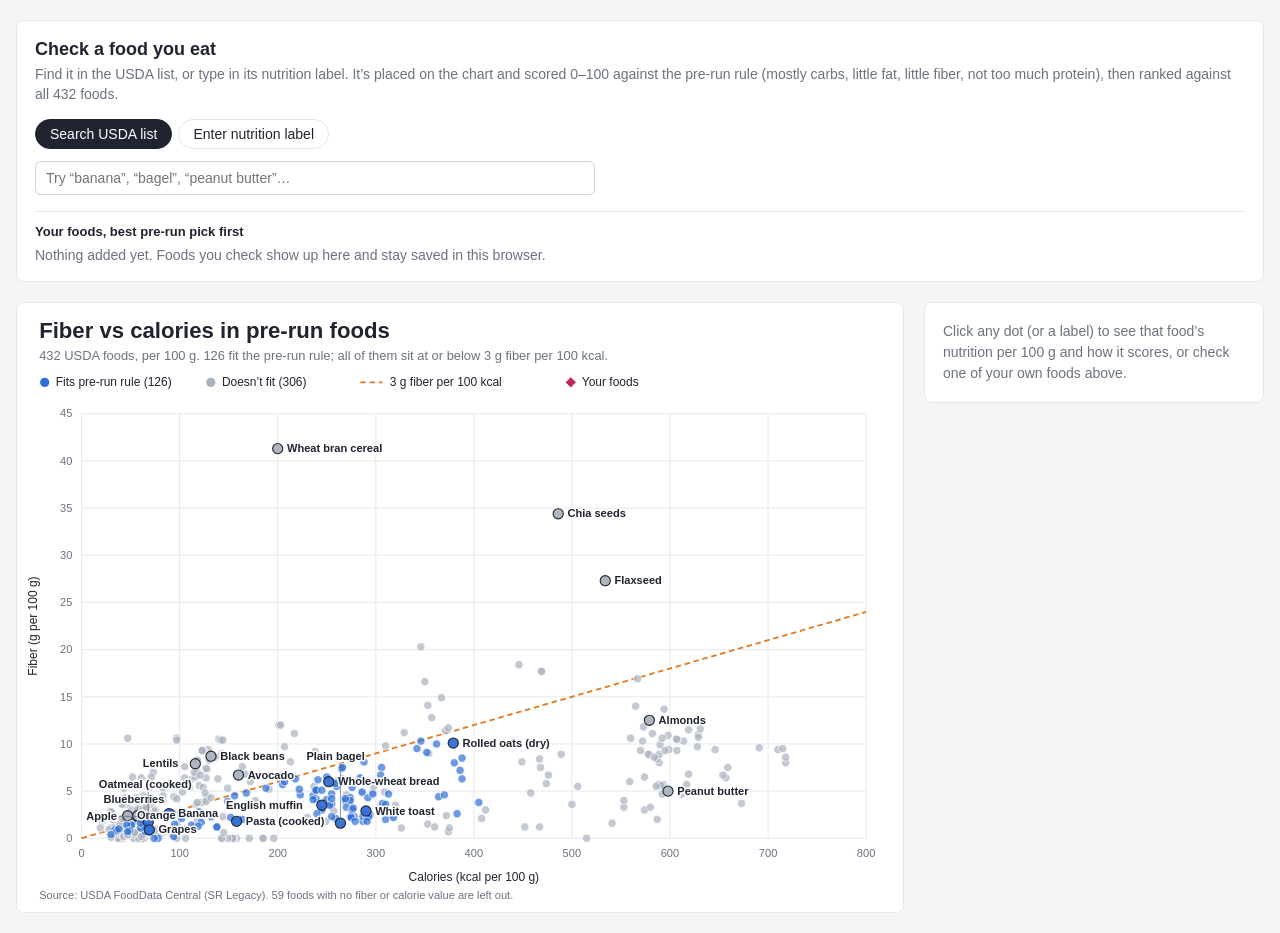
<file: prerun-foods-analysis/fiber_vs_calories.html>
<!doctype html>
<html lang="en">
<head>
<meta charset="utf-8">
<meta name="viewport" content="width=device-width, initial-scale=1">
<title>Pre-Run Food Checker</title>
<style>
  :root { --ink:#1f2430; --muted:#6b7280; --line:#e5e7eb; --fits:#2f6fd6; --no:#aab2bf; --accent:#e07b24;
          --mine:#c2255c; --good:#1f7a4d; --goodbg:#e2f3ea; --mid:#8a5a00; --midbg:#fbf0d9; --bad:#a1262e; --badbg:#fbe4e5;
          color-scheme: light; }
  * { box-sizing: border-box; }
  body { margin:0; background:#f4f5f7; color:var(--ink); font-family:-apple-system, 'Segoe UI', Helvetica, Arial, sans-serif; font-size:14px; }
  .wrap { display:flex; flex-wrap:wrap; gap:20px; padding:20px max(16px, env(safe-area-inset-left)); align-items:flex-start; }
  .card { background:#fff; border:1px solid var(--line); border-radius:8px; }
  .checker { flex:1 1 100%; padding:18px; }
  .checker h1 { font-size:18px; margin:0 0 4px; }
  .checker .sub { color:var(--muted); margin:0 0 14px; line-height:1.45; }
  .tabs { display:flex; gap:6px; margin-bottom:12px; }
  .tabs button { font:inherit; padding:6px 14px; border-radius:999px; border:1px solid var(--line); background:#fff; color:var(--ink); cursor:pointer; }
  .tabs button[aria-selected="true"] { background:var(--ink); color:#fff; border-color:var(--ink); }
  .searchbox { position:relative; max-width:560px; }
  input[type=text], input[type=number] { font:inherit; padding:8px 10px; border:1px solid #cfd4dc; border-radius:6px; width:100%; background:#fff; color:var(--ink); }
  input:focus { outline:2px solid #9ec0f5; outline-offset:0; border-color:#2f6fd6; }
  .results { list-style:none; margin:4px 0 0; padding:4px 0; position:absolute; z-index:5; left:0; right:0; background:#fff;
             border:1px solid var(--line); border-radius:6px; box-shadow:0 6px 18px rgba(0,0,0,.08); max-height:300px; overflow:auto; }
  .results li { padding:7px 10px; cursor:pointer; display:flex; justify-content:space-between; gap:10px; }
  .results li[aria-selected="true"], .results li:hover { background:#eef3fc; }
  .results small { color:var(--muted); white-space:nowrap; }
  .results .none { color:var(--muted); cursor:default; }
  form.label { display:grid; grid-template-columns:repeat(auto-fill, minmax(130px, 1fr)); gap:10px 12px; align-items:end; }
  form.label label { display:flex; flex-direction:column; gap:4px; font-size:12px; color:var(--muted); }
  form.label .wide { grid-column:1 / -1; max-width:560px; }
  .btn { font:inherit; font-weight:600; padding:8px 16px; border-radius:6px; border:0; background:var(--mine); color:#fff; cursor:pointer; }
  .btn.ghost { background:#fff; color:var(--ink); border:1px solid var(--line); font-weight:500; }
  .err { color:var(--bad); margin:8px 0 0; min-height:1em; }
  .mine-list { margin-top:16px; border-top:1px solid var(--line); padding-top:12px; }
  .mine-list h3 { font-size:13px; margin:0 0 8px; display:flex; justify-content:space-between; align-items:center; }
  .mine-list ol { margin:0; padding:0; list-style:none; display:flex; flex-wrap:wrap; gap:8px; }
  .chip { display:inline-flex; align-items:center; gap:6px; border:1px solid var(--line); border-radius:999px; padding:3px 4px 3px 10px; cursor:pointer; background:#fff; }
  .chip:hover { border-color:#b9c0cb; }
  .chip b { font-variant-numeric:tabular-nums; }
  .chip .x { border:0; background:none; color:var(--muted); cursor:pointer; font-size:15px; line-height:1; padding:2px 6px; border-radius:999px; }
  .chip .x:hover { background:#eceef1; color:var(--ink); }
  .empty { color:var(--muted); margin:0; }
  .chart { flex:1 1 640px; min-width:0; overflow:hidden; }
  .chart svg { width:100%; height:auto; display:block; }
  .dot, .lbl, .mine { cursor:pointer; }
  .dot:hover { stroke:var(--ink); stroke-width:2; }
  aside { flex:0 1 340px; min-width:260px; padding:18px; position:sticky; top:20px; }
  aside h2 { margin:0 0 4px; font-size:17px; line-height:1.3; }
  .group { color:var(--muted); margin:0 0 12px; }
  .pill { display:inline-block; padding:2px 10px; border-radius:999px; font-size:12px; font-weight:600; margin-bottom:12px; }
  .pill.yes { background:#e3ecfb; color:#1d4fa3; }
  .pill.no { background:#eceef1; color:#4b5563; }
  .pill.you { background:#fbe3ec; color:var(--mine); margin-left:4px; }
  .score { display:flex; gap:14px; align-items:center; padding:12px; border-radius:8px; margin:0 0 12px; }
  .score.good { background:var(--goodbg); color:var(--good); } .score.mid { background:var(--midbg); color:var(--mid); } .score.bad { background:var(--badbg); color:var(--bad); }
  .score .big { font-size:30px; font-weight:700; font-variant-numeric:tabular-nums; line-height:1; }
  .score .big small { font-size:13px; font-weight:600; }
  .score .verdict { font-weight:700; }
  .score .rank { font-size:12px; color:var(--ink); margin-top:2px; }
  .checks { list-style:none; padding:0; margin:0 0 12px; }
  .checks li { display:flex; gap:8px; padding:3px 0; }
  .checks .ok { color:var(--good); font-weight:700; } .checks .miss { color:var(--bad); font-weight:700; }
  .checks span:last-child { color:var(--muted); margin-left:auto; font-variant-numeric:tabular-nums; }
  table { width:100%; border-collapse:collapse; font-variant-numeric:tabular-nums; }
  td { padding:5px 0; border-bottom:1px solid var(--line); }
  td:last-child { text-align:right; font-weight:600; }
  .bar { display:flex; height:10px; border-radius:5px; overflow:hidden; margin:14px 0 4px; background:var(--line); }
  .bar span:nth-child(1) { background:#3b82f6; } .bar span:nth-child(2) { background:#10b981; } .bar span:nth-child(3) { background:#f59e0b; }
  .legend { font-size:12px; color:var(--muted); }
  .hint { color:var(--muted); line-height:1.5; margin:0; }
  .note { font-size:12px; color:var(--muted); line-height:1.45; margin:10px 0 0; }
  .near { font-size:12px; color:var(--muted); margin:12px 0 0; line-height:1.5; }
  .near button { font:inherit; border:0; background:none; color:#1d4fa3; padding:0; cursor:pointer; text-decoration:underline; }
  a { color:#1d4fa3; }
  .src { font-size:12px; margin-top:12px; }
  details.how { margin-top:12px; font-size:12px; color:var(--muted); line-height:1.5; }
  details.how summary { cursor:pointer; color:var(--ink); }
  [hidden] { display:none !important; }
</style>
</head>
<body>
<div class="wrap">
  <section class="card checker" aria-labelledby="chk-h">
    <h1 id="chk-h">Check a food you eat</h1>
    <p class="sub">Find it in the USDA list, or type in its nutrition label. It’s placed on the chart and scored 0–100 against the
      pre-run rule (mostly carbs, little fat, little fiber, not too much protein), then ranked against all 432 foods.</p>
    <div class="tabs" role="tablist">
      <button type="button" role="tab" id="tab-search" aria-selected="true" aria-controls="pane-search">Search USDA list</button>
      <button type="button" role="tab" id="tab-label" aria-selected="false" aria-controls="pane-label">Enter nutrition label</button>
    </div>
    <div id="pane-search" role="tabpanel" aria-labelledby="tab-search">
      <div class="searchbox">
        <input id="q" type="text" placeholder="Try “banana”, “bagel”, “peanut butter”…" autocomplete="off"
               role="combobox" aria-expanded="false" aria-controls="results" aria-autocomplete="list">
        <ul id="results" class="results" role="listbox" hidden></ul>
      </div>
    </div>
    <div id="pane-label" role="tabpanel" aria-labelledby="tab-label" hidden>
      <form class="label" id="label-form" novalidate>
        <label class="wide">Food name<input type="text" name="name" placeholder="e.g. Honey Stinger waffle" required></label>
        <label>Serving size (g)<input type="number" name="grams" min="1" step="any" value="100" required></label>
        <label>Calories<input type="number" name="kcal" min="1" step="any" required></label>
        <label>Total carbs (g)<input type="number" name="carbs" min="0" step="any" required></label>
        <label>Fiber (g)<input type="number" name="fiber" min="0" step="any" required></label>
        <label>Protein (g)<input type="number" name="protein" min="0" step="any" required></label>
        <label>Fat (g)<input type="number" name="fat" min="0" step="any" required></label>
        <label>Sugar (g, optional)<input type="number" name="sugar" min="0" step="any"></label>
        <div><button class="btn" type="submit">Add to chart</button></div>
      </form>
      <p class="err" id="form-err" role="alert"></p>
    </div>
    <div class="mine-list">
      <h3><span>Your foods, best pre-run pick first</span>
        <button type="button" class="btn ghost" id="clear-mine" hidden>Clear all</button></h3>
      <ol id="mine"></ol>
      <p class="empty" id="mine-empty">Nothing added yet. Foods you check show up here and stay saved in this browser.</p>
    </div>
  </section>
  <div class="card chart"><svg xmlns="http://www.w3.org/2000/svg" width="960" height="660" viewBox="0 0 960 660" font-family="-apple-system, 'Segoe UI', Helvetica, Arial, sans-serif" role="img" aria-label="Scatter chart of fiber versus calories per 100 grams for 432 foods">
<rect width="960" height="660" fill="#ffffff"/>
<text x="24" y="38" font-size="24" font-weight="600" fill="#1f2430">Fiber vs calories in pre-run foods</text>
<text x="24" y="62" font-size="14" fill="#6b7280">432 USDA foods, per 100 g. 126 fit the pre-run rule; all of them sit at or below 3 g fiber per 100 kcal.</text>
<circle cx="30" cy="86" r="5" fill="#2f6fd6"/>
<text x="42" y="90" font-size="13" fill="#1f2430">Fits pre-run rule (126)</text>
<circle cx="210" cy="86" r="5" fill="#aab2bf"/>
<text x="222" y="90" font-size="13" fill="#1f2430">Doesn’t fit (306)</text>
<line x1="372" y1="86" x2="396" y2="86" stroke="#e07b24" stroke-width="2" stroke-dasharray="6 4"/>
<text x="404" y="90" font-size="13" fill="#1f2430">3 g fiber per 100 kcal</text>
<line x1="70.0" y1="120" x2="70.0" y2="580" stroke="#e5e7eb"/>
<text x="70.0" y="600" font-size="12" fill="#6b7280" text-anchor="middle">0</text>
<line x1="176.2" y1="120" x2="176.2" y2="580" stroke="#e5e7eb"/>
<text x="176.2" y="600" font-size="12" fill="#6b7280" text-anchor="middle">100</text>
<line x1="282.5" y1="120" x2="282.5" y2="580" stroke="#e5e7eb"/>
<text x="282.5" y="600" font-size="12" fill="#6b7280" text-anchor="middle">200</text>
<line x1="388.8" y1="120" x2="388.8" y2="580" stroke="#e5e7eb"/>
<text x="388.8" y="600" font-size="12" fill="#6b7280" text-anchor="middle">300</text>
<line x1="495.0" y1="120" x2="495.0" y2="580" stroke="#e5e7eb"/>
<text x="495.0" y="600" font-size="12" fill="#6b7280" text-anchor="middle">400</text>
<line x1="601.2" y1="120" x2="601.2" y2="580" stroke="#e5e7eb"/>
<text x="601.2" y="600" font-size="12" fill="#6b7280" text-anchor="middle">500</text>
<line x1="707.5" y1="120" x2="707.5" y2="580" stroke="#e5e7eb"/>
<text x="707.5" y="600" font-size="12" fill="#6b7280" text-anchor="middle">600</text>
<line x1="813.8" y1="120" x2="813.8" y2="580" stroke="#e5e7eb"/>
<text x="813.8" y="600" font-size="12" fill="#6b7280" text-anchor="middle">700</text>
<line x1="920.0" y1="120" x2="920.0" y2="580" stroke="#e5e7eb"/>
<text x="920.0" y="600" font-size="12" fill="#6b7280" text-anchor="middle">800</text>
<line x1="70" y1="580.0" x2="920" y2="580.0" stroke="#e5e7eb"/>
<text x="60" y="584.0" font-size="12" fill="#6b7280" text-anchor="end">0</text>
<line x1="70" y1="528.9" x2="920" y2="528.9" stroke="#e5e7eb"/>
<text x="60" y="532.9" font-size="12" fill="#6b7280" text-anchor="end">5</text>
<line x1="70" y1="477.8" x2="920" y2="477.8" stroke="#e5e7eb"/>
<text x="60" y="481.8" font-size="12" fill="#6b7280" text-anchor="end">10</text>
<line x1="70" y1="426.7" x2="920" y2="426.7" stroke="#e5e7eb"/>
<text x="60" y="430.7" font-size="12" fill="#6b7280" text-anchor="end">15</text>
<line x1="70" y1="375.6" x2="920" y2="375.6" stroke="#e5e7eb"/>
<text x="60" y="379.6" font-size="12" fill="#6b7280" text-anchor="end">20</text>
<line x1="70" y1="324.4" x2="920" y2="324.4" stroke="#e5e7eb"/>
<text x="60" y="328.4" font-size="12" fill="#6b7280" text-anchor="end">25</text>
<line x1="70" y1="273.3" x2="920" y2="273.3" stroke="#e5e7eb"/>
<text x="60" y="277.3" font-size="12" fill="#6b7280" text-anchor="end">30</text>
<line x1="70" y1="222.2" x2="920" y2="222.2" stroke="#e5e7eb"/>
<text x="60" y="226.2" font-size="12" fill="#6b7280" text-anchor="end">35</text>
<line x1="70" y1="171.1" x2="920" y2="171.1" stroke="#e5e7eb"/>
<text x="60" y="175.1" font-size="12" fill="#6b7280" text-anchor="end">40</text>
<line x1="70" y1="120.0" x2="920" y2="120.0" stroke="#e5e7eb"/>
<text x="60" y="124.0" font-size="12" fill="#6b7280" text-anchor="end">45</text>
<text x="495.0" y="626" font-size="13" fill="#1f2430" text-anchor="middle">Calories (kcal per 100 g)</text>
<text transform="translate(22 350.0) rotate(-90)" font-size="13" fill="#1f2430" text-anchor="middle">Fiber (g per 100 g)</text>
<line x1="70.0" y1="580.0" x2="920.0" y2="334.7" stroke="#e07b24" stroke-width="2" stroke-dasharray="6 4"/>
<g id="dots">
<circle class="dot" data-i="0" cx="343.1" cy="550.4" r="4.5" fill="#aab2bf" fill-opacity="0.7" stroke="#ffffff" stroke-width="0.8"><title>Andrea&#x27;s, Gluten Free Soft Dinner Roll (Breads &amp; baked): 257 kcal, 2.9 g fiber</title></circle>
<circle class="dot" data-i="11" cx="445.1" cy="564.7" r="4.5" fill="#aab2bf" fill-opacity="0.7" stroke="#ffffff" stroke-width="0.8"><title>Biscuits, plain or buttermilk, prepared from recipe (Breads &amp; baked): 353 kcal, 1.5 g fiber</title></circle>
<circle class="dot" data-i="13" cx="416.4" cy="568.8" r="4.5" fill="#aab2bf" fill-opacity="0.7" stroke="#ffffff" stroke-width="0.8"><title>Bread, banana, prepared from recipe, made with margarine (Breads &amp; baked): 326 kcal, 1.1 g fiber</title></circle>
<circle class="dot" data-i="14" cx="385.6" cy="529.9" r="4.5" fill="#aab2bf" fill-opacity="0.7" stroke="#ffffff" stroke-width="0.8"><title>Bread, chapati or roti, plain, commercially prepared (Breads &amp; baked): 297 kcal, 4.9 g fiber</title></circle>
<circle class="dot" data-i="15" cx="503.5" cy="558.5" r="4.5" fill="#aab2bf" fill-opacity="0.7" stroke="#ffffff" stroke-width="0.8"><title>Bread, cheese (Breads &amp; baked): 408 kcal, 2.1 g fiber</title></circle>
<circle class="dot" data-i="25" cx="373.9" cy="530.9" r="4.5" fill="#aab2bf" fill-opacity="0.7" stroke="#ffffff" stroke-width="0.8"><title>Bread, naan, whole wheat, commercially prepared, refrigerated (Breads &amp; baked): 286 kcal, 4.8 g fiber</title></circle>
<circle class="dot" data-i="37" cx="283.6" cy="457.3" r="4.5" fill="#aab2bf" fill-opacity="0.7" stroke="#ffffff" stroke-width="0.8"><title>Bread, reduced-calorie, oat bran (Breads &amp; baked): 201 kcal, 12 g fiber</title></circle>
<circle class="dot" data-i="38" cx="285.7" cy="457.3" r="4.5" fill="#aab2bf" fill-opacity="0.7" stroke="#ffffff" stroke-width="0.8"><title>Bread, reduced-calorie, rye (Breads &amp; baked): 203 kcal, 12 g fiber</title></circle>
<circle class="dot" data-i="39" cx="300.6" cy="466.5" r="4.5" fill="#aab2bf" fill-opacity="0.7" stroke="#ffffff" stroke-width="0.8"><title>Bread, reduced-calorie, wheat (Breads &amp; baked): 217 kcal, 11.1 g fiber</title></circle>
<circle class="dot" data-i="40" cx="289.9" cy="480.8" r="4.5" fill="#aab2bf" fill-opacity="0.7" stroke="#ffffff" stroke-width="0.8"><title>Bread, reduced-calorie, white (Breads &amp; baked): 207 kcal, 9.7 g fiber</title></circle>
<circle class="dot" data-i="44" cx="467.4" cy="572.8" r="4.5" fill="#aab2bf" fill-opacity="0.7" stroke="#ffffff" stroke-width="0.8"><title>Bread, salvadoran sweet cheese (quesadilla salvadorena) (Breads &amp; baked): 374 kcal, 0.7 g fiber</title></circle>
<circle class="dot" data-i="45" cx="507.8" cy="549.3" r="4.5" fill="#aab2bf" fill-opacity="0.7" stroke="#ffffff" stroke-width="0.8"><title>Bread, sticks, plain (Breads &amp; baked): 412 kcal, 3 g fiber</title></circle>
<circle class="dot" data-i="50" cx="322.9" cy="486.0" r="4.5" fill="#aab2bf" fill-opacity="0.7" stroke="#ffffff" stroke-width="0.8"><title>Bread, white wheat (Breads &amp; baked): 238 kcal, 9.2 g fiber</title></circle>
<circle class="dot" data-i="56" cx="550.2" cy="567.7" r="4.5" fill="#aab2bf" fill-opacity="0.7" stroke="#ffffff" stroke-width="0.8"><title>Cinnamon buns, frosted (includes honey buns) (Breads &amp; baked): 452 kcal, 1.2 g fiber</title></circle>
<circle class="dot" data-i="59" cx="334.6" cy="561.6" r="4.5" fill="#aab2bf" fill-opacity="0.7" stroke="#ffffff" stroke-width="0.8"><title>Focaccia, Italian flatbread, plain (Breads &amp; baked): 249 kcal, 1.8 g fiber</title></circle>
<circle class="dot" data-i="60" cx="617.2" cy="580.0" r="4.5" fill="#aab2bf" fill-opacity="0.7" stroke="#ffffff" stroke-width="0.8"><title>Glutino, Gluten Free Wafers, Lemon Flavored (Breads &amp; baked): 515 kcal, 0 g fiber</title></circle>
<circle class="dot" data-i="61" cx="644.8" cy="563.6" r="4.5" fill="#aab2bf" fill-opacity="0.7" stroke="#ffffff" stroke-width="0.8"><title>Glutino, Gluten Free Wafers, Milk Chocolate (Breads &amp; baked): 541 kcal, 1.6 g fiber</title></circle>
<circle class="dot" data-i="62" cx="566.2" cy="567.7" r="4.5" fill="#aab2bf" fill-opacity="0.7" stroke="#ffffff" stroke-width="0.8"><title>Keikitos (muffins), Latino bakery item (Breads &amp; baked): 467 kcal, 1.2 g fiber</title></circle>
<circle class="dot" data-i="67" cx="285.7" cy="511.5" r="4.5" fill="#aab2bf" fill-opacity="0.7" stroke="#ffffff" stroke-width="0.8"><title>Muffins, English, whole-wheat (Breads &amp; baked): 203 kcal, 6.7 g fiber</title></circle>
<circle class="dot" data-i="68" cx="468.4" cy="568.8" r="4.5" fill="#aab2bf" fill-opacity="0.7" stroke="#ffffff" stroke-width="0.8"><title>Muffins, blueberry, commercially prepared (Includes mini-muffins) (Breads &amp; baked): 375 kcal, 1.1 g fiber</title></circle>
<circle class="dot" data-i="69" cx="394.1" cy="545.2" r="4.5" fill="#aab2bf" fill-opacity="0.7" stroke="#ffffff" stroke-width="0.8"><title>Muffins, corn, commercially prepared (Breads &amp; baked): 305 kcal, 3.4 g fiber</title></circle>
<circle class="dot" data-i="70" cx="356.9" cy="533.0" r="4.5" fill="#aab2bf" fill-opacity="0.7" stroke="#ffffff" stroke-width="0.8"><title>Muffins, oat bran (Breads &amp; baked): 270 kcal, 4.6 g fiber</title></circle>
<circle class="dot" data-i="75" cx="411.1" cy="548.3" r="4.5" fill="#aab2bf" fill-opacity="0.7" stroke="#ffffff" stroke-width="0.8"><title>Rolls, dinner, sweet (Breads &amp; baked): 321 kcal, 3.1 g fiber</title></circle>
<circle class="dot" data-i="76" cx="360.1" cy="541.2" r="4.5" fill="#aab2bf" fill-opacity="0.7" stroke="#ffffff" stroke-width="0.8"><title>Rolls, dinner, wheat (Breads &amp; baked): 273 kcal, 3.8 g fiber</title></circle>
<circle class="dot" data-i="85" cx="410.0" cy="544.2" r="4.5" fill="#aab2bf" fill-opacity="0.7" stroke="#ffffff" stroke-width="0.8"><title>Rudi&#x27;s, Gluten-Free Bakery, Original Sandwich Bread (Breads &amp; baked): 320 kcal, 3.5 g fiber</title></circle>
<circle class="dot" data-i="88" cx="361.1" cy="557.5" r="4.5" fill="#aab2bf" fill-opacity="0.7" stroke="#ffffff" stroke-width="0.8"><title>Strudel, apple (Breads &amp; baked): 274 kcal, 2.2 g fiber</title></circle>
<circle class="dot" data-i="89" cx="452.5" cy="567.7" r="4.5" fill="#aab2bf" fill-opacity="0.7" stroke="#ffffff" stroke-width="0.8"><title>Sweet rolls, cheese (Breads &amp; baked): 360 kcal, 1.2 g fiber</title></circle>
<circle class="dot" data-i="90" cx="465.2" cy="555.5" r="4.5" fill="#aab2bf" fill-opacity="0.7" stroke="#ffffff" stroke-width="0.8"><title>Sweet rolls, cinnamon, commercially prepared with raisins (Breads &amp; baked): 372 kcal, 2.4 g fiber</title></circle>
<circle class="dot" data-i="91" cx="575.8" cy="511.5" r="4.5" fill="#aab2bf" fill-opacity="0.7" stroke="#ffffff" stroke-width="0.8"><title>Taco shells, baked (Breads &amp; baked): 476 kcal, 6.7 g fiber</title></circle>
<circle class="dot" data-i="92" cx="567.2" cy="503.3" r="4.5" fill="#aab2bf" fill-opacity="0.7" stroke="#ffffff" stroke-width="0.8"><title>Taco shells, baked, without added salt (Breads &amp; baked): 468 kcal, 7.5 g fiber</title></circle>
<circle class="dot" data-i="95" cx="399.4" cy="479.8" r="4.5" fill="#aab2bf" fill-opacity="0.7" stroke="#ffffff" stroke-width="0.8"><title>Tortillas, ready-to-bake or -fry, whole wheat (Breads &amp; baked): 310 kcal, 9.8 g fiber</title></circle>
<circle class="dot" data-i="96" cx="573.6" cy="520.7" r="4.5" fill="#aab2bf" fill-opacity="0.7" stroke="#ffffff" stroke-width="0.8"><title>Tostada shells, corn (Breads &amp; baked): 474 kcal, 5.8 g fiber</title></circle>
<circle class="dot" data-i="98" cx="386.6" cy="523.8" r="4.5" fill="#aab2bf" fill-opacity="0.7" stroke="#ffffff" stroke-width="0.8"><title>Udi&#x27;s, Gluten Free, Soft &amp; Delicious White Sandwich Bread (Breads &amp; baked): 298 kcal, 5.5 g fiber</title></circle>
<circle class="dot" data-i="99" cx="398.3" cy="529.9" r="4.5" fill="#aab2bf" fill-opacity="0.7" stroke="#ffffff" stroke-width="0.8"><title>Udi&#x27;s, Gluten Free, Soft &amp; Hearty Whole Grain Bread (Breads &amp; baked): 309 kcal, 4.9 g fiber</title></circle>
<circle class="dot" data-i="100" cx="419.6" cy="465.5" r="4.5" fill="#aab2bf" fill-opacity="0.7" stroke="#ffffff" stroke-width="0.8"><title>Udi&#x27;s, Gluten Free, Whole Grain Dinner Rolls (Breads &amp; baked): 329 kcal, 11.2 g fiber</title></circle>
<circle class="dot" data-i="104" cx="445.1" cy="435.9" r="4.5" fill="#aab2bf" fill-opacity="0.7" stroke="#ffffff" stroke-width="0.8"><title>Cereals ready-to-eat, HEALTH VALLEY, FIBER 7 Flakes (Breakfast cereals): 353 kcal, 14.1 g fiber</title></circle>
<circle class="dot" data-i="106" cx="441.9" cy="410.3" r="4.5" fill="#aab2bf" fill-opacity="0.7" stroke="#ffffff" stroke-width="0.8"><title>Cereals ready-to-eat, NATURE&#x27;S PATH, Organic FLAX PLUS flakes (Breakfast cereals): 350 kcal, 16.6 g fiber</title></circle>
<circle class="dot" data-i="107" cx="566.2" cy="494.1" r="4.5" fill="#aab2bf" fill-opacity="0.7" stroke="#ffffff" stroke-width="0.8"><title>Cereals ready-to-eat, NATURE&#x27;S PATH, Organic FLAX PLUS, Pumpkin Granola (Breakfast cereals): 467 kcal, 8.4 g fiber</title></circle>
<circle class="dot" data-i="110" cx="437.6" cy="372.5" r="4.5" fill="#aab2bf" fill-opacity="0.7" stroke="#ffffff" stroke-width="0.8"><title>Cereals ready-to-eat, UNCLE SAM CEREAL (Breakfast cereals): 346 kcal, 20.3 g fiber</title></circle>
<circle class="dot" data-i="111" cx="464.2" cy="463.5" r="4.5" fill="#aab2bf" fill-opacity="0.7" stroke="#ffffff" stroke-width="0.8"><title>Cereals ready-to-eat, WEETABIX whole grain cereal (Breakfast cereals): 371 kcal, 11.4 g fiber</title></circle>
<circle class="dot" data-i="113" cx="589.6" cy="489.0" r="4.5" fill="#aab2bf" fill-opacity="0.7" stroke="#ffffff" stroke-width="0.8"><title>Cereals ready-to-eat, granola, homemade (Breakfast cereals): 489 kcal, 8.9 g fiber</title></circle>
<circle class="dot" data-i="115" cx="129.5" cy="552.4" r="4.5" fill="#aab2bf" fill-opacity="0.7" stroke="#ffffff" stroke-width="0.8"><title>Cereals, WHEATENA, cooked with water (Breakfast cereals): 56 kcal, 2.7 g fiber</title></circle>
<circle class="dot" data-i="116" cx="449.3" cy="449.2" r="4.5" fill="#aab2bf" fill-opacity="0.7" stroke="#ffffff" stroke-width="0.8"><title>Cereals, WHEATENA, dry (Breakfast cereals): 357 kcal, 12.8 g fiber</title></circle>
<circle class="dot" data-i="127" cx="170.9" cy="579.0" r="4.5" fill="#aab2bf" fill-opacity="0.7" stroke="#ffffff" stroke-width="0.8"><title>Cheese, cottage, with vegetables (Dairy &amp; eggs): 95 kcal, 0.1 g fiber</title></circle>
<circle class="dot" data-i="128" cx="266.6" cy="580.0" r="4.5" fill="#aab2bf" fill-opacity="0.7" stroke="#ffffff" stroke-width="0.8"><title>Egg, duck, whole, fresh, raw (Dairy &amp; eggs): 185 kcal, 0 g fiber</title></circle>
<circle class="dot" data-i="129" cx="266.6" cy="580.0" r="4.5" fill="#aab2bf" fill-opacity="0.7" stroke="#ffffff" stroke-width="0.8"><title>Egg, goose, whole, fresh, raw (Dairy &amp; eggs): 185 kcal, 0 g fiber</title></circle>
<circle class="dot" data-i="130" cx="237.9" cy="580.0" r="4.5" fill="#aab2bf" fill-opacity="0.7" stroke="#ffffff" stroke-width="0.8"><title>Egg, quail, whole, fresh, raw (Dairy &amp; eggs): 158 kcal, 0 g fiber</title></circle>
<circle class="dot" data-i="131" cx="251.7" cy="580.0" r="4.5" fill="#aab2bf" fill-opacity="0.7" stroke="#ffffff" stroke-width="0.8"><title>Egg, turkey, whole, fresh, raw (Dairy &amp; eggs): 171 kcal, 0 g fiber</title></circle>
<circle class="dot" data-i="132" cx="278.2" cy="580.0" r="4.5" fill="#aab2bf" fill-opacity="0.7" stroke="#ffffff" stroke-width="0.8"><title>Egg, whole, cooked, fried (Dairy &amp; eggs): 196 kcal, 0 g fiber</title></circle>
<circle class="dot" data-i="133" cx="234.7" cy="580.0" r="4.5" fill="#aab2bf" fill-opacity="0.7" stroke="#ffffff" stroke-width="0.8"><title>Egg, whole, cooked, hard-boiled (Dairy &amp; eggs): 155 kcal, 0 g fiber</title></circle>
<circle class="dot" data-i="134" cx="233.6" cy="580.0" r="4.5" fill="#aab2bf" fill-opacity="0.7" stroke="#ffffff" stroke-width="0.8"><title>Egg, whole, cooked, omelet (Dairy &amp; eggs): 154 kcal, 0 g fiber</title></circle>
<circle class="dot" data-i="135" cx="221.9" cy="580.0" r="4.5" fill="#aab2bf" fill-opacity="0.7" stroke="#ffffff" stroke-width="0.8"><title>Egg, whole, cooked, poached (Dairy &amp; eggs): 143 kcal, 0 g fiber</title></circle>
<circle class="dot" data-i="136" cx="228.3" cy="580.0" r="4.5" fill="#aab2bf" fill-opacity="0.7" stroke="#ffffff" stroke-width="0.8"><title>Egg, whole, cooked, scrambled (Dairy &amp; eggs): 149 kcal, 0 g fiber</title></circle>
<circle class="dot" data-i="137" cx="221.9" cy="580.0" r="4.5" fill="#aab2bf" fill-opacity="0.7" stroke="#ffffff" stroke-width="0.8"><title>Egg, whole, raw, fresh (Dairy &amp; eggs): 143 kcal, 0 g fiber</title></circle>
<circle class="dot" data-i="138" cx="151.8" cy="569.8" r="4.5" fill="#aab2bf" fill-opacity="0.7" stroke="#ffffff" stroke-width="0.8"><title>Milk, chocolate beverage, hot cocoa, homemade (Dairy &amp; eggs): 77 kcal, 1 g fiber</title></circle>
<circle class="dot" data-i="139" cx="158.2" cy="571.8" r="4.5" fill="#aab2bf" fill-opacity="0.7" stroke="#ffffff" stroke-width="0.8"><title>Milk, chocolate, fluid, commercial, whole, with added vitamin A and vitamin D (Dairy &amp; eggs): 83 kcal, 0.8 g fiber</title></circle>
<circle class="dot" data-i="140" cx="136.9" cy="580.0" r="4.5" fill="#aab2bf" fill-opacity="0.7" stroke="#ffffff" stroke-width="0.8"><title>Milk, filled, fluid, with blend of hydrogenated vegetable oils (Dairy &amp; eggs): 63 kcal, 0 g fiber</title></circle>
<circle class="dot" data-i="141" cx="136.9" cy="580.0" r="4.5" fill="#aab2bf" fill-opacity="0.7" stroke="#ffffff" stroke-width="0.8"><title>Milk, filled, fluid, with lauric acid oil (Dairy &amp; eggs): 63 kcal, 0 g fiber</title></circle>
<circle class="dot" data-i="142" cx="114.6" cy="580.0" r="4.5" fill="#aab2bf" fill-opacity="0.7" stroke="#ffffff" stroke-width="0.8"><title>Milk, fluid, 1% fat, without added vitamin A and vitamin D (Dairy &amp; eggs): 42 kcal, 0 g fiber</title></circle>
<circle class="dot" data-i="143" cx="138.0" cy="580.0" r="4.5" fill="#aab2bf" fill-opacity="0.7" stroke="#ffffff" stroke-width="0.8"><title>Milk, producer, fluid, 3.7% milkfat (Dairy &amp; eggs): 64 kcal, 0 g fiber</title></circle>
<circle class="dot" data-i="144" cx="134.8" cy="580.0" r="4.5" fill="#aab2bf" fill-opacity="0.7" stroke="#ffffff" stroke-width="0.8"><title>Milk, whole, 3.25% milkfat, with added vitamin D (Dairy &amp; eggs): 61 kcal, 0 g fiber</title></circle>
<circle class="dot" data-i="145" cx="134.8" cy="580.0" r="4.5" fill="#aab2bf" fill-opacity="0.7" stroke="#ffffff" stroke-width="0.8"><title>Milk, whole, 3.25% milkfat, without added vitamin A and vitamin D (Dairy &amp; eggs): 61 kcal, 0 g fiber</title></circle>
<circle class="dot" data-i="146" cx="163.5" cy="557.5" r="4.5" fill="#aab2bf" fill-opacity="0.7" stroke="#ffffff" stroke-width="0.8"><title>Nutritional supplement for people with diabetes, liquid (Dairy &amp; eggs): 88 kcal, 2.2 g fiber</title></circle>
<circle class="dot" data-i="147" cx="168.8" cy="573.9" r="4.5" fill="#aab2bf" fill-opacity="0.7" stroke="#ffffff" stroke-width="0.8"><title>Yogurt, Greek, 2% fat, apricot, CHOBANI (Dairy &amp; eggs): 93 kcal, 0.6 g fiber</title></circle>
<circle class="dot" data-i="148" cx="167.8" cy="574.9" r="4.5" fill="#aab2bf" fill-opacity="0.7" stroke="#ffffff" stroke-width="0.8"><title>Yogurt, Greek, 2% fat, key lime blend, CHOBANI (Dairy &amp; eggs): 92 kcal, 0.5 g fiber</title></circle>
<circle class="dot" data-i="149" cx="168.8" cy="574.9" r="4.5" fill="#aab2bf" fill-opacity="0.7" stroke="#ffffff" stroke-width="0.8"><title>Yogurt, Greek, 2% fat, mango, CHOBANI (Dairy &amp; eggs): 93 kcal, 0.5 g fiber</title></circle>
<circle class="dot" data-i="150" cx="169.9" cy="572.8" r="4.5" fill="#aab2bf" fill-opacity="0.7" stroke="#ffffff" stroke-width="0.8"><title>Yogurt, Greek, 2% fat, pineapple, CHOBANI (Dairy &amp; eggs): 94 kcal, 0.7 g fiber</title></circle>
<circle class="dot" data-i="151" cx="163.5" cy="572.8" r="4.5" fill="#aab2bf" fill-opacity="0.7" stroke="#ffffff" stroke-width="0.8"><title>Yogurt, Greek, 2% fat, strawberry banana, CHOBANI (Dairy &amp; eggs): 88 kcal, 0.7 g fiber</title></circle>
<circle class="dot" data-i="152" cx="167.8" cy="574.9" r="4.5" fill="#aab2bf" fill-opacity="0.7" stroke="#ffffff" stroke-width="0.8"><title>Yogurt, Greek, 2%fat, coconut blend, CHOBANI (Dairy &amp; eggs): 92 kcal, 0.5 g fiber</title></circle>
<circle class="dot" data-i="153" cx="157.1" cy="574.9" r="4.5" fill="#aab2bf" fill-opacity="0.7" stroke="#ffffff" stroke-width="0.8"><title>Yogurt, Greek, Blueberry, CHOBANI (Dairy &amp; eggs): 82 kcal, 0.5 g fiber</title></circle>
<circle class="dot" data-i="154" cx="182.6" cy="580.0" r="4.5" fill="#aab2bf" fill-opacity="0.7" stroke="#ffffff" stroke-width="0.8"><title>Yogurt, Greek, fruit, whole milk (Dairy &amp; eggs): 106 kcal, 0 g fiber</title></circle>
<circle class="dot" data-i="155" cx="173.1" cy="580.0" r="4.5" fill="#aab2bf" fill-opacity="0.7" stroke="#ffffff" stroke-width="0.8"><title>Yogurt, Greek, plain, whole milk (Dairy &amp; eggs): 97 kcal, 0 g fiber</title></circle>
<circle class="dot" data-i="156" cx="182.6" cy="569.8" r="4.5" fill="#aab2bf" fill-opacity="0.7" stroke="#ffffff" stroke-width="0.8"><title>Yogurt, Greek, strawberry, DANNON OIKOS (Dairy &amp; eggs): 106 kcal, 1 g fiber</title></circle>
<circle class="dot" data-i="157" cx="157.1" cy="571.8" r="4.5" fill="#aab2bf" fill-opacity="0.7" stroke="#ffffff" stroke-width="0.8"><title>Yogurt, Greek, whole, plain, CHOBANI (Dairy &amp; eggs): 82 kcal, 0.8 g fiber</title></circle>
<circle class="dot" data-i="158" cx="129.5" cy="580.0" r="4.5" fill="#aab2bf" fill-opacity="0.7" stroke="#ffffff" stroke-width="0.8"><title>Yogurt, plain, skim milk (Dairy &amp; eggs): 56 kcal, 0 g fiber</title></circle>
<circle class="dot" data-i="159" cx="134.8" cy="580.0" r="4.5" fill="#aab2bf" fill-opacity="0.7" stroke="#ffffff" stroke-width="0.8"><title>Yogurt, plain, whole milk (Dairy &amp; eggs): 61 kcal, 0 g fiber</title></circle>
<circle class="dot" data-i="161" cx="143.3" cy="525.8" r="4.5" fill="#aab2bf" fill-opacity="0.7" stroke="#ffffff" stroke-width="0.8"><title>Abiyuch, raw (Fruits): 69 kcal, 5.3 g fiber</title></circle>
<circle class="dot" data-i="162" cx="104.0" cy="568.8" r="4.5" fill="#aab2bf" fill-opacity="0.7" stroke="#ffffff" stroke-width="0.8"><title>Acerola, (west indian cherry), raw (Fruits): 32 kcal, 1.1 g fiber</title></circle>
<circle class="dot" data-i="163" cx="136.9" cy="558.5" r="4.5" fill="#aab2bf" fill-opacity="0.7" stroke="#ffffff" stroke-width="0.8"><title>Apples, raw, fuji, with skin (Includes foods for USDA&#x27;s Food Distribution Program) (Fruits): 63 kcal, 2.1 g fiber</title></circle>
<circle class="dot" data-i="165" cx="130.6" cy="555.5" r="4.5" fill="#aab2bf" fill-opacity="0.7" stroke="#ffffff" stroke-width="0.8"><title>Apples, raw, golden delicious, with skin (Fruits): 57 kcal, 2.4 g fiber</title></circle>
<circle class="dot" data-i="166" cx="131.6" cy="551.4" r="4.5" fill="#aab2bf" fill-opacity="0.7" stroke="#ffffff" stroke-width="0.8"><title>Apples, raw, granny smith, with skin (Includes foods for USDA&#x27;s Food Distribution Program) (Fruits): 58 kcal, 2.8 g fiber</title></circle>
<circle class="dot" data-i="167" cx="132.7" cy="556.5" r="4.5" fill="#aab2bf" fill-opacity="0.7" stroke="#ffffff" stroke-width="0.8"><title>Apples, raw, red delicious, with skin (Includes foods for USDA&#x27;s Food Distribution Program) (Fruits): 59 kcal, 2.3 g fiber</title></circle>
<circle class="dot" data-i="168" cx="125.2" cy="555.5" r="4.5" fill="#aab2bf" fill-opacity="0.7" stroke="#ffffff" stroke-width="0.8"><title>Apples, raw, with skin (Includes foods for USDA&#x27;s Food Distribution Program) (Fruits): 52 kcal, 2.4 g fiber</title></circle>
<circle class="dot" data-i="170" cx="126.3" cy="555.5" r="4.5" fill="#aab2bf" fill-opacity="0.7" stroke="#ffffff" stroke-width="0.8"><title>Apples, raw, without skin, cooked, boiled (Fruits): 53 kcal, 2.4 g fiber</title></circle>
<circle class="dot" data-i="171" cx="129.5" cy="551.4" r="4.5" fill="#aab2bf" fill-opacity="0.7" stroke="#ffffff" stroke-width="0.8"><title>Apples, raw, without skin, cooked, microwave (Fruits): 56 kcal, 2.8 g fiber</title></circle>
<circle class="dot" data-i="172" cx="121.0" cy="559.6" r="4.5" fill="#aab2bf" fill-opacity="0.7" stroke="#ffffff" stroke-width="0.8"><title>Apricots, raw (Fruits): 48 kcal, 2 g fiber</title></circle>
<circle class="dot" data-i="173" cx="247.4" cy="510.5" r="4.5" fill="#aab2bf" fill-opacity="0.7" stroke="#ffffff" stroke-width="0.8"><title>Avocados, raw, California (Fruits): 167 kcal, 6.8 g fiber</title></circle>
<circle class="dot" data-i="174" cx="197.5" cy="522.8" r="4.5" fill="#aab2bf" fill-opacity="0.7" stroke="#ffffff" stroke-width="0.8"><title>Avocados, raw, Florida (Fruits): 120 kcal, 5.6 g fiber</title></circle>
<circle class="dot" data-i="177" cx="115.7" cy="525.8" r="4.5" fill="#aab2bf" fill-opacity="0.7" stroke="#ffffff" stroke-width="0.8"><title>Blackberries, raw (Fruits): 43 kcal, 5.3 g fiber</title></circle>
<circle class="dot" data-i="179" cx="179.4" cy="529.9" r="4.5" fill="#aab2bf" fill-opacity="0.7" stroke="#ffffff" stroke-width="0.8"><title>Breadfruit, raw (Fruits): 103 kcal, 4.9 g fiber</title></circle>
<circle class="dot" data-i="180" cx="102.9" cy="551.4" r="4.5" fill="#aab2bf" fill-opacity="0.7" stroke="#ffffff" stroke-width="0.8"><title>Carambola, (starfruit), raw (Fruits): 31 kcal, 2.8 g fiber</title></circle>
<circle class="dot" data-i="181" cx="149.7" cy="549.3" r="4.5" fill="#aab2bf" fill-opacity="0.7" stroke="#ffffff" stroke-width="0.8"><title>Cherimoya, raw (Fruits): 75 kcal, 3 g fiber</title></circle>
<circle class="dot" data-i="182" cx="123.1" cy="563.6" r="4.5" fill="#aab2bf" fill-opacity="0.7" stroke="#ffffff" stroke-width="0.8"><title>Cherries, sour, red, raw (Fruits): 50 kcal, 1.6 g fiber</title></circle>
<circle class="dot" data-i="183" cx="136.9" cy="558.5" r="4.5" fill="#aab2bf" fill-opacity="0.7" stroke="#ffffff" stroke-width="0.8"><title>Cherries, sweet, raw (Fruits): 63 kcal, 2.1 g fiber</title></circle>
<circle class="dot" data-i="184" cx="119.9" cy="562.6" r="4.5" fill="#aab2bf" fill-opacity="0.7" stroke="#ffffff" stroke-width="0.8"><title>Clementines, raw (Fruits): 47 kcal, 1.7 g fiber</title></circle>
<circle class="dot" data-i="185" cx="118.9" cy="543.2" r="4.5" fill="#aab2bf" fill-opacity="0.7" stroke="#ffffff" stroke-width="0.8"><title>Cranberries, raw (Fruits): 46 kcal, 3.6 g fiber</title></circle>
<circle class="dot" data-i="186" cx="129.5" cy="536.0" r="4.5" fill="#aab2bf" fill-opacity="0.7" stroke="#ffffff" stroke-width="0.8"><title>Currants, red and white, raw (Fruits): 56 kcal, 4.3 g fiber</title></circle>
<circle class="dot" data-i="188" cx="147.6" cy="508.4" r="4.5" fill="#aab2bf" fill-opacity="0.7" stroke="#ffffff" stroke-width="0.8"><title>Elderberries, raw (Fruits): 73 kcal, 7 g fiber</title></circle>
<circle class="dot" data-i="189" cx="134.8" cy="514.6" r="4.5" fill="#aab2bf" fill-opacity="0.7" stroke="#ffffff" stroke-width="0.8"><title>Feijoa, raw (Fruits): 61 kcal, 6.4 g fiber</title></circle>
<circle class="dot" data-i="190" cx="148.6" cy="550.4" r="4.5" fill="#aab2bf" fill-opacity="0.7" stroke="#ffffff" stroke-width="0.8"><title>Figs, raw (Fruits): 74 kcal, 2.9 g fiber</title></circle>
<circle class="dot" data-i="191" cx="116.8" cy="536.0" r="4.5" fill="#aab2bf" fill-opacity="0.7" stroke="#ffffff" stroke-width="0.8"><title>Gooseberries, raw (Fruits): 44 kcal, 4.3 g fiber</title></circle>
<circle class="dot" data-i="192" cx="104.0" cy="568.8" r="4.5" fill="#aab2bf" fill-opacity="0.7" stroke="#ffffff" stroke-width="0.8"><title>Grapefruit, raw, pink and red and white, all areas (Fruits): 32 kcal, 1.1 g fiber</title></circle>
<circle class="dot" data-i="193" cx="101.9" cy="568.8" r="4.5" fill="#aab2bf" fill-opacity="0.7" stroke="#ffffff" stroke-width="0.8"><title>Grapefruit, raw, pink and red, Florida (Fruits): 30 kcal, 1.1 g fiber</title></circle>
<circle class="dot" data-i="194" cx="114.6" cy="563.6" r="4.5" fill="#aab2bf" fill-opacity="0.7" stroke="#ffffff" stroke-width="0.8"><title>Grapefruit, raw, pink and red, all areas (Fruits): 42 kcal, 1.6 g fiber</title></circle>
<circle class="dot" data-i="195" cx="105.1" cy="568.8" r="4.5" fill="#aab2bf" fill-opacity="0.7" stroke="#ffffff" stroke-width="0.8"><title>Grapefruit, raw, white, all areas (Fruits): 33 kcal, 1.1 g fiber</title></circle>
<circle class="dot" data-i="197" cx="130.6" cy="540.1" r="4.5" fill="#aab2bf" fill-opacity="0.7" stroke="#ffffff" stroke-width="0.8"><title>Grapes, muscadine, raw (Fruits): 57 kcal, 3.9 g fiber</title></circle>
<circle class="dot" data-i="199" cx="142.2" cy="524.8" r="4.5" fill="#aab2bf" fill-opacity="0.7" stroke="#ffffff" stroke-width="0.8"><title>Guavas, common, raw (Fruits): 68 kcal, 5.4 g fiber</title></circle>
<circle class="dot" data-i="200" cx="143.3" cy="524.8" r="4.5" fill="#aab2bf" fill-opacity="0.7" stroke="#ffffff" stroke-width="0.8"><title>Guavas, strawberry, raw (Fruits): 69 kcal, 5.4 g fiber</title></circle>
<circle class="dot" data-i="203" cx="134.8" cy="549.3" r="4.5" fill="#aab2bf" fill-opacity="0.7" stroke="#ffffff" stroke-width="0.8"><title>Kiwifruit, green, raw (Fruits): 61 kcal, 3 g fiber</title></circle>
<circle class="dot" data-i="204" cx="145.4" cy="513.6" r="4.5" fill="#aab2bf" fill-opacity="0.7" stroke="#ffffff" stroke-width="0.8"><title>Kumquats, raw (Fruits): 71 kcal, 6.5 g fiber</title></circle>
<circle class="dot" data-i="205" cx="119.9" cy="471.6" r="4.5" fill="#aab2bf" fill-opacity="0.7" stroke="#ffffff" stroke-width="0.8"><title>Lemon peel, raw (Fruits): 47 kcal, 10.6 g fiber</title></circle>
<circle class="dot" data-i="206" cx="100.8" cy="551.4" r="4.5" fill="#aab2bf" fill-opacity="0.7" stroke="#ffffff" stroke-width="0.8"><title>Lemons, raw, without peel (Fruits): 29 kcal, 2.8 g fiber</title></circle>
<circle class="dot" data-i="207" cx="101.9" cy="551.4" r="4.5" fill="#aab2bf" fill-opacity="0.7" stroke="#ffffff" stroke-width="0.8"><title>Limes, raw (Fruits): 30 kcal, 2.8 g fiber</title></circle>
<circle class="dot" data-i="210" cx="119.9" cy="562.6" r="4.5" fill="#aab2bf" fill-opacity="0.7" stroke="#ffffff" stroke-width="0.8"><title>Loquats, raw (Fruits): 47 kcal, 1.7 g fiber</title></circle>
<circle class="dot" data-i="211" cx="124.2" cy="549.3" r="4.5" fill="#aab2bf" fill-opacity="0.7" stroke="#ffffff" stroke-width="0.8"><title>Mammy-apple, (mamey), raw (Fruits): 51 kcal, 3 g fiber</title></circle>
<circle class="dot" data-i="214" cx="99.8" cy="570.8" r="4.5" fill="#aab2bf" fill-opacity="0.7" stroke="#ffffff" stroke-width="0.8"><title>Melons, casaba, raw (Fruits): 28 kcal, 0.9 g fiber</title></circle>
<circle class="dot" data-i="216" cx="115.7" cy="562.6" r="4.5" fill="#aab2bf" fill-opacity="0.7" stroke="#ffffff" stroke-width="0.8"><title>Mulberries, raw (Fruits): 43 kcal, 1.7 g fiber</title></circle>
<circle class="dot" data-i="217" cx="173.1" cy="471.6" r="4.5" fill="#aab2bf" fill-opacity="0.7" stroke="#ffffff" stroke-width="0.8"><title>Orange peel, raw (Fruits): 97 kcal, 10.6 g fiber</title></circle>
<circle class="dot" data-i="218" cx="122.1" cy="554.4" r="4.5" fill="#aab2bf" fill-opacity="0.7" stroke="#ffffff" stroke-width="0.8"><title>Oranges, raw, California, valencias (Fruits): 49 kcal, 2.5 g fiber</title></circle>
<circle class="dot" data-i="219" cx="118.9" cy="555.5" r="4.5" fill="#aab2bf" fill-opacity="0.7" stroke="#ffffff" stroke-width="0.8"><title>Oranges, raw, Florida (Fruits): 46 kcal, 2.4 g fiber</title></circle>
<circle class="dot" data-i="221" cx="122.1" cy="557.5" r="4.5" fill="#aab2bf" fill-opacity="0.7" stroke="#ffffff" stroke-width="0.8"><title>Oranges, raw, navels (Includes foods for USDA&#x27;s Food Distribution Program) (Fruits): 49 kcal, 2.2 g fiber</title></circle>
<circle class="dot" data-i="222" cx="136.9" cy="534.0" r="4.5" fill="#aab2bf" fill-opacity="0.7" stroke="#ffffff" stroke-width="0.8"><title>Oranges, raw, with peel (Fruits): 63 kcal, 4.5 g fiber</title></circle>
<circle class="dot" data-i="223" cx="115.7" cy="562.6" r="4.5" fill="#aab2bf" fill-opacity="0.7" stroke="#ffffff" stroke-width="0.8"><title>Papayas, raw (Fruits): 43 kcal, 1.7 g fiber</title></circle>
<circle class="dot" data-i="224" cx="173.1" cy="473.7" r="4.5" fill="#aab2bf" fill-opacity="0.7" stroke="#ffffff" stroke-width="0.8"><title>Passion-fruit, (granadilla), purple, raw (Fruits): 97 kcal, 10.4 g fiber</title></circle>
<circle class="dot" data-i="225" cx="111.4" cy="564.7" r="4.5" fill="#aab2bf" fill-opacity="0.7" stroke="#ffffff" stroke-width="0.8"><title>Peaches, yellow, raw (Fruits): 39 kcal, 1.5 g fiber</title></circle>
<circle class="dot" data-i="226" cx="114.6" cy="543.2" r="4.5" fill="#aab2bf" fill-opacity="0.7" stroke="#ffffff" stroke-width="0.8"><title>Pears, asian, raw (Fruits): 42 kcal, 3.6 g fiber</title></circle>
<circle class="dot" data-i="227" cx="130.6" cy="548.3" r="4.5" fill="#aab2bf" fill-opacity="0.7" stroke="#ffffff" stroke-width="0.8"><title>Pears, raw (Fruits): 57 kcal, 3.1 g fiber</title></circle>
<circle class="dot" data-i="228" cx="136.9" cy="548.3" r="4.5" fill="#aab2bf" fill-opacity="0.7" stroke="#ffffff" stroke-width="0.8"><title>Pears, raw, bartlett (Includes foods for USDA&#x27;s Food Distribution Program) (Fruits): 63 kcal, 3.1 g fiber</title></circle>
<circle class="dot" data-i="229" cx="141.2" cy="548.3" r="4.5" fill="#aab2bf" fill-opacity="0.7" stroke="#ffffff" stroke-width="0.8"><title>Pears, raw, bosc (Includes foods for USDA&#x27;s Food Distribution Program) (Fruits): 67 kcal, 3.1 g fiber</title></circle>
<circle class="dot" data-i="230" cx="140.1" cy="548.3" r="4.5" fill="#aab2bf" fill-opacity="0.7" stroke="#ffffff" stroke-width="0.8"><title>Pears, raw, green anjou (Includes foods for USDA&#x27;s Food Distribution Program) (Fruits): 66 kcal, 3.1 g fiber</title></circle>
<circle class="dot" data-i="231" cx="135.9" cy="549.3" r="4.5" fill="#aab2bf" fill-opacity="0.7" stroke="#ffffff" stroke-width="0.8"><title>Pears, raw, red anjou (Fruits): 62 kcal, 3 g fiber</title></circle>
<circle class="dot" data-i="232" cx="144.4" cy="543.2" r="4.5" fill="#aab2bf" fill-opacity="0.7" stroke="#ffffff" stroke-width="0.8"><title>Persimmons, japanese, raw (Fruits): 70 kcal, 3.6 g fiber</title></circle>
<circle class="dot" data-i="238" cx="158.2" cy="539.1" r="4.5" fill="#aab2bf" fill-opacity="0.7" stroke="#ffffff" stroke-width="0.8"><title>Pomegranates, raw (Fruits): 83 kcal, 4 g fiber</title></circle>
<circle class="dot" data-i="239" cx="113.6" cy="543.2" r="4.5" fill="#aab2bf" fill-opacity="0.7" stroke="#ffffff" stroke-width="0.8"><title>Prickly pears, raw (Fruits): 41 kcal, 3.6 g fiber</title></circle>
<circle class="dot" data-i="241" cx="130.6" cy="560.6" r="4.5" fill="#aab2bf" fill-opacity="0.7" stroke="#ffffff" stroke-width="0.8"><title>Quinces, raw (Fruits): 57 kcal, 1.9 g fiber</title></circle>
<circle class="dot" data-i="242" cx="125.2" cy="513.6" r="4.5" fill="#aab2bf" fill-opacity="0.7" stroke="#ffffff" stroke-width="0.8"><title>Raspberries, raw (Fruits): 52 kcal, 6.5 g fiber</title></circle>
<circle class="dot" data-i="243" cx="92.3" cy="561.6" r="4.5" fill="#aab2bf" fill-opacity="0.7" stroke="#ffffff" stroke-width="0.8"><title>Rhubarb, raw (Fruits): 21 kcal, 1.8 g fiber</title></circle>
<circle class="dot" data-i="244" cx="187.9" cy="516.6" r="4.5" fill="#aab2bf" fill-opacity="0.7" stroke="#ffffff" stroke-width="0.8"><title>Rowal, raw (Fruits): 111 kcal, 6.2 g fiber</title></circle>
<circle class="dot" data-i="245" cx="158.2" cy="525.8" r="4.5" fill="#aab2bf" fill-opacity="0.7" stroke="#ffffff" stroke-width="0.8"><title>Sapodilla, raw (Fruits): 83 kcal, 5.3 g fiber</title></circle>
<circle class="dot" data-i="246" cx="201.8" cy="524.8" r="4.5" fill="#aab2bf" fill-opacity="0.7" stroke="#ffffff" stroke-width="0.8"><title>Sapote, mamey, raw (Fruits): 124 kcal, 5.4 g fiber</title></circle>
<circle class="dot" data-i="247" cx="140.1" cy="546.3" r="4.5" fill="#aab2bf" fill-opacity="0.7" stroke="#ffffff" stroke-width="0.8"><title>Soursop, raw (Fruits): 66 kcal, 3.3 g fiber</title></circle>
<circle class="dot" data-i="248" cx="104.0" cy="559.6" r="4.5" fill="#aab2bf" fill-opacity="0.7" stroke="#ffffff" stroke-width="0.8"><title>Strawberries, raw (Fruits): 32 kcal, 2 g fiber</title></circle>
<circle class="dot" data-i="249" cx="169.9" cy="535.0" r="4.5" fill="#aab2bf" fill-opacity="0.7" stroke="#ffffff" stroke-width="0.8"><title>Sugar-apples, (sweetsop), raw (Fruits): 94 kcal, 4.4 g fiber</title></circle>
<circle class="dot" data-i="251" cx="126.3" cy="561.6" r="4.5" fill="#aab2bf" fill-opacity="0.7" stroke="#ffffff" stroke-width="0.8"><title>Tangerines, (mandarin oranges), raw (Fruits): 53 kcal, 1.8 g fiber</title></circle>
<circle class="dot" data-i="254" cx="200.7" cy="541.2" r="4.5" fill="#aab2bf" fill-opacity="0.7" stroke="#ffffff" stroke-width="0.8"><title>Barley, pearled, cooked (Grains &amp; pasta): 123 kcal, 3.8 g fiber</title></circle>
<circle class="dot" data-i="257" cx="158.2" cy="534.0" r="4.5" fill="#aab2bf" fill-opacity="0.7" stroke="#ffffff" stroke-width="0.8"><title>Bulgur, cooked (Grains &amp; pasta): 83 kcal, 4.5 g fiber</title></circle>
<circle class="dot" data-i="259" cx="206.0" cy="536.0" r="4.5" fill="#aab2bf" fill-opacity="0.7" stroke="#ffffff" stroke-width="0.8"><title>Macaroni, vegetable, enriched, cooked (Grains &amp; pasta): 128 kcal, 4.3 g fiber</title></circle>
<circle class="dot" data-i="266" cx="203.9" cy="530.9" r="4.5" fill="#aab2bf" fill-opacity="0.7" stroke="#ffffff" stroke-width="0.8"><title>Pasta, gluten-free, corn, cooked (Grains &amp; pasta): 126 kcal, 4.8 g fiber</title></circle>
<circle class="dot" data-i="271" cx="204.9" cy="540.1" r="4.5" fill="#aab2bf" fill-opacity="0.7" stroke="#ffffff" stroke-width="0.8"><title>Spelt, cooked (Grains &amp; pasta): 127 kcal, 3.9 g fiber</title></circle>
<circle class="dot" data-i="273" cx="210.2" cy="536.0" r="4.5" fill="#aab2bf" fill-opacity="0.7" stroke="#ffffff" stroke-width="0.8"><title>Wheat, KAMUT khorasan, cooked (Grains &amp; pasta): 132 kcal, 4.3 g fiber</title></circle>
<circle class="dot" data-i="274" cx="206.0" cy="505.4" r="4.5" fill="#aab2bf" fill-opacity="0.7" stroke="#ffffff" stroke-width="0.8"><title>Beans, adzuki, mature seeds, cooked, boiled, without salt (Legumes &amp; soy): 128 kcal, 7.3 g fiber</title></circle>
<circle class="dot" data-i="275" cx="208.1" cy="495.2" r="4.5" fill="#aab2bf" fill-opacity="0.7" stroke="#ffffff" stroke-width="0.8"><title>Beans, black turtle, mature seeds, cooked, boiled, without salt (Legumes &amp; soy): 130 kcal, 8.3 g fiber</title></circle>
<circle class="dot" data-i="277" cx="173.1" cy="537.1" r="4.5" fill="#aab2bf" fill-opacity="0.7" stroke="#ffffff" stroke-width="0.8"><title>Beans, chili, barbecue, ranch style, cooked (Legumes &amp; soy): 97 kcal, 4.2 g fiber</title></circle>
<circle class="dot" data-i="278" cx="214.5" cy="492.1" r="4.5" fill="#aab2bf" fill-opacity="0.7" stroke="#ffffff" stroke-width="0.8"><title>Beans, cranberry (roman), mature seeds, cooked, boiled, without salt (Legumes &amp; soy): 136 kcal, 8.6 g fiber</title></circle>
<circle class="dot" data-i="279" cx="207.1" cy="483.9" r="4.5" fill="#aab2bf" fill-opacity="0.7" stroke="#ffffff" stroke-width="0.8"><title>Beans, french, mature seeds, cooked, boiled, without salt (Legumes &amp; soy): 129 kcal, 9.4 g fiber</title></circle>
<circle class="dot" data-i="280" cx="195.4" cy="508.4" r="4.5" fill="#aab2bf" fill-opacity="0.7" stroke="#ffffff" stroke-width="0.8"><title>Beans, great northern, mature seeds, cooked, boiled, without salt (Legumes &amp; soy): 118 kcal, 7 g fiber</title></circle>
<circle class="dot" data-i="281" cx="204.9" cy="514.6" r="4.5" fill="#aab2bf" fill-opacity="0.7" stroke="#ffffff" stroke-width="0.8"><title>Beans, kidney, all types, mature seeds, cooked, boiled, without salt (Legumes &amp; soy): 127 kcal, 6.4 g fiber</title></circle>
<circle class="dot" data-i="282" cx="201.8" cy="484.9" r="4.5" fill="#aab2bf" fill-opacity="0.7" stroke="#ffffff" stroke-width="0.8"><title>Beans, kidney, california red, mature seeds, cooked, boiled, without salt (Legumes &amp; soy): 124 kcal, 9.3 g fiber</title></circle>
<circle class="dot" data-i="283" cx="204.9" cy="504.4" r="4.5" fill="#aab2bf" fill-opacity="0.7" stroke="#ffffff" stroke-width="0.8"><title>Beans, kidney, red, mature seeds, cooked, boiled, without salt (Legumes &amp; soy): 127 kcal, 7.4 g fiber</title></circle>
<circle class="dot" data-i="284" cx="200.7" cy="484.9" r="4.5" fill="#aab2bf" fill-opacity="0.7" stroke="#ffffff" stroke-width="0.8"><title>Beans, kidney, royal red, mature seeds, cooked, boiled with salt (Legumes &amp; soy): 123 kcal, 9.3 g fiber</title></circle>
<circle class="dot" data-i="285" cx="200.7" cy="484.9" r="4.5" fill="#aab2bf" fill-opacity="0.7" stroke="#ffffff" stroke-width="0.8"><title>Beans, kidney, royal red, mature seeds, cooked, boiled, without salt (Legumes &amp; soy): 123 kcal, 9.3 g fiber</title></circle>
<circle class="dot" data-i="286" cx="218.8" cy="472.7" r="4.5" fill="#aab2bf" fill-opacity="0.7" stroke="#ffffff" stroke-width="0.8"><title>Beans, navy, mature seeds, cooked, boiled, without salt (Legumes &amp; soy): 140 kcal, 10.5 g fiber</title></circle>
<circle class="dot" data-i="287" cx="228.3" cy="525.8" r="4.5" fill="#aab2bf" fill-opacity="0.7" stroke="#ffffff" stroke-width="0.8"><title>Beans, pink, mature seeds, cooked, boiled, without salt (Legumes &amp; soy): 149 kcal, 5.3 g fiber</title></circle>
<circle class="dot" data-i="288" cx="221.9" cy="488.0" r="4.5" fill="#aab2bf" fill-opacity="0.7" stroke="#ffffff" stroke-width="0.8"><title>Beans, pinto, mature seeds, cooked, boiled, without salt (Legumes &amp; soy): 143 kcal, 9 g fiber</title></circle>
<circle class="dot" data-i="289" cx="220.9" cy="473.7" r="4.5" fill="#aab2bf" fill-opacity="0.7" stroke="#ffffff" stroke-width="0.8"><title>Beans, small white, mature seeds, cooked, boiled, without salt (Legumes &amp; soy): 142 kcal, 10.4 g fiber</title></circle>
<circle class="dot" data-i="290" cx="217.7" cy="515.6" r="4.5" fill="#aab2bf" fill-opacity="0.7" stroke="#ffffff" stroke-width="0.8"><title>Beans, white, mature seeds, cooked, boiled, without salt (Legumes &amp; soy): 139 kcal, 6.3 g fiber</title></circle>
<circle class="dot" data-i="291" cx="223.0" cy="473.7" r="4.5" fill="#aab2bf" fill-opacity="0.7" stroke="#ffffff" stroke-width="0.8"><title>Beans, yellow, mature seeds, cooked, boiled, without salt (Legumes &amp; soy): 144 kcal, 10.4 g fiber</title></circle>
<circle class="dot" data-i="292" cx="186.9" cy="524.8" r="4.5" fill="#aab2bf" fill-opacity="0.7" stroke="#ffffff" stroke-width="0.8"><title>Broadbeans (fava beans), mature seeds, cooked, boiled, without salt (Legumes &amp; soy): 110 kcal, 5.4 g fiber</title></circle>
<circle class="dot" data-i="293" cx="244.2" cy="502.3" r="4.5" fill="#aab2bf" fill-opacity="0.7" stroke="#ffffff" stroke-width="0.8"><title>Chickpeas (garbanzo beans, bengal gram), mature seeds, cooked, boiled, without salt (Legumes &amp; soy): 164 kcal, 7.6 g fiber</title></circle>
<circle class="dot" data-i="294" cx="194.3" cy="543.2" r="4.5" fill="#aab2bf" fill-opacity="0.7" stroke="#ffffff" stroke-width="0.8"><title>Cowpeas, catjang, mature seeds, cooked, boiled, without salt (Legumes &amp; soy): 117 kcal, 3.6 g fiber</title></circle>
<circle class="dot" data-i="295" cx="193.2" cy="513.6" r="4.5" fill="#aab2bf" fill-opacity="0.7" stroke="#ffffff" stroke-width="0.8"><title>Cowpeas, common (blackeyes, crowder, southern), mature seeds, cooked, boiled, without salt (Legumes &amp; soy): 116 kcal, 6.5 g fiber</title></circle>
<circle class="dot" data-i="296" cx="160.3" cy="570.8" r="4.5" fill="#aab2bf" fill-opacity="0.7" stroke="#ffffff" stroke-width="0.8"><title>HOUSE FOODS Premium Firm Tofu (Legumes &amp; soy): 85 kcal, 0.9 g fiber</title></circle>
<circle class="dot" data-i="297" cx="132.7" cy="571.8" r="4.5" fill="#aab2bf" fill-opacity="0.7" stroke="#ffffff" stroke-width="0.8"><title>HOUSE FOODS Premium Soft Tofu (Legumes &amp; soy): 59 kcal, 0.8 g fiber</title></circle>
<circle class="dot" data-i="298" cx="321.8" cy="523.8" r="4.5" fill="#aab2bf" fill-opacity="0.7" stroke="#ffffff" stroke-width="0.8"><title>Hummus, commercial (Legumes &amp; soy): 237 kcal, 5.5 g fiber</title></circle>
<circle class="dot" data-i="299" cx="258.1" cy="539.1" r="4.5" fill="#aab2bf" fill-opacity="0.7" stroke="#ffffff" stroke-width="0.8"><title>Hummus, home prepared (Legumes &amp; soy): 177 kcal, 4 g fiber</title></circle>
<circle class="dot" data-i="301" cx="192.2" cy="508.4" r="4.5" fill="#aab2bf" fill-opacity="0.7" stroke="#ffffff" stroke-width="0.8"><title>Lima beans, large, mature seeds, cooked, boiled, without salt (Legumes &amp; soy): 115 kcal, 7 g fiber</title></circle>
<circle class="dot" data-i="302" cx="196.4" cy="551.4" r="4.5" fill="#aab2bf" fill-opacity="0.7" stroke="#ffffff" stroke-width="0.8"><title>Lupins, mature seeds, cooked, boiled, without salt (Legumes &amp; soy): 119 kcal, 2.8 g fiber</title></circle>
<circle class="dot" data-i="303" cx="128.4" cy="579.0" r="4.5" fill="#aab2bf" fill-opacity="0.7" stroke="#ffffff" stroke-width="0.8"><title>MORI-NU, Tofu, silken, extra firm (Legumes &amp; soy): 55 kcal, 0.1 g fiber</title></circle>
<circle class="dot" data-i="304" cx="135.9" cy="579.0" r="4.5" fill="#aab2bf" fill-opacity="0.7" stroke="#ffffff" stroke-width="0.8"><title>MORI-NU, Tofu, silken, firm (Legumes &amp; soy): 62 kcal, 0.1 g fiber</title></circle>
<circle class="dot" data-i="305" cx="110.4" cy="580.0" r="4.5" fill="#aab2bf" fill-opacity="0.7" stroke="#ffffff" stroke-width="0.8"><title>MORI-NU, Tofu, silken, lite extra firm (Legumes &amp; soy): 38 kcal, 0 g fiber</title></circle>
<circle class="dot" data-i="306" cx="109.3" cy="580.0" r="4.5" fill="#aab2bf" fill-opacity="0.7" stroke="#ffffff" stroke-width="0.8"><title>MORI-NU, Tofu, silken, lite firm (Legumes &amp; soy): 37 kcal, 0 g fiber</title></circle>
<circle class="dot" data-i="307" cx="128.4" cy="579.0" r="4.5" fill="#aab2bf" fill-opacity="0.7" stroke="#ffffff" stroke-width="0.8"><title>MORI-NU, Tofu, silken, soft (Legumes &amp; soy): 55 kcal, 0.1 g fiber</title></circle>
<circle class="dot" data-i="308" cx="181.6" cy="502.3" r="4.5" fill="#aab2bf" fill-opacity="0.7" stroke="#ffffff" stroke-width="0.8"><title>Mung beans, mature seeds, cooked, boiled, without salt (Legumes &amp; soy): 105 kcal, 7.6 g fiber</title></circle>
<circle class="dot" data-i="309" cx="181.6" cy="514.6" r="4.5" fill="#aab2bf" fill-opacity="0.7" stroke="#ffffff" stroke-width="0.8"><title>Mungo beans, mature seeds, cooked, boiled, without salt (Legumes &amp; soy): 105 kcal, 6.4 g fiber</title></circle>
<circle class="dot" data-i="310" cx="694.8" cy="521.7" r="4.5" fill="#aab2bf" fill-opacity="0.7" stroke="#ffffff" stroke-width="0.8"><title>Peanut Butter, smooth (Includes foods for USDA&#x27;s Food Distribution Program) (Legumes &amp; soy): 588 kcal, 5.7 g fiber</title></circle>
<circle class="dot" data-i="311" cx="695.8" cy="498.2" r="4.5" fill="#aab2bf" fill-opacity="0.7" stroke="#ffffff" stroke-width="0.8"><title>Peanut butter, chunk style, without salt (Legumes &amp; soy): 589 kcal, 8 g fiber</title></circle>
<circle class="dot" data-i="312" cx="700.1" cy="521.7" r="4.5" fill="#aab2bf" fill-opacity="0.7" stroke="#ffffff" stroke-width="0.8"><title>Peanut butter, chunky, vitamin and mineral fortified (Legumes &amp; soy): 593 kcal, 5.7 g fiber</title></circle>
<circle class="dot" data-i="314" cx="697.9" cy="522.8" r="4.5" fill="#aab2bf" fill-opacity="0.7" stroke="#ffffff" stroke-width="0.8"><title>Peanut butter, smooth, vitamin and mineral fortified (Legumes &amp; soy): 591 kcal, 5.6 g fiber</title></circle>
<circle class="dot" data-i="315" cx="693.7" cy="494.1" r="4.5" fill="#aab2bf" fill-opacity="0.7" stroke="#ffffff" stroke-width="0.8"><title>Peanuts, all types, dry-roasted, without salt (Legumes &amp; soy): 587 kcal, 8.4 g fiber</title></circle>
<circle class="dot" data-i="316" cx="706.4" cy="483.9" r="4.5" fill="#aab2bf" fill-opacity="0.7" stroke="#ffffff" stroke-width="0.8"><title>Peanuts, all types, oil-roasted, without salt (Legumes &amp; soy): 599 kcal, 9.4 g fiber</title></circle>
<circle class="dot" data-i="317" cx="685.2" cy="489.0" r="4.5" fill="#aab2bf" fill-opacity="0.7" stroke="#ffffff" stroke-width="0.8"><title>Peanuts, spanish, oil-roasted, without salt (Legumes &amp; soy): 579 kcal, 8.9 g fiber</title></circle>
<circle class="dot" data-i="318" cx="695.8" cy="489.0" r="4.5" fill="#aab2bf" fill-opacity="0.7" stroke="#ffffff" stroke-width="0.8"><title>Peanuts, valencia, oil-roasted, without salt (Legumes &amp; soy): 589 kcal, 8.9 g fiber</title></circle>
<circle class="dot" data-i="319" cx="684.1" cy="489.0" r="4.5" fill="#aab2bf" fill-opacity="0.7" stroke="#ffffff" stroke-width="0.8"><title>Peanuts, virginia, oil-roasted, without salt (Legumes &amp; soy): 578 kcal, 8.9 g fiber</title></circle>
<circle class="dot" data-i="320" cx="195.4" cy="495.2" r="4.5" fill="#aab2bf" fill-opacity="0.7" stroke="#ffffff" stroke-width="0.8"><title>Peas, split, mature seeds, cooked, boiled, without salt (Legumes &amp; soy): 118 kcal, 8.3 g fiber</title></circle>
<circle class="dot" data-i="321" cx="198.6" cy="511.5" r="4.5" fill="#aab2bf" fill-opacity="0.7" stroke="#ffffff" stroke-width="0.8"><title>Pigeon peas (red gram), mature seeds, cooked, boiled, without salt (Legumes &amp; soy): 121 kcal, 6.7 g fiber</title></circle>
<circle class="dot" data-i="322" cx="126.3" cy="580.0" r="4.5" fill="#aab2bf" fill-opacity="0.7" stroke="#ffffff" stroke-width="0.8"><title>SILK Chai, soymilk (Legumes &amp; soy): 53 kcal, 0 g fiber</title></circle>
<circle class="dot" data-i="323" cx="131.6" cy="571.8" r="4.5" fill="#aab2bf" fill-opacity="0.7" stroke="#ffffff" stroke-width="0.8"><title>SILK Chocolate, soymilk (Legumes &amp; soy): 58 kcal, 0.8 g fiber</title></circle>
<circle class="dot" data-i="324" cx="135.9" cy="580.0" r="4.5" fill="#aab2bf" fill-opacity="0.7" stroke="#ffffff" stroke-width="0.8"><title>SILK Coffee, soymilk (Legumes &amp; soy): 62 kcal, 0 g fiber</title></circle>
<circle class="dot" data-i="326" cx="100.8" cy="575.9" r="4.5" fill="#aab2bf" fill-opacity="0.7" stroke="#ffffff" stroke-width="0.8"><title>SILK Light Plain, soymilk (Legumes &amp; soy): 29 kcal, 0.4 g fiber</title></circle>
<circle class="dot" data-i="327" cx="105.1" cy="575.9" r="4.5" fill="#aab2bf" fill-opacity="0.7" stroke="#ffffff" stroke-width="0.8"><title>SILK Light Vanilla, soymilk (Legumes &amp; soy): 33 kcal, 0.4 g fiber</title></circle>
<circle class="dot" data-i="328" cx="131.6" cy="580.0" r="4.5" fill="#aab2bf" fill-opacity="0.7" stroke="#ffffff" stroke-width="0.8"><title>SILK Mocha, soymilk (Legumes &amp; soy): 58 kcal, 0 g fiber</title></circle>
<circle class="dot" data-i="330" cx="113.6" cy="575.9" r="4.5" fill="#aab2bf" fill-opacity="0.7" stroke="#ffffff" stroke-width="0.8"><title>SILK Plain, soymilk (Legumes &amp; soy): 41 kcal, 0.4 g fiber</title></circle>
<circle class="dot" data-i="331" cx="113.6" cy="558.5" r="4.5" fill="#aab2bf" fill-opacity="0.7" stroke="#ffffff" stroke-width="0.8"><title>SILK Plus Fiber, soymilk (Legumes &amp; soy): 41 kcal, 2.1 g fiber</title></circle>
<circle class="dot" data-i="332" cx="117.8" cy="575.9" r="4.5" fill="#aab2bf" fill-opacity="0.7" stroke="#ffffff" stroke-width="0.8"><title>SILK Plus Omega-3 DHA, soymilk (Legumes &amp; soy): 45 kcal, 0.4 g fiber</title></circle>
<circle class="dot" data-i="333" cx="113.6" cy="571.8" r="4.5" fill="#aab2bf" fill-opacity="0.7" stroke="#ffffff" stroke-width="0.8"><title>SILK Plus for Bone Health, soymilk (Legumes &amp; soy): 41 kcal, 0.8 g fiber</title></circle>
<circle class="dot" data-i="334" cx="113.6" cy="575.9" r="4.5" fill="#aab2bf" fill-opacity="0.7" stroke="#ffffff" stroke-width="0.8"><title>SILK Vanilla, soymilk (Legumes &amp; soy): 41 kcal, 0.4 g fiber</title></circle>
<circle class="dot" data-i="335" cx="126.3" cy="575.9" r="4.5" fill="#aab2bf" fill-opacity="0.7" stroke="#ffffff" stroke-width="0.8"><title>SILK Very Vanilla, soymilk (Legumes &amp; soy): 53 kcal, 0.4 g fiber</title></circle>
<circle class="dot" data-i="336" cx="252.8" cy="518.7" r="4.5" fill="#aab2bf" fill-opacity="0.7" stroke="#ffffff" stroke-width="0.8"><title>Soybeans, mature cooked, boiled, without salt (Legumes &amp; soy): 172 kcal, 6 g fiber</title></circle>
<circle class="dot" data-i="337" cx="547.1" cy="497.2" r="4.5" fill="#aab2bf" fill-opacity="0.7" stroke="#ffffff" stroke-width="0.8"><title>Soybeans, mature seeds, dry roasted (Legumes &amp; soy): 449 kcal, 8.1 g fiber</title></circle>
<circle class="dot" data-i="338" cx="568.3" cy="399.1" r="4.5" fill="#aab2bf" fill-opacity="0.7" stroke="#ffffff" stroke-width="0.8"><title>Soybeans, mature seeds, roasted, no salt added (Legumes &amp; soy): 469 kcal, 17.7 g fiber</title></circle>
<circle class="dot" data-i="339" cx="568.3" cy="399.1" r="4.5" fill="#aab2bf" fill-opacity="0.7" stroke="#ffffff" stroke-width="0.8"><title>Soybeans, mature seeds, roasted, salted (Legumes &amp; soy): 469 kcal, 17.7 g fiber</title></circle>
<circle class="dot" data-i="340" cx="117.8" cy="575.9" r="4.5" fill="#aab2bf" fill-opacity="0.7" stroke="#ffffff" stroke-width="0.8"><title>Soymilk (All flavors), enhanced (Legumes &amp; soy): 45 kcal, 0.4 g fiber</title></circle>
<circle class="dot" data-i="342" cx="136.9" cy="575.9" r="4.5" fill="#aab2bf" fill-opacity="0.7" stroke="#ffffff" stroke-width="0.8"><title>Soymilk, chocolate, unfortified (Legumes &amp; soy): 63 kcal, 0.4 g fiber</title></circle>
<circle class="dot" data-i="343" cx="136.9" cy="575.9" r="4.5" fill="#aab2bf" fill-opacity="0.7" stroke="#ffffff" stroke-width="0.8"><title>Soymilk, chocolate, with added calcium, vitamins A and D (Legumes &amp; soy): 63 kcal, 0.4 g fiber</title></circle>
<circle class="dot" data-i="344" cx="101.9" cy="576.9" r="4.5" fill="#aab2bf" fill-opacity="0.7" stroke="#ffffff" stroke-width="0.8"><title>Soymilk, original and vanilla, light, with added calcium, vitamins A and D (Legumes &amp; soy): 30 kcal, 0.3 g fiber</title></circle>
<circle class="dot" data-i="345" cx="127.4" cy="573.9" r="4.5" fill="#aab2bf" fill-opacity="0.7" stroke="#ffffff" stroke-width="0.8"><title>Soymilk, original and vanilla, unfortified (Legumes &amp; soy): 54 kcal, 0.6 g fiber</title></circle>
<circle class="dot" data-i="346" cx="115.7" cy="578.0" r="4.5" fill="#aab2bf" fill-opacity="0.7" stroke="#ffffff" stroke-width="0.8"><title>Soymilk, original and vanilla, with added calcium, vitamins A and D (Legumes &amp; soy): 43 kcal, 0.2 g fiber</title></circle>
<circle class="dot" data-i="348" cx="158.2" cy="569.8" r="4.5" fill="#aab2bf" fill-opacity="0.7" stroke="#ffffff" stroke-width="0.8"><title>Tofu, extra firm, prepared with nigari (Legumes &amp; soy): 83 kcal, 1 g fiber</title></circle>
<circle class="dot" data-i="349" cx="152.9" cy="570.8" r="4.5" fill="#aab2bf" fill-opacity="0.7" stroke="#ffffff" stroke-width="0.8"><title>Tofu, firm, prepared with calcium sulfate and magnesium chloride (nigari) (Legumes &amp; soy): 78 kcal, 0.9 g fiber</title></circle>
<circle class="dot" data-i="350" cx="356.9" cy="540.1" r="4.5" fill="#aab2bf" fill-opacity="0.7" stroke="#ffffff" stroke-width="0.8"><title>Tofu, fried (Legumes &amp; soy): 270 kcal, 3.9 g fiber</title></circle>
<circle class="dot" data-i="351" cx="356.9" cy="540.1" r="4.5" fill="#aab2bf" fill-opacity="0.7" stroke="#ffffff" stroke-width="0.8"><title>Tofu, fried, prepared with calcium sulfate (Legumes &amp; soy): 270 kcal, 3.9 g fiber</title></circle>
<circle class="dot" data-i="352" cx="224.1" cy="573.9" r="4.5" fill="#aab2bf" fill-opacity="0.7" stroke="#ffffff" stroke-width="0.8"><title>Tofu, hard, prepared with nigari (Legumes &amp; soy): 145 kcal, 0.6 g fiber</title></circle>
<circle class="dot" data-i="353" cx="223.0" cy="556.5" r="4.5" fill="#aab2bf" fill-opacity="0.7" stroke="#ffffff" stroke-width="0.8"><title>Tofu, raw, firm, prepared with calcium sulfate (Legumes &amp; soy): 144 kcal, 2.3 g fiber</title></circle>
<circle class="dot" data-i="354" cx="150.8" cy="576.9" r="4.5" fill="#aab2bf" fill-opacity="0.7" stroke="#ffffff" stroke-width="0.8"><title>Tofu, raw, regular, prepared with calcium sulfate (Legumes &amp; soy): 76 kcal, 0.3 g fiber</title></circle>
<circle class="dot" data-i="355" cx="134.8" cy="578.0" r="4.5" fill="#aab2bf" fill-opacity="0.7" stroke="#ffffff" stroke-width="0.8"><title>Tofu, soft, prepared with calcium sulfate and magnesium chloride (nigari) (Legumes &amp; soy): 61 kcal, 0.2 g fiber</title></circle>
<circle class="dot" data-i="356" cx="163.5" cy="570.8" r="4.5" fill="#aab2bf" fill-opacity="0.7" stroke="#ffffff" stroke-width="0.8"><title>Vitasoy USA Azumaya, Extra Firm Tofu (Legumes &amp; soy): 88 kcal, 0.9 g fiber</title></circle>
<circle class="dot" data-i="357" cx="155.0" cy="573.9" r="4.5" fill="#aab2bf" fill-opacity="0.7" stroke="#ffffff" stroke-width="0.8"><title>Vitasoy USA Azumaya, Firm Tofu (Legumes &amp; soy): 80 kcal, 0.6 g fiber</title></circle>
<circle class="dot" data-i="358" cx="115.7" cy="578.0" r="4.5" fill="#aab2bf" fill-opacity="0.7" stroke="#ffffff" stroke-width="0.8"><title>Vitasoy USA Azumaya, Silken Tofu (Legumes &amp; soy): 43 kcal, 0.2 g fiber</title></circle>
<circle class="dot" data-i="359" cx="192.2" cy="567.7" r="4.5" fill="#aab2bf" fill-opacity="0.7" stroke="#ffffff" stroke-width="0.8"><title>Vitasoy USA Organic Nasoya Sprouted, Tofu Plus Super Firm (Legumes &amp; soy): 115 kcal, 1.2 g fiber</title></circle>
<circle class="dot" data-i="360" cx="144.4" cy="573.9" r="4.5" fill="#aab2bf" fill-opacity="0.7" stroke="#ffffff" stroke-width="0.8"><title>Vitasoy USA Organic Nasoya, Soft Tofu (Legumes &amp; soy): 70 kcal, 0.6 g fiber</title></circle>
<circle class="dot" data-i="361" cx="167.8" cy="569.8" r="4.5" fill="#aab2bf" fill-opacity="0.7" stroke="#ffffff" stroke-width="0.8"><title>Vitasoy USA Organic Nasoya, Tofu Plus Extra Firm (Legumes &amp; soy): 92 kcal, 1 g fiber</title></circle>
<circle class="dot" data-i="362" cx="148.6" cy="571.8" r="4.5" fill="#aab2bf" fill-opacity="0.7" stroke="#ffffff" stroke-width="0.8"><title>Vitasoy USA Organic Nasoya, Tofu Plus Firm (Legumes &amp; soy): 74 kcal, 0.8 g fiber</title></circle>
<circle class="dot" data-i="363" cx="127.4" cy="573.9" r="4.5" fill="#aab2bf" fill-opacity="0.7" stroke="#ffffff" stroke-width="0.8"><title>Vitasoy USA, Nasoya Lite Firm Tofu (Legumes &amp; soy): 54 kcal, 0.6 g fiber</title></circle>
<circle class="dot" data-i="364" cx="174.1" cy="566.7" r="4.5" fill="#aab2bf" fill-opacity="0.7" stroke="#ffffff" stroke-width="0.8"><title>Vitasoy USA, Organic Nasoya Extra Firm Tofu (Legumes &amp; soy): 98 kcal, 1.3 g fiber</title></circle>
<circle class="dot" data-i="365" cx="159.2" cy="571.8" r="4.5" fill="#aab2bf" fill-opacity="0.7" stroke="#ffffff" stroke-width="0.8"><title>Vitasoy USA, Organic Nasoya Firm Tofu (Legumes &amp; soy): 84 kcal, 0.8 g fiber</title></circle>
<circle class="dot" data-i="366" cx="119.9" cy="576.9" r="4.5" fill="#aab2bf" fill-opacity="0.7" stroke="#ffffff" stroke-width="0.8"><title>Vitasoy USA, Organic Nasoya Silken Tofu (Legumes &amp; soy): 47 kcal, 0.3 g fiber</title></circle>
<circle class="dot" data-i="367" cx="195.4" cy="559.6" r="4.5" fill="#aab2bf" fill-opacity="0.7" stroke="#ffffff" stroke-width="0.8"><title>Vitasoy USA, Organic Nasoya Super Firm Cubed Tofu (Legumes &amp; soy): 118 kcal, 2 g fiber</title></circle>
<circle class="dot" data-i="368" cx="101.9" cy="579.0" r="4.5" fill="#aab2bf" fill-opacity="0.7" stroke="#ffffff" stroke-width="0.8"><title>Vitasoy USA, Vitasoy Light Vanilla Soymilk (Legumes &amp; soy): 30 kcal, 0.1 g fiber</title></circle>
<circle class="dot" data-i="369" cx="119.9" cy="575.9" r="4.5" fill="#aab2bf" fill-opacity="0.7" stroke="#ffffff" stroke-width="0.8"><title>Vitasoy USA, Vitasoy Organic Classic Original Soymilk (Legumes &amp; soy): 47 kcal, 0.4 g fiber</title></circle>
<circle class="dot" data-i="370" cx="195.4" cy="541.2" r="4.5" fill="#aab2bf" fill-opacity="0.7" stroke="#ffffff" stroke-width="0.8"><title>Yardlong beans, mature seeds, cooked, boiled, without salt (Legumes &amp; soy): 118 kcal, 3.8 g fiber</title></circle>
<circle class="dot" data-i="371" cx="722.4" cy="474.7" r="4.5" fill="#aab2bf" fill-opacity="0.7" stroke="#ffffff" stroke-width="0.8"><title>Nuts, almond butter, plain, without salt added (Nuts &amp; seeds): 614 kcal, 10.3 g fiber</title></circle>
<circle class="dot" data-i="372" cx="556.6" cy="530.9" r="4.5" fill="#aab2bf" fill-opacity="0.7" stroke="#ffffff" stroke-width="0.8"><title>Nuts, almond paste (Nuts &amp; seeds): 458 kcal, 4.8 g fiber</title></circle>
<circle class="dot" data-i="374" cx="696.9" cy="478.8" r="4.5" fill="#aab2bf" fill-opacity="0.7" stroke="#ffffff" stroke-width="0.8"><title>Nuts, almonds, blanched (Nuts &amp; seeds): 590 kcal, 9.9 g fiber</title></circle>
<circle class="dot" data-i="375" cx="705.4" cy="468.6" r="4.5" fill="#aab2bf" fill-opacity="0.7" stroke="#ffffff" stroke-width="0.8"><title>Nuts, almonds, dry roasted, without salt added (Nuts &amp; seeds): 598 kcal, 10.9 g fiber</title></circle>
<circle class="dot" data-i="376" cx="701.1" cy="440.0" r="4.5" fill="#aab2bf" fill-opacity="0.7" stroke="#ffffff" stroke-width="0.8"><title>Nuts, almonds, honey roasted, unblanched (Nuts &amp; seeds): 594 kcal, 13.7 g fiber</title></circle>
<circle class="dot" data-i="377" cx="714.9" cy="472.7" r="4.5" fill="#aab2bf" fill-opacity="0.7" stroke="#ffffff" stroke-width="0.8"><title>Nuts, almonds, oil roasted, lightly salted (Nuts &amp; seeds): 607 kcal, 10.5 g fiber</title></circle>
<circle class="dot" data-i="378" cx="714.9" cy="472.7" r="4.5" fill="#aab2bf" fill-opacity="0.7" stroke="#ffffff" stroke-width="0.8"><title>Nuts, almonds, oil roasted, without salt added (Nuts &amp; seeds): 607 kcal, 10.5 g fiber</title></circle>
<circle class="dot" data-i="379" cx="770.2" cy="503.3" r="4.5" fill="#aab2bf" fill-opacity="0.7" stroke="#ffffff" stroke-width="0.8"><title>Nuts, brazilnuts, dried, unblanched (Nuts &amp; seeds): 659 kcal, 7.5 g fiber</title></circle>
<circle class="dot" data-i="380" cx="720.2" cy="532.0" r="4.5" fill="#aab2bf" fill-opacity="0.7" stroke="#ffffff" stroke-width="0.8"><title>Nuts, butternuts, dried (Nuts &amp; seeds): 612 kcal, 4.7 g fiber</title></circle>
<circle class="dot" data-i="381" cx="693.7" cy="559.6" r="4.5" fill="#aab2bf" fill-opacity="0.7" stroke="#ffffff" stroke-width="0.8"><title>Nuts, cashew butter, plain, without salt added (Nuts &amp; seeds): 587 kcal, 2 g fiber</title></circle>
<circle class="dot" data-i="382" cx="679.9" cy="549.3" r="4.5" fill="#aab2bf" fill-opacity="0.7" stroke="#ffffff" stroke-width="0.8"><title>Nuts, cashew nuts, dry roasted, without salt added (Nuts &amp; seeds): 574 kcal, 3 g fiber</title></circle>
<circle class="dot" data-i="383" cx="686.2" cy="546.3" r="4.5" fill="#aab2bf" fill-opacity="0.7" stroke="#ffffff" stroke-width="0.8"><title>Nuts, cashew nuts, oil roasted, without salt added (Nuts &amp; seeds): 580 kcal, 3.3 g fiber</title></circle>
<circle class="dot" data-i="384" cx="657.6" cy="546.3" r="4.5" fill="#aab2bf" fill-opacity="0.7" stroke="#ffffff" stroke-width="0.8"><title>Nuts, cashew nuts, raw (Nuts &amp; seeds): 553 kcal, 3.3 g fiber</title></circle>
<circle class="dot" data-i="385" cx="467.4" cy="460.4" r="4.5" fill="#aab2bf" fill-opacity="0.7" stroke="#ffffff" stroke-width="0.8"><title>Nuts, chestnuts, european, dried, unpeeled (Nuts &amp; seeds): 374 kcal, 11.7 g fiber</title></circle>
<circle class="dot" data-i="386" cx="296.3" cy="497.2" r="4.5" fill="#aab2bf" fill-opacity="0.7" stroke="#ffffff" stroke-width="0.8"><title>Nuts, chestnuts, european, raw, unpeeled (Nuts &amp; seeds): 213 kcal, 8.1 g fiber</title></circle>
<circle class="dot" data-i="388" cx="446.1" cy="488.0" r="4.5" fill="#aab2bf" fill-opacity="0.7" stroke="#ffffff" stroke-width="0.8"><title>Nuts, coconut meat, raw (Nuts &amp; seeds): 354 kcal, 9 g fiber</title></circle>
<circle class="dot" data-i="389" cx="314.4" cy="557.5" r="4.5" fill="#aab2bf" fill-opacity="0.7" stroke="#ffffff" stroke-width="0.8"><title>Nuts, coconut milk, raw (liquid expressed from grated meat and water) (Nuts &amp; seeds): 230 kcal, 2.2 g fiber</title></circle>
<circle class="dot" data-i="390" cx="90.2" cy="568.8" r="4.5" fill="#aab2bf" fill-opacity="0.7" stroke="#ffffff" stroke-width="0.8"><title>Nuts, coconut water (liquid from coconuts) (Nuts &amp; seeds): 19 kcal, 1.1 g fiber</title></circle>
<circle class="dot" data-i="391" cx="737.2" cy="480.8" r="4.5" fill="#aab2bf" fill-opacity="0.7" stroke="#ffffff" stroke-width="0.8"><title>Nuts, hazelnuts or filberts (Nuts &amp; seeds): 628 kcal, 9.7 g fiber</title></circle>
<circle class="dot" data-i="392" cx="738.3" cy="467.6" r="4.5" fill="#aab2bf" fill-opacity="0.7" stroke="#ffffff" stroke-width="0.8"><title>Nuts, hazelnuts or filberts, blanched (Nuts &amp; seeds): 629 kcal, 11 g fiber</title></circle>
<circle class="dot" data-i="393" cx="756.4" cy="483.9" r="4.5" fill="#aab2bf" fill-opacity="0.7" stroke="#ffffff" stroke-width="0.8"><title>Nuts, hazelnuts or filberts, dry roasted, without salt added (Nuts &amp; seeds): 646 kcal, 9.4 g fiber</title></circle>
<circle class="dot" data-i="394" cx="768.1" cy="514.6" r="4.5" fill="#aab2bf" fill-opacity="0.7" stroke="#ffffff" stroke-width="0.8"><title>Nuts, hickorynuts, dried (Nuts &amp; seeds): 657 kcal, 6.4 g fiber</title></circle>
<circle class="dot" data-i="395" cx="832.9" cy="498.2" r="4.5" fill="#aab2bf" fill-opacity="0.7" stroke="#ffffff" stroke-width="0.8"><title>Nuts, macadamia nuts, dry roasted, without salt added (Nuts &amp; seeds): 718 kcal, 8 g fiber</title></circle>
<circle class="dot" data-i="396" cx="832.9" cy="492.1" r="4.5" fill="#aab2bf" fill-opacity="0.7" stroke="#ffffff" stroke-width="0.8"><title>Nuts, macadamia nuts, raw (Nuts &amp; seeds): 718 kcal, 8.6 g fiber</title></circle>
<circle class="dot" data-i="397" cx="804.2" cy="481.9" r="4.5" fill="#aab2bf" fill-opacity="0.7" stroke="#ffffff" stroke-width="0.8"><title>Nuts, pecans (Nuts &amp; seeds): 691 kcal, 9.6 g fiber</title></circle>
<circle class="dot" data-i="398" cx="824.4" cy="483.9" r="4.5" fill="#aab2bf" fill-opacity="0.7" stroke="#ffffff" stroke-width="0.8"><title>Nuts, pecans, dry roasted, without salt added (Nuts &amp; seeds): 710 kcal, 9.4 g fiber</title></circle>
<circle class="dot" data-i="399" cx="829.7" cy="482.9" r="4.5" fill="#aab2bf" fill-opacity="0.7" stroke="#ffffff" stroke-width="0.8"><title>Nuts, pecans, oil roasted, without salt added (Nuts &amp; seeds): 715 kcal, 9.5 g fiber</title></circle>
<circle class="dot" data-i="400" cx="785.1" cy="542.2" r="4.5" fill="#aab2bf" fill-opacity="0.7" stroke="#ffffff" stroke-width="0.8"><title>Nuts, pine nuts, dried (Nuts &amp; seeds): 673 kcal, 3.7 g fiber</title></circle>
<circle class="dot" data-i="401" cx="738.3" cy="470.6" r="4.5" fill="#aab2bf" fill-opacity="0.7" stroke="#ffffff" stroke-width="0.8"><title>Nuts, pine nuts, pinyon, dried (Nuts &amp; seeds): 629 kcal, 10.7 g fiber</title></circle>
<circle class="dot" data-i="402" cx="677.8" cy="474.7" r="4.5" fill="#aab2bf" fill-opacity="0.7" stroke="#ffffff" stroke-width="0.8"><title>Nuts, pistachio nuts, dry roasted, without salt added (Nuts &amp; seeds): 572 kcal, 10.3 g fiber</title></circle>
<circle class="dot" data-i="403" cx="665.0" cy="471.6" r="4.5" fill="#aab2bf" fill-opacity="0.7" stroke="#ffffff" stroke-width="0.8"><title>Nuts, pistachio nuts, raw (Nuts &amp; seeds): 560 kcal, 10.6 g fiber</title></circle>
<circle class="dot" data-i="404" cx="727.7" cy="510.5" r="4.5" fill="#aab2bf" fill-opacity="0.7" stroke="#ffffff" stroke-width="0.8"><title>Nuts, walnuts, black, dried (Nuts &amp; seeds): 619 kcal, 6.8 g fiber</title></circle>
<circle class="dot" data-i="405" cx="764.9" cy="511.5" r="4.5" fill="#aab2bf" fill-opacity="0.7" stroke="#ffffff" stroke-width="0.8"><title>Nuts, walnuts, english (Nuts &amp; seeds): 654 kcal, 6.7 g fiber</title></circle>
<circle class="dot" data-i="406" cx="601.2" cy="543.2" r="4.5" fill="#aab2bf" fill-opacity="0.7" stroke="#ffffff" stroke-width="0.8"><title>Nuts, walnuts, glazed (Nuts &amp; seeds): 500 kcal, 3.6 g fiber</title></circle>
<circle class="dot" data-i="408" cx="272.9" cy="526.8" r="4.5" fill="#aab2bf" fill-opacity="0.7" stroke="#ffffff" stroke-width="0.8"><title>Seeds, breadfruit seeds, raw (Nuts &amp; seeds): 191 kcal, 5.2 g fiber</title></circle>
<circle class="dot" data-i="410" cx="459.9" cy="427.7" r="4.5" fill="#aab2bf" fill-opacity="0.7" stroke="#ffffff" stroke-width="0.8"><title>Seeds, breadnut tree seeds, dried (Nuts &amp; seeds): 367 kcal, 14.9 g fiber</title></circle>
<circle class="dot" data-i="412" cx="607.6" cy="523.8" r="4.5" fill="#aab2bf" fill-opacity="0.7" stroke="#ffffff" stroke-width="0.8"><title>Seeds, cottonseed kernels, roasted (glandless) (Nuts &amp; seeds): 506 kcal, 5.5 g fiber</title></circle>
<circle class="dot" data-i="414" cx="657.6" cy="539.1" r="4.5" fill="#aab2bf" fill-opacity="0.7" stroke="#ffffff" stroke-width="0.8"><title>Seeds, hemp seed, hulled (Nuts &amp; seeds): 553 kcal, 4 g fiber</title></circle>
<circle class="dot" data-i="415" cx="663.9" cy="518.7" r="4.5" fill="#aab2bf" fill-opacity="0.7" stroke="#ffffff" stroke-width="0.8"><title>Seeds, pumpkin and squash seed kernels, dried (Nuts &amp; seeds): 559 kcal, 6 g fiber</title></circle>
<circle class="dot" data-i="416" cx="679.9" cy="513.6" r="4.5" fill="#aab2bf" fill-opacity="0.7" stroke="#ffffff" stroke-width="0.8"><title>Seeds, pumpkin and squash seed kernels, roasted, without salt (Nuts &amp; seeds): 574 kcal, 6.5 g fiber</title></circle>
<circle class="dot" data-i="417" cx="543.9" cy="391.9" r="4.5" fill="#aab2bf" fill-opacity="0.7" stroke="#ffffff" stroke-width="0.8"><title>Seeds, pumpkin and squash seeds, whole, roasted, without salt (Nuts &amp; seeds): 446 kcal, 18.4 g fiber</title></circle>
<circle class="dot" data-i="418" cx="692.6" cy="523.8" r="4.5" fill="#aab2bf" fill-opacity="0.7" stroke="#ffffff" stroke-width="0.8"><title>Seeds, sesame butter, paste (Nuts &amp; seeds): 586 kcal, 5.5 g fiber</title></circle>
<circle class="dot" data-i="419" cx="675.6" cy="484.9" r="4.5" fill="#aab2bf" fill-opacity="0.7" stroke="#ffffff" stroke-width="0.8"><title>Seeds, sesame butter, tahini, from raw and stone ground kernels (Nuts &amp; seeds): 570 kcal, 9.3 g fiber</title></circle>
<circle class="dot" data-i="420" cx="702.2" cy="484.9" r="4.5" fill="#aab2bf" fill-opacity="0.7" stroke="#ffffff" stroke-width="0.8"><title>Seeds, sesame butter, tahini, from roasted and toasted kernels (most common type) (Nuts &amp; seeds): 595 kcal, 9.3 g fiber</title></circle>
<circle class="dot" data-i="421" cx="714.9" cy="484.9" r="4.5" fill="#aab2bf" fill-opacity="0.7" stroke="#ffffff" stroke-width="0.8"><title>Seeds, sesame butter, tahini, from unroasted kernels (non-chemically removed seed coat) (Nuts &amp; seeds): 607 kcal, 9.3 g fiber</title></circle>
<circle class="dot" data-i="422" cx="699.0" cy="532.0" r="4.5" fill="#aab2bf" fill-opacity="0.7" stroke="#ffffff" stroke-width="0.8"><title>Seeds, sesame butter, tahini, type of kernels unspecified (Nuts &amp; seeds): 592 kcal, 4.7 g fiber</title></circle>
<circle class="dot" data-i="423" cx="740.4" cy="461.4" r="4.5" fill="#aab2bf" fill-opacity="0.7" stroke="#ffffff" stroke-width="0.8"><title>Seeds, sesame seed kernels, dried (decorticated) (Nuts &amp; seeds): 631 kcal, 11.6 g fiber</title></circle>
<circle class="dot" data-i="424" cx="672.4" cy="407.2" r="4.5" fill="#aab2bf" fill-opacity="0.7" stroke="#ffffff" stroke-width="0.8"><title>Seeds, sesame seed kernels, toasted, without salt added (decorticated) (Nuts &amp; seeds): 567 kcal, 16.9 g fiber</title></circle>
<circle class="dot" data-i="425" cx="678.8" cy="459.4" r="4.5" fill="#aab2bf" fill-opacity="0.7" stroke="#ffffff" stroke-width="0.8"><title>Seeds, sesame seeds, whole, dried (Nuts &amp; seeds): 573 kcal, 11.8 g fiber</title></circle>
<circle class="dot" data-i="426" cx="670.3" cy="436.9" r="4.5" fill="#aab2bf" fill-opacity="0.7" stroke="#ffffff" stroke-width="0.8"><title>Seeds, sesame seeds, whole, roasted and toasted (Nuts &amp; seeds): 565 kcal, 14 g fiber</title></circle>
<circle class="dot" data-i="427" cx="725.6" cy="521.7" r="4.5" fill="#aab2bf" fill-opacity="0.7" stroke="#ffffff" stroke-width="0.8"><title>Seeds, sunflower seed butter, without salt (Nuts &amp; seeds): 617 kcal, 5.7 g fiber</title></circle>
<circle class="dot" data-i="428" cx="690.5" cy="492.1" r="4.5" fill="#aab2bf" fill-opacity="0.7" stroke="#ffffff" stroke-width="0.8"><title>Seeds, sunflower seed kernels, dried (Nuts &amp; seeds): 584 kcal, 8.6 g fiber</title></circle>
<circle class="dot" data-i="429" cx="688.4" cy="466.5" r="4.5" fill="#aab2bf" fill-opacity="0.7" stroke="#ffffff" stroke-width="0.8"><title>Seeds, sunflower seed kernels, dry roasted, without salt (Nuts &amp; seeds): 582 kcal, 11.1 g fiber</title></circle>
<circle class="dot" data-i="430" cx="699.0" cy="471.6" r="4.5" fill="#aab2bf" fill-opacity="0.7" stroke="#ffffff" stroke-width="0.8"><title>Seeds, sunflower seed kernels, oil roasted, without salt (Nuts &amp; seeds): 592 kcal, 10.6 g fiber</title></circle>
<circle class="dot" data-i="431" cx="727.7" cy="462.4" r="4.5" fill="#aab2bf" fill-opacity="0.7" stroke="#ffffff" stroke-width="0.8"><title>Seeds, sunflower seed kernels, toasted, without salt (Nuts &amp; seeds): 619 kcal, 11.5 g fiber</title></circle>
<circle class="dot" data-i="109" cx="282.5" cy="157.8" r="5.5" fill="#aab2bf" fill-opacity="0.95" stroke="#1f2430" stroke-width="1.2"><title>Cereals ready-to-eat, SUN COUNTRY, KRETSCHMER Toasted Wheat Bran (Breakfast cereals): 200 kcal, 41.3 g fiber</title></circle>
<circle class="dot" data-i="164" cx="130.6" cy="556.5" r="5.5" fill="#aab2bf" fill-opacity="0.95" stroke="#1f2430" stroke-width="1.2"><title>Apples, raw, gala, with skin (Includes foods for USDA&#x27;s Food Distribution Program) (Fruits): 57 kcal, 2.3 g fiber</title></circle>
<circle class="dot" data-i="175" cx="240.0" cy="511.5" r="5.5" fill="#aab2bf" fill-opacity="0.95" stroke="#1f2430" stroke-width="1.2"><title>Avocados, raw, all commercial varieties (Fruits): 160 kcal, 6.7 g fiber</title></circle>
<circle class="dot" data-i="178" cx="130.6" cy="555.5" r="5.5" fill="#aab2bf" fill-opacity="0.95" stroke="#1f2430" stroke-width="1.2"><title>Blueberries, raw (Fruits): 57 kcal, 2.4 g fiber</title></circle>
<circle class="dot" data-i="220" cx="119.9" cy="555.5" r="5.5" fill="#aab2bf" fill-opacity="0.95" stroke="#1f2430" stroke-width="1.2"><title>Oranges, raw, all commercial varieties (Fruits): 47 kcal, 2.4 g fiber</title></circle>
<circle class="dot" data-i="276" cx="210.2" cy="491.1" r="5.5" fill="#aab2bf" fill-opacity="0.95" stroke="#1f2430" stroke-width="1.2"><title>Beans, black, mature seeds, cooked, boiled, without salt (Legumes &amp; soy): 132 kcal, 8.7 g fiber</title></circle>
<circle class="dot" data-i="300" cx="193.2" cy="499.2" r="5.5" fill="#aab2bf" fill-opacity="0.95" stroke="#1f2430" stroke-width="1.2"><title>Lentils, mature seeds, cooked, boiled, without salt (Legumes &amp; soy): 116 kcal, 7.9 g fiber</title></circle>
<circle class="dot" data-i="313" cx="705.4" cy="528.9" r="5.5" fill="#aab2bf" fill-opacity="0.95" stroke="#1f2430" stroke-width="1.2"><title>Peanut butter, smooth style, without salt (Legumes &amp; soy): 598 kcal, 5 g fiber</title></circle>
<circle class="dot" data-i="373" cx="685.2" cy="452.2" r="5.5" fill="#aab2bf" fill-opacity="0.95" stroke="#1f2430" stroke-width="1.2"><title>Nuts, almonds (Nuts &amp; seeds): 579 kcal, 12.5 g fiber</title></circle>
<circle class="dot" data-i="411" cx="586.4" cy="228.4" r="5.5" fill="#aab2bf" fill-opacity="0.95" stroke="#1f2430" stroke-width="1.2"><title>Seeds, chia seeds, dried (Nuts &amp; seeds): 486 kcal, 34.4 g fiber</title></circle>
<circle class="dot" data-i="413" cx="637.4" cy="300.9" r="5.5" fill="#aab2bf" fill-opacity="0.95" stroke="#1f2430" stroke-width="1.2"><title>Seeds, flaxseed (Nuts &amp; seeds): 534 kcal, 27.3 g fiber</title></circle>
<circle class="dot" data-i="1" cx="361.1" cy="556.5" r="4.5" fill="#2f6fd6" fill-opacity="0.7" stroke="#ffffff" stroke-width="0.8"><title>Bagels, cinnamon-raisin (Breads &amp; baked): 274 kcal, 2.3 g fiber</title></circle>
<circle class="dot" data-i="2" cx="382.4" cy="554.4" r="4.5" fill="#2f6fd6" fill-opacity="0.7" stroke="#ffffff" stroke-width="0.8"><title>Bagels, cinnamon-raisin, toasted (Breads &amp; baked): 294 kcal, 2.5 g fiber</title></circle>
<circle class="dot" data-i="3" cx="365.4" cy="556.5" r="4.5" fill="#2f6fd6" fill-opacity="0.7" stroke="#ffffff" stroke-width="0.8"><title>Bagels, egg (Breads &amp; baked): 278 kcal, 2.3 g fiber</title></circle>
<circle class="dot" data-i="4" cx="326.1" cy="516.6" r="4.5" fill="#2f6fd6" fill-opacity="0.7" stroke="#ffffff" stroke-width="0.8"><title>Bagels, multigrain (Breads &amp; baked): 241 kcal, 6.2 g fiber</title></circle>
<circle class="dot" data-i="5" cx="340.9" cy="543.2" r="4.5" fill="#2f6fd6" fill-opacity="0.7" stroke="#ffffff" stroke-width="0.8"><title>Bagels, oat bran (Breads &amp; baked): 255 kcal, 3.6 g fiber</title></circle>
<circle class="dot" data-i="7" cx="374.9" cy="561.6" r="4.5" fill="#2f6fd6" fill-opacity="0.7" stroke="#ffffff" stroke-width="0.8"><title>Bagels, plain, enriched, with calcium propionate (includes onion, poppy, sesame), toasted (Breads &amp; baked): 287 kcal, 1.8 g fiber</title></circle>
<circle class="dot" data-i="8" cx="362.2" cy="556.5" r="4.5" fill="#2f6fd6" fill-opacity="0.7" stroke="#ffffff" stroke-width="0.8"><title>Bagels, plain, enriched, without calcium propionate (includes onion, poppy, sesame) (Breads &amp; baked): 275 kcal, 2.3 g fiber</title></circle>
<circle class="dot" data-i="9" cx="335.6" cy="538.1" r="4.5" fill="#2f6fd6" fill-opacity="0.7" stroke="#ffffff" stroke-width="0.8"><title>Bagels, wheat (Breads &amp; baked): 250 kcal, 4.1 g fiber</title></circle>
<circle class="dot" data-i="10" cx="340.9" cy="532.0" r="4.5" fill="#2f6fd6" fill-opacity="0.7" stroke="#ffffff" stroke-width="0.8"><title>Bagels, whole grain white (Breads &amp; baked): 255 kcal, 4.7 g fiber</title></circle>
<circle class="dot" data-i="12" cx="345.2" cy="558.5" r="4.5" fill="#2f6fd6" fill-opacity="0.7" stroke="#ffffff" stroke-width="0.8"><title>Bread, Italian (Breads &amp; baked): 259 kcal, 2.1 g fiber</title></circle>
<circle class="dot" data-i="16" cx="338.8" cy="544.2" r="4.5" fill="#2f6fd6" fill-opacity="0.7" stroke="#ffffff" stroke-width="0.8"><title>Bread, cinnamon (Breads &amp; baked): 253 kcal, 3.5 g fiber</title></circle>
<circle class="dot" data-i="17" cx="346.2" cy="523.8" r="4.5" fill="#2f6fd6" fill-opacity="0.7" stroke="#ffffff" stroke-width="0.8"><title>Bread, cracked-wheat (Breads &amp; baked): 260 kcal, 5.5 g fiber</title></circle>
<circle class="dot" data-i="18" cx="374.9" cy="556.5" r="4.5" fill="#2f6fd6" fill-opacity="0.7" stroke="#ffffff" stroke-width="0.8"><title>Bread, egg (Breads &amp; baked): 287 kcal, 2.3 g fiber</title></circle>
<circle class="dot" data-i="19" cx="404.7" cy="554.4" r="4.5" fill="#2f6fd6" fill-opacity="0.7" stroke="#ffffff" stroke-width="0.8"><title>Bread, egg, toasted (Breads &amp; baked): 315 kcal, 2.5 g fiber</title></circle>
<circle class="dot" data-i="20" cx="323.9" cy="537.1" r="4.5" fill="#2f6fd6" fill-opacity="0.7" stroke="#ffffff" stroke-width="0.8"><title>Bread, french or vienna, whole wheat (Breads &amp; baked): 239 kcal, 4.2 g fiber</title></circle>
<circle class="dot" data-i="21" cx="378.1" cy="553.4" r="4.5" fill="#2f6fd6" fill-opacity="0.7" stroke="#ffffff" stroke-width="0.8"><title>Bread, irish soda, prepared from recipe (Breads &amp; baked): 290 kcal, 2.6 g fiber</title></circle>
<circle class="dot" data-i="22" cx="351.6" cy="504.4" r="4.5" fill="#2f6fd6" fill-opacity="0.7" stroke="#ffffff" stroke-width="0.8"><title>Bread, multi-grain (includes whole-grain) (Breads &amp; baked): 265 kcal, 7.4 g fiber</title></circle>
<circle class="dot" data-i="23" cx="376.0" cy="497.2" r="4.5" fill="#2f6fd6" fill-opacity="0.7" stroke="#ffffff" stroke-width="0.8"><title>Bread, multi-grain, toasted (includes whole-grain) (Breads &amp; baked): 288 kcal, 8.1 g fiber</title></circle>
<circle class="dot" data-i="24" cx="379.2" cy="557.5" r="4.5" fill="#2f6fd6" fill-opacity="0.7" stroke="#ffffff" stroke-width="0.8"><title>Bread, naan, plain, commercially prepared, refrigerated (Breads &amp; baked): 291 kcal, 2.2 g fiber</title></circle>
<circle class="dot" data-i="26" cx="320.8" cy="534.0" r="4.5" fill="#2f6fd6" fill-opacity="0.7" stroke="#ffffff" stroke-width="0.8"><title>Bread, oat bran (Breads &amp; baked): 236 kcal, 4.5 g fiber</title></circle>
<circle class="dot" data-i="27" cx="355.8" cy="539.1" r="4.5" fill="#2f6fd6" fill-opacity="0.7" stroke="#ffffff" stroke-width="0.8"><title>Bread, oatmeal (Breads &amp; baked): 269 kcal, 4 g fiber</title></circle>
<circle class="dot" data-i="28" cx="380.2" cy="536.0" r="4.5" fill="#2f6fd6" fill-opacity="0.7" stroke="#ffffff" stroke-width="0.8"><title>Bread, oatmeal, toasted (Breads &amp; baked): 292 kcal, 4.3 g fiber</title></circle>
<circle class="dot" data-i="29" cx="362.2" cy="557.5" r="4.5" fill="#2f6fd6" fill-opacity="0.7" stroke="#ffffff" stroke-width="0.8"><title>Bread, pita, white, enriched (Breads &amp; baked): 275 kcal, 2.2 g fiber</title></circle>
<circle class="dot" data-i="30" cx="348.4" cy="517.6" r="4.5" fill="#2f6fd6" fill-opacity="0.7" stroke="#ffffff" stroke-width="0.8"><title>Bread, pita, whole-wheat (Breads &amp; baked): 262 kcal, 6.1 g fiber</title></circle>
<circle class="dot" data-i="31" cx="352.6" cy="515.6" r="4.5" fill="#2f6fd6" fill-opacity="0.7" stroke="#ffffff" stroke-width="0.8"><title>Bread, potato (Breads &amp; baked): 266 kcal, 6.3 g fiber</title></circle>
<circle class="dot" data-i="32" cx="330.3" cy="549.3" r="4.5" fill="#2f6fd6" fill-opacity="0.7" stroke="#ffffff" stroke-width="0.8"><title>Bread, protein (includes gluten) (Breads &amp; baked): 245 kcal, 3 g fiber</title></circle>
<circle class="dot" data-i="33" cx="356.9" cy="546.3" r="4.5" fill="#2f6fd6" fill-opacity="0.7" stroke="#ffffff" stroke-width="0.8"><title>Bread, protein, (includes gluten), toasted (Breads &amp; baked): 270 kcal, 3.3 g fiber</title></circle>
<circle class="dot" data-i="34" cx="335.6" cy="513.6" r="4.5" fill="#2f6fd6" fill-opacity="0.7" stroke="#ffffff" stroke-width="0.8"><title>Bread, pumpernickel (Breads &amp; baked): 250 kcal, 6.5 g fiber</title></circle>
<circle class="dot" data-i="35" cx="361.1" cy="536.0" r="4.5" fill="#2f6fd6" fill-opacity="0.7" stroke="#ffffff" stroke-width="0.8"><title>Bread, raisin, enriched (Breads &amp; baked): 274 kcal, 4.3 g fiber</title></circle>
<circle class="dot" data-i="36" cx="385.6" cy="532.0" r="4.5" fill="#2f6fd6" fill-opacity="0.7" stroke="#ffffff" stroke-width="0.8"><title>Bread, raisin, enriched, toasted (Breads &amp; baked): 297 kcal, 4.7 g fiber</title></circle>
<circle class="dot" data-i="41" cx="407.9" cy="557.5" r="4.5" fill="#2f6fd6" fill-opacity="0.7" stroke="#ffffff" stroke-width="0.8"><title>Bread, roll, Mexican, bollilo (Breads &amp; baked): 318 kcal, 2.2 g fiber</title></circle>
<circle class="dot" data-i="42" cx="345.2" cy="520.7" r="4.5" fill="#2f6fd6" fill-opacity="0.7" stroke="#ffffff" stroke-width="0.8"><title>Bread, rye (Breads &amp; baked): 259 kcal, 5.8 g fiber</title></circle>
<circle class="dot" data-i="43" cx="371.8" cy="514.6" r="4.5" fill="#2f6fd6" fill-opacity="0.7" stroke="#ffffff" stroke-width="0.8"><title>Bread, rye, toasted (Breads &amp; baked): 284 kcal, 6.4 g fiber</title></circle>
<circle class="dot" data-i="46" cx="361.1" cy="539.1" r="4.5" fill="#2f6fd6" fill-opacity="0.7" stroke="#ffffff" stroke-width="0.8"><title>Bread, wheat (Breads &amp; baked): 274 kcal, 4 g fiber</title></circle>
<circle class="dot" data-i="47" cx="269.8" cy="525.8" r="4.5" fill="#2f6fd6" fill-opacity="0.7" stroke="#ffffff" stroke-width="0.8"><title>Bread, wheat, sprouted (Breads &amp; baked): 188 kcal, 5.3 g fiber</title></circle>
<circle class="dot" data-i="48" cx="287.8" cy="521.7" r="4.5" fill="#2f6fd6" fill-opacity="0.7" stroke="#ffffff" stroke-width="0.8"><title>Bread, wheat, sprouted, toasted (Breads &amp; baked): 205 kcal, 5.7 g fiber</title></circle>
<circle class="dot" data-i="49" cx="402.6" cy="532.0" r="4.5" fill="#2f6fd6" fill-opacity="0.7" stroke="#ffffff" stroke-width="0.8"><title>Bread, wheat, toasted (Breads &amp; baked): 313 kcal, 4.7 g fiber</title></circle>
<circle class="dot" data-i="53" cx="395.1" cy="503.3" r="4.5" fill="#2f6fd6" fill-opacity="0.7" stroke="#ffffff" stroke-width="0.8"><title>Bread, whole-wheat, commercially prepared, toasted (Breads &amp; baked): 306 kcal, 7.5 g fiber</title></circle>
<circle class="dot" data-i="54" cx="365.4" cy="518.7" r="4.5" fill="#2f6fd6" fill-opacity="0.7" stroke="#ffffff" stroke-width="0.8"><title>Bread, whole-wheat, prepared from recipe (Breads &amp; baked): 278 kcal, 6 g fiber</title></circle>
<circle class="dot" data-i="55" cx="394.1" cy="511.5" r="4.5" fill="#2f6fd6" fill-opacity="0.7" stroke="#ffffff" stroke-width="0.8"><title>Bread, whole-wheat, prepared from recipe, toasted (Breads &amp; baked): 305 kcal, 6.7 g fiber</title></circle>
<circle class="dot" data-i="57" cx="476.9" cy="553.4" r="4.5" fill="#2f6fd6" fill-opacity="0.7" stroke="#ffffff" stroke-width="0.8"><title>Cracker, meal (Breads &amp; baked): 383 kcal, 2.6 g fiber</title></circle>
<circle class="dot" data-i="63" cx="340.9" cy="537.1" r="4.5" fill="#2f6fd6" fill-opacity="0.7" stroke="#ffffff" stroke-width="0.8"><title>Muffin, blueberry, commercially prepared, low-fat (Breads &amp; baked): 255 kcal, 4.2 g fiber</title></circle>
<circle class="dot" data-i="64" cx="325.0" cy="553.4" r="4.5" fill="#2f6fd6" fill-opacity="0.7" stroke="#ffffff" stroke-width="0.8"><title>Muffins, English, raisin-cinnamon (includes apple-cinnamon) (Breads &amp; baked): 240 kcal, 2.6 g fiber</title></circle>
<circle class="dot" data-i="65" cx="363.2" cy="549.3" r="4.5" fill="#2f6fd6" fill-opacity="0.7" stroke="#ffffff" stroke-width="0.8"><title>Muffins, English, raisin-cinnamon, toasted (includes apple-cinnamon) (Breads &amp; baked): 276 kcal, 3 g fiber</title></circle>
<circle class="dot" data-i="66" cx="306.9" cy="533.0" r="4.5" fill="#2f6fd6" fill-opacity="0.7" stroke="#ffffff" stroke-width="0.8"><title>Muffins, English, wheat (Breads &amp; baked): 223 kcal, 4.6 g fiber</title></circle>
<circle class="dot" data-i="71" cx="396.2" cy="542.2" r="4.5" fill="#2f6fd6" fill-opacity="0.7" stroke="#ffffff" stroke-width="0.8"><title>Rolls, dinner, egg (Breads &amp; baked): 307 kcal, 3.7 g fiber</title></circle>
<circle class="dot" data-i="72" cx="320.8" cy="538.1" r="4.5" fill="#2f6fd6" fill-opacity="0.7" stroke="#ffffff" stroke-width="0.8"><title>Rolls, dinner, oat bran (Breads &amp; baked): 236 kcal, 4.1 g fiber</title></circle>
<circle class="dot" data-i="73" cx="399.4" cy="559.6" r="4.5" fill="#2f6fd6" fill-opacity="0.7" stroke="#ffffff" stroke-width="0.8"><title>Rolls, dinner, plain, commercially prepared (includes brown-and-serve) (Breads &amp; baked): 310 kcal, 2 g fiber</title></circle>
<circle class="dot" data-i="74" cx="373.9" cy="529.9" r="4.5" fill="#2f6fd6" fill-opacity="0.7" stroke="#ffffff" stroke-width="0.8"><title>Rolls, dinner, rye (Breads &amp; baked): 286 kcal, 4.9 g fiber</title></circle>
<circle class="dot" data-i="77" cx="352.6" cy="503.3" r="4.5" fill="#2f6fd6" fill-opacity="0.7" stroke="#ffffff" stroke-width="0.8"><title>Rolls, dinner, whole-wheat (Breads &amp; baked): 266 kcal, 7.5 g fiber</title></circle>
<circle class="dot" data-i="78" cx="364.3" cy="547.3" r="4.5" fill="#2f6fd6" fill-opacity="0.7" stroke="#ffffff" stroke-width="0.8"><title>Rolls, french (Breads &amp; baked): 277 kcal, 3.2 g fiber</title></circle>
<circle class="dot" data-i="79" cx="355.8" cy="537.1" r="4.5" fill="#2f6fd6" fill-opacity="0.7" stroke="#ffffff" stroke-width="0.8"><title>Rolls, hamburger or hot dog, wheat/cracked wheat (Breads &amp; baked): 269 kcal, 4.2 g fiber</title></circle>
<circle class="dot" data-i="80" cx="355.8" cy="517.6" r="4.5" fill="#2f6fd6" fill-opacity="0.7" stroke="#ffffff" stroke-width="0.8"><title>Rolls, hamburger or hot dog, whole wheat (Breads &amp; baked): 269 kcal, 6.1 g fiber</title></circle>
<circle class="dot" data-i="81" cx="366.4" cy="561.6" r="4.5" fill="#2f6fd6" fill-opacity="0.7" stroke="#ffffff" stroke-width="0.8"><title>Rolls, hamburger or hotdog, plain (Breads &amp; baked): 279 kcal, 1.8 g fiber</title></circle>
<circle class="dot" data-i="82" cx="340.9" cy="556.5" r="4.5" fill="#2f6fd6" fill-opacity="0.7" stroke="#ffffff" stroke-width="0.8"><title>Rolls, hamburger, whole grain white, calcium-fortified (Breads &amp; baked): 255 kcal, 2.3 g fiber</title></circle>
<circle class="dot" data-i="83" cx="381.3" cy="556.5" r="4.5" fill="#2f6fd6" fill-opacity="0.7" stroke="#ffffff" stroke-width="0.8"><title>Rolls, hard (includes kaiser) (Breads &amp; baked): 293 kcal, 2.3 g fiber</title></circle>
<circle class="dot" data-i="84" cx="363.2" cy="524.8" r="4.5" fill="#2f6fd6" fill-opacity="0.7" stroke="#ffffff" stroke-width="0.8"><title>Rolls, pumpernickel (Breads &amp; baked): 276 kcal, 5.4 g fiber</title></circle>
<circle class="dot" data-i="86" cx="323.9" cy="527.9" r="4.5" fill="#2f6fd6" fill-opacity="0.7" stroke="#ffffff" stroke-width="0.8"><title>Schar, Gluten-Free, Classic White Rolls (Breads &amp; baked): 239 kcal, 5.1 g fiber</title></circle>
<circle class="dot" data-i="87" cx="325.0" cy="527.9" r="4.5" fill="#2f6fd6" fill-opacity="0.7" stroke="#ffffff" stroke-width="0.8"><title>Schar, Gluten-Free, Wheat-Free, Classic White Bread (Breads &amp; baked): 240 kcal, 5.1 g fiber</title></circle>
<circle class="dot" data-i="93" cx="301.6" cy="515.6" r="4.5" fill="#2f6fd6" fill-opacity="0.7" stroke="#ffffff" stroke-width="0.8"><title>Tortillas, ready-to-bake or -fry, corn (Breads &amp; baked): 218 kcal, 6.3 g fiber</title></circle>
<circle class="dot" data-i="94" cx="305.9" cy="526.8" r="4.5" fill="#2f6fd6" fill-opacity="0.7" stroke="#ffffff" stroke-width="0.8"><title>Tortillas, ready-to-bake or -fry, corn, without added salt (Breads &amp; baked): 222 kcal, 5.2 g fiber</title></circle>
<circle class="dot" data-i="97" cx="399.4" cy="543.2" r="4.5" fill="#2f6fd6" fill-opacity="0.7" stroke="#ffffff" stroke-width="0.8"><title>Udi&#x27;s, Gluten Free, Classic French Dinner Rolls (Breads &amp; baked): 310 kcal, 3.6 g fiber</title></circle>
<circle class="dot" data-i="101" cx="379.2" cy="561.6" r="4.5" fill="#2f6fd6" fill-opacity="0.7" stroke="#ffffff" stroke-width="0.8"><title>Wonton wrappers (includes egg roll wrappers) (Breads &amp; baked): 291 kcal, 1.8 g fiber</title></circle>
<circle class="dot" data-i="102" cx="444.0" cy="487.0" r="4.5" fill="#2f6fd6" fill-opacity="0.7" stroke="#ffffff" stroke-width="0.8"><title>Cereals ready-to-eat, ALPEN (Breakfast cereals): 352 kcal, 9.1 g fiber</title></circle>
<circle class="dot" data-i="103" cx="482.2" cy="493.1" r="4.5" fill="#2f6fd6" fill-opacity="0.7" stroke="#ffffff" stroke-width="0.8"><title>Cereals ready-to-eat, FAMILIA (Breakfast cereals): 388 kcal, 8.5 g fiber</title></circle>
<circle class="dot" data-i="105" cx="482.2" cy="515.6" r="4.5" fill="#2f6fd6" fill-opacity="0.7" stroke="#ffffff" stroke-width="0.8"><title>Cereals ready-to-eat, MOM&#x27;S BEST, Honey Nut TOASTY O&#x27;S (Breakfast cereals): 388 kcal, 6.3 g fiber</title></circle>
<circle class="dot" data-i="108" cx="473.8" cy="498.2" r="4.5" fill="#2f6fd6" fill-opacity="0.7" stroke="#ffffff" stroke-width="0.8"><title>Cereals ready-to-eat, OAT BRAN FLAKES, HEALTH VALLEY (Breakfast cereals): 380 kcal, 8 g fiber</title></circle>
<circle class="dot" data-i="112" cx="500.3" cy="541.2" r="4.5" fill="#2f6fd6" fill-opacity="0.7" stroke="#ffffff" stroke-width="0.8"><title>Cereals ready-to-eat, chocolate-flavored frosted puffed corn (Breakfast cereals): 405 kcal, 3.8 g fiber</title></circle>
<circle class="dot" data-i="114" cx="456.8" cy="535.0" r="4.5" fill="#2f6fd6" fill-opacity="0.7" stroke="#ffffff" stroke-width="0.8"><title>Cereals ready-to-eat, wheat, puffed, fortified (Breakfast cereals): 364 kcal, 4.4 g fiber</title></circle>
<circle class="dot" data-i="117" cx="145.4" cy="571.8" r="4.5" fill="#2f6fd6" fill-opacity="0.7" stroke="#ffffff" stroke-width="0.8"><title>Cereals, corn grits, white, regular and quick, enriched, cooked with water, without salt (Breakfast cereals): 71 kcal, 0.8 g fiber</title></circle>
<circle class="dot" data-i="118" cx="463.1" cy="533.0" r="4.5" fill="#2f6fd6" fill-opacity="0.7" stroke="#ffffff" stroke-width="0.8"><title>Cereals, corn grits, white, regular and quick, enriched, dry (Breakfast cereals): 370 kcal, 4.6 g fiber</title></circle>
<circle class="dot" data-i="119" cx="139.1" cy="572.8" r="4.5" fill="#2f6fd6" fill-opacity="0.7" stroke="#ffffff" stroke-width="0.8"><title>Cereals, corn grits, yellow, regular and quick, enriched, cooked with water, without salt (Breakfast cereals): 65 kcal, 0.7 g fiber</title></circle>
<circle class="dot" data-i="120" cx="480.1" cy="506.4" r="4.5" fill="#2f6fd6" fill-opacity="0.7" stroke="#ffffff" stroke-width="0.8"><title>Cereals, oats, instant, fortified, maple and brown sugar, dry (Breakfast cereals): 386 kcal, 7.2 g fiber</title></circle>
<circle class="dot" data-i="121" cx="454.6" cy="477.8" r="4.5" fill="#2f6fd6" fill-opacity="0.7" stroke="#ffffff" stroke-width="0.8"><title>Cereals, oats, instant, fortified, plain, dry (Breakfast cereals): 362 kcal, 10 g fiber</title></circle>
<circle class="dot" data-i="124" cx="135.9" cy="563.6" r="4.5" fill="#2f6fd6" fill-opacity="0.7" stroke="#ffffff" stroke-width="0.8"><title>Cereals, whole wheat hot natural cereal, cooked with water, without salt (Breakfast cereals): 62 kcal, 1.6 g fiber</title></circle>
<circle class="dot" data-i="125" cx="433.4" cy="482.9" r="4.5" fill="#2f6fd6" fill-opacity="0.7" stroke="#ffffff" stroke-width="0.8"><title>Cereals, whole wheat hot natural cereal, dry (Breakfast cereals): 342 kcal, 9.5 g fiber</title></circle>
<circle class="dot" data-i="126" cx="446.1" cy="552.4" r="4.5" fill="#2f6fd6" fill-opacity="0.7" stroke="#ffffff" stroke-width="0.8"><title>Millet, puffed (Breakfast cereals): 354 kcal, 2.7 g fiber</title></circle>
<circle class="dot" data-i="160" cx="152.9" cy="580.0" r="4.5" fill="#2f6fd6" fill-opacity="0.7" stroke="#ffffff" stroke-width="0.8"><title>Yogurt, vanilla, non-fat (Dairy &amp; eggs): 78 kcal, 0 g fiber</title></circle>
<circle class="dot" data-i="169" cx="121.0" cy="566.7" r="4.5" fill="#2f6fd6" fill-opacity="0.7" stroke="#ffffff" stroke-width="0.8"><title>Apples, raw, without skin (Fruits): 48 kcal, 1.3 g fiber</title></circle>
<circle class="dot" data-i="187" cx="177.3" cy="555.5" r="4.5" fill="#2f6fd6" fill-opacity="0.7" stroke="#ffffff" stroke-width="0.8"><title>Custard-apple, (bullock&#x27;s-heart), raw (Fruits): 101 kcal, 2.4 g fiber</title></circle>
<circle class="dot" data-i="196" cx="141.2" cy="570.8" r="4.5" fill="#2f6fd6" fill-opacity="0.7" stroke="#ffffff" stroke-width="0.8"><title>Grapes, american type (slip skin), raw (Fruits): 67 kcal, 0.9 g fiber</title></circle>
<circle class="dot" data-i="201" cx="170.9" cy="564.7" r="4.5" fill="#2f6fd6" fill-opacity="0.7" stroke="#ffffff" stroke-width="0.8"><title>Jackfruit, raw (Fruits): 95 kcal, 1.5 g fiber</title></circle>
<circle class="dot" data-i="202" cx="136.9" cy="565.7" r="4.5" fill="#2f6fd6" fill-opacity="0.7" stroke="#ffffff" stroke-width="0.8"><title>Kiwifruit, ZESPRI SunGold, raw (Fruits): 63 kcal, 1.4 g fiber</title></circle>
<circle class="dot" data-i="208" cx="140.1" cy="566.7" r="4.5" fill="#2f6fd6" fill-opacity="0.7" stroke="#ffffff" stroke-width="0.8"><title>Litchis, raw (Fruits): 66 kcal, 1.3 g fiber</title></circle>
<circle class="dot" data-i="209" cx="133.8" cy="568.8" r="4.5" fill="#2f6fd6" fill-opacity="0.7" stroke="#ffffff" stroke-width="0.8"><title>Longans, raw (Fruits): 60 kcal, 1.1 g fiber</title></circle>
<circle class="dot" data-i="212" cx="133.8" cy="563.6" r="4.5" fill="#2f6fd6" fill-opacity="0.7" stroke="#ffffff" stroke-width="0.8"><title>Mangos, raw (Fruits): 60 kcal, 1.6 g fiber</title></circle>
<circle class="dot" data-i="213" cx="106.1" cy="570.8" r="4.5" fill="#2f6fd6" fill-opacity="0.7" stroke="#ffffff" stroke-width="0.8"><title>Melons, cantaloupe, raw (Fruits): 34 kcal, 0.9 g fiber</title></circle>
<circle class="dot" data-i="215" cx="108.2" cy="571.8" r="4.5" fill="#2f6fd6" fill-opacity="0.7" stroke="#ffffff" stroke-width="0.8"><title>Melons, honeydew, raw (Fruits): 36 kcal, 0.8 g fiber</title></circle>
<circle class="dot" data-i="233" cx="123.1" cy="565.7" r="4.5" fill="#2f6fd6" fill-opacity="0.7" stroke="#ffffff" stroke-width="0.8"><title>Pineapple, raw, all varieties (Fruits): 50 kcal, 1.4 g fiber</title></circle>
<circle class="dot" data-i="234" cx="124.2" cy="565.7" r="4.5" fill="#2f6fd6" fill-opacity="0.7" stroke="#ffffff" stroke-width="0.8"><title>Pineapple, raw, extra sweet variety (Fruits): 51 kcal, 1.4 g fiber</title></circle>
<circle class="dot" data-i="235" cx="231.5" cy="557.5" r="4.5" fill="#2f6fd6" fill-opacity="0.7" stroke="#ffffff" stroke-width="0.8"><title>Plantains, green, raw (Fruits): 152 kcal, 2.2 g fiber</title></circle>
<circle class="dot" data-i="236" cx="199.6" cy="562.6" r="4.5" fill="#2f6fd6" fill-opacity="0.7" stroke="#ffffff" stroke-width="0.8"><title>Plantains, yellow, raw (Fruits): 122 kcal, 1.7 g fiber</title></circle>
<circle class="dot" data-i="237" cx="118.9" cy="565.7" r="4.5" fill="#2f6fd6" fill-opacity="0.7" stroke="#ffffff" stroke-width="0.8"><title>Plums, raw (Fruits): 46 kcal, 1.4 g fiber</title></circle>
<circle class="dot" data-i="240" cx="110.4" cy="569.8" r="4.5" fill="#2f6fd6" fill-opacity="0.7" stroke="#ffffff" stroke-width="0.8"><title>Pummelo, raw (Fruits): 38 kcal, 1 g fiber</title></circle>
<circle class="dot" data-i="250" cx="323.9" cy="527.9" r="4.5" fill="#2f6fd6" fill-opacity="0.7" stroke="#ffffff" stroke-width="0.8"><title>Tamarinds, raw (Fruits): 239 kcal, 5.1 g fiber</title></circle>
<circle class="dot" data-i="252" cx="101.9" cy="575.9" r="4.5" fill="#2f6fd6" fill-opacity="0.7" stroke="#ffffff" stroke-width="0.8"><title>Watermelon, raw (Fruits): 30 kcal, 0.4 g fiber</title></circle>
<circle class="dot" data-i="253" cx="178.4" cy="558.5" r="4.5" fill="#2f6fd6" fill-opacity="0.7" stroke="#ffffff" stroke-width="0.8"><title>Amaranth grain, cooked (Grains &amp; pasta): 102 kcal, 2.1 g fiber</title></circle>
<circle class="dot" data-i="255" cx="167.8" cy="552.4" r="4.5" fill="#2f6fd6" fill-opacity="0.7" stroke="#ffffff" stroke-width="0.8"><title>Buckwheat groats, roasted, cooked (Grains &amp; pasta): 92 kcal, 2.7 g fiber</title></circle>
<circle class="dot" data-i="256" cx="437.6" cy="474.7" r="4.5" fill="#2f6fd6" fill-opacity="0.7" stroke="#ffffff" stroke-width="0.8"><title>Buckwheat groats, roasted, dry (Grains &amp; pasta): 346 kcal, 10.3 g fiber</title></circle>
<circle class="dot" data-i="258" cx="189.0" cy="565.7" r="4.5" fill="#2f6fd6" fill-opacity="0.7" stroke="#ffffff" stroke-width="0.8"><title>Couscous, cooked (Grains &amp; pasta): 112 kcal, 1.4 g fiber</title></circle>
<circle class="dot" data-i="260" cx="196.4" cy="566.7" r="4.5" fill="#2f6fd6" fill-opacity="0.7" stroke="#ffffff" stroke-width="0.8"><title>Millet, cooked (Grains &amp; pasta): 119 kcal, 1.3 g fiber</title></circle>
<circle class="dot" data-i="261" cx="216.6" cy="567.7" r="4.5" fill="#2f6fd6" fill-opacity="0.7" stroke="#ffffff" stroke-width="0.8"><title>Noodles, egg, cooked, enriched, with added salt (Grains &amp; pasta): 138 kcal, 1.2 g fiber</title></circle>
<circle class="dot" data-i="262" cx="216.6" cy="567.7" r="4.5" fill="#2f6fd6" fill-opacity="0.7" stroke="#ffffff" stroke-width="0.8"><title>Noodles, egg, enriched, cooked (Grains &amp; pasta): 138 kcal, 1.2 g fiber</title></circle>
<circle class="dot" data-i="263" cx="210.2" cy="556.5" r="4.5" fill="#2f6fd6" fill-opacity="0.7" stroke="#ffffff" stroke-width="0.8"><title>Noodles, egg, spinach, enriched, cooked (Grains &amp; pasta): 132 kcal, 2.3 g fiber</title></circle>
<circle class="dot" data-i="264" cx="236.8" cy="561.6" r="4.5" fill="#2f6fd6" fill-opacity="0.7" stroke="#ffffff" stroke-width="0.8"><title>Pasta, cooked, enriched, with added salt (Grains &amp; pasta): 157 kcal, 1.8 g fiber</title></circle>
<circle class="dot" data-i="267" cx="235.8" cy="534.0" r="4.5" fill="#2f6fd6" fill-opacity="0.7" stroke="#ffffff" stroke-width="0.8"><title>Pasta, whole grain, 51% whole wheat, remaining enriched semolina, cooked (Includes foods for USDA&#x27;s Food Distribution Program) (Grains &amp; pasta): 156 kcal, 4.5 g fiber</title></circle>
<circle class="dot" data-i="268" cx="228.3" cy="540.1" r="4.5" fill="#2f6fd6" fill-opacity="0.7" stroke="#ffffff" stroke-width="0.8"><title>Pasta, whole-wheat, cooked (Includes foods for USDA&#x27;s Food Distribution Program) (Grains &amp; pasta): 149 kcal, 3.9 g fiber</title></circle>
<circle class="dot" data-i="269" cx="197.5" cy="551.4" r="4.5" fill="#2f6fd6" fill-opacity="0.7" stroke="#ffffff" stroke-width="0.8"><title>Quinoa, cooked (Grains &amp; pasta): 120 kcal, 2.8 g fiber</title></circle>
<circle class="dot" data-i="270" cx="244.2" cy="559.6" r="4.5" fill="#2f6fd6" fill-opacity="0.7" stroke="#ffffff" stroke-width="0.8"><title>Spaghetti, protein-fortified, cooked, enriched (n x 6.25) (Grains &amp; pasta): 164 kcal, 2 g fiber</title></circle>
<circle class="dot" data-i="272" cx="177.3" cy="551.4" r="4.5" fill="#2f6fd6" fill-opacity="0.7" stroke="#ffffff" stroke-width="0.8"><title>Teff, cooked (Grains &amp; pasta): 101 kcal, 2.8 g fiber</title></circle>
<circle class="dot" data-i="325" cx="122.1" cy="571.8" r="4.5" fill="#2f6fd6" fill-opacity="0.7" stroke="#ffffff" stroke-width="0.8"><title>SILK Light Chocolate, soymilk (Legumes &amp; soy): 49 kcal, 0.8 g fiber</title></circle>
<circle class="dot" data-i="329" cx="148.6" cy="580.0" r="4.5" fill="#2f6fd6" fill-opacity="0.7" stroke="#ffffff" stroke-width="0.8"><title>SILK Nog, soymilk (Legumes &amp; soy): 74 kcal, 0 g fiber</title></circle>
<circle class="dot" data-i="341" cx="119.9" cy="572.8" r="4.5" fill="#2f6fd6" fill-opacity="0.7" stroke="#ffffff" stroke-width="0.8"><title>Soymilk, chocolate and other flavors, light, with added calcium, vitamins A and D (Legumes &amp; soy): 47 kcal, 0.7 g fiber</title></circle>
<circle class="dot" data-i="347" cx="169.9" cy="578.0" r="4.5" fill="#2f6fd6" fill-opacity="0.7" stroke="#ffffff" stroke-width="0.8"><title>Tofu yogurt (Legumes &amp; soy): 94 kcal, 0.2 g fiber</title></circle>
<circle class="dot" data-i="387" cx="330.3" cy="527.9" r="4.5" fill="#2f6fd6" fill-opacity="0.7" stroke="#ffffff" stroke-width="0.8"><title>Nuts, chestnuts, european, roasted (Nuts &amp; seeds): 245 kcal, 5.1 g fiber</title></circle>
<circle class="dot" data-i="407" cx="248.5" cy="530.9" r="4.5" fill="#2f6fd6" fill-opacity="0.7" stroke="#ffffff" stroke-width="0.8"><title>Seeds, breadfruit seeds, boiled (Nuts &amp; seeds): 168 kcal, 4.8 g fiber</title></circle>
<circle class="dot" data-i="409" cx="289.9" cy="518.7" r="4.5" fill="#2f6fd6" fill-opacity="0.7" stroke="#ffffff" stroke-width="0.8"><title>Seeds, breadfruit seeds, roasted (Nuts &amp; seeds): 207 kcal, 6 g fiber</title></circle>
<circle class="dot" data-i="6" cx="350.5" cy="563.6" r="5.5" fill="#2f6fd6" fill-opacity="0.95" stroke="#1f2430" stroke-width="1.2"><title>Bagels, plain, enriched, with calcium propionate (includes onion, poppy, sesame) (Breads &amp; baked): 264 kcal, 1.6 g fiber</title></circle>
<circle class="dot" data-i="51" cx="378.1" cy="550.4" r="5.5" fill="#2f6fd6" fill-opacity="0.95" stroke="#1f2430" stroke-width="1.2"><title>Bread, white, commercially prepared, toasted (Breads &amp; baked): 290 kcal, 2.9 g fiber</title></circle>
<circle class="dot" data-i="52" cx="337.8" cy="518.7" r="5.5" fill="#2f6fd6" fill-opacity="0.95" stroke="#1f2430" stroke-width="1.2"><title>Bread, whole-wheat, commercially prepared (Breads &amp; baked): 252 kcal, 6 g fiber</title></circle>
<circle class="dot" data-i="58" cx="330.3" cy="544.2" r="5.5" fill="#2f6fd6" fill-opacity="0.95" stroke="#1f2430" stroke-width="1.2"><title>English muffins, whole grain white (Breads &amp; baked): 245 kcal, 3.5 g fiber</title></circle>
<circle class="dot" data-i="122" cx="142.2" cy="562.6" r="5.5" fill="#2f6fd6" fill-opacity="0.95" stroke="#1f2430" stroke-width="1.2"><title>Cereals, oats, instant, fortified, plain, prepared with water (boiling water added or microwaved) (Breakfast cereals): 68 kcal, 1.7 g fiber</title></circle>
<circle class="dot" data-i="123" cx="472.7" cy="476.8" r="5.5" fill="#2f6fd6" fill-opacity="0.95" stroke="#1f2430" stroke-width="1.2"><title>Cereals, oats, regular and quick, not fortified, dry (Breakfast cereals): 379 kcal, 10.1 g fiber</title></circle>
<circle class="dot" data-i="176" cx="164.6" cy="553.4" r="5.5" fill="#2f6fd6" fill-opacity="0.95" stroke="#1f2430" stroke-width="1.2"><title>Bananas, raw (Fruits): 89 kcal, 2.6 g fiber</title></circle>
<circle class="dot" data-i="198" cx="143.3" cy="570.8" r="5.5" fill="#2f6fd6" fill-opacity="0.95" stroke="#1f2430" stroke-width="1.2"><title>Grapes, red or green (European type, such as Thompson seedless), raw (Fruits): 69 kcal, 0.9 g fiber</title></circle>
<circle class="dot" data-i="265" cx="237.9" cy="561.6" r="5.5" fill="#2f6fd6" fill-opacity="0.95" stroke="#1f2430" stroke-width="1.2"><title>Pasta, cooked, enriched, without added salt (Grains &amp; pasta): 158 kcal, 1.8 g fiber</title></circle>
</g>
<g id="labels">
<text x="292.5" y="161.8" font-size="12" font-weight="600" fill="#ffffff" stroke="#ffffff" stroke-width="3.5" stroke-linejoin="round">Wheat bran cereal</text>
<text class="lbl" data-i="109" x="292.5" y="161.8" font-size="12" font-weight="600" fill="#1f2430">Wheat bran cereal</text>
<text x="596.4" y="232.4" font-size="12" font-weight="600" fill="#ffffff" stroke="#ffffff" stroke-width="3.5" stroke-linejoin="round">Chia seeds</text>
<text class="lbl" data-i="411" x="596.4" y="232.4" font-size="12" font-weight="600" fill="#1f2430">Chia seeds</text>
<text x="647.4" y="304.9" font-size="12" font-weight="600" fill="#ffffff" stroke="#ffffff" stroke-width="3.5" stroke-linejoin="round">Flaxseed</text>
<text class="lbl" data-i="413" x="647.4" y="304.9" font-size="12" font-weight="600" fill="#1f2430">Flaxseed</text>
<text x="695.2" y="456.2" font-size="12" font-weight="600" fill="#ffffff" stroke="#ffffff" stroke-width="3.5" stroke-linejoin="round">Almonds</text>
<text class="lbl" data-i="373" x="695.2" y="456.2" font-size="12" font-weight="600" fill="#1f2430">Almonds</text>
<text x="482.7" y="480.8" font-size="12" font-weight="600" fill="#ffffff" stroke="#ffffff" stroke-width="3.5" stroke-linejoin="round">Rolled oats (dry)</text>
<text class="lbl" data-i="123" x="482.7" y="480.8" font-size="12" font-weight="600" fill="#1f2430">Rolled oats (dry)</text>
<text x="220.2" y="495.1" font-size="12" font-weight="600" fill="#ffffff" stroke="#ffffff" stroke-width="3.5" stroke-linejoin="round">Black beans</text>
<text class="lbl" data-i="276" x="220.2" y="495.1" font-size="12" font-weight="600" fill="#1f2430">Black beans</text>
<text x="136.3" y="503.2" font-size="12" font-weight="600" fill="#ffffff" stroke="#ffffff" stroke-width="3.5" stroke-linejoin="round">Lentils</text>
<text class="lbl" data-i="300" x="136.3" y="503.2" font-size="12" font-weight="600" fill="#1f2430">Lentils</text>
<text x="250.0" y="515.5" font-size="12" font-weight="600" fill="#ffffff" stroke="#ffffff" stroke-width="3.5" stroke-linejoin="round">Avocado</text>
<text class="lbl" data-i="175" x="250.0" y="515.5" font-size="12" font-weight="600" fill="#1f2430">Avocado</text>
<text x="347.8" y="522.7" font-size="12" font-weight="600" fill="#ffffff" stroke="#ffffff" stroke-width="3.5" stroke-linejoin="round">Whole-wheat bread</text>
<text class="lbl" data-i="52" x="347.8" y="522.7" font-size="12" font-weight="600" fill="#1f2430">Whole-wheat bread</text>
<text x="715.4" y="532.9" font-size="12" font-weight="600" fill="#ffffff" stroke="#ffffff" stroke-width="3.5" stroke-linejoin="round">Peanut butter</text>
<text class="lbl" data-i="313" x="715.4" y="532.9" font-size="12" font-weight="600" fill="#1f2430">Peanut butter</text>
<text x="226.5" y="548.2" font-size="12" font-weight="600" fill="#ffffff" stroke="#ffffff" stroke-width="3.5" stroke-linejoin="round">English muffin</text>
<text class="lbl" data-i="58" x="226.5" y="548.2" font-size="12" font-weight="600" fill="#1f2430">English muffin</text>
<text x="388.1" y="554.4" font-size="12" font-weight="600" fill="#ffffff" stroke="#ffffff" stroke-width="3.5" stroke-linejoin="round">White toast</text>
<text class="lbl" data-i="51" x="388.1" y="554.4" font-size="12" font-weight="600" fill="#1f2430">White toast</text>
<text x="174.6" y="557.4" font-size="12" font-weight="600" fill="#ffffff" stroke="#ffffff" stroke-width="3.5" stroke-linejoin="round">Banana</text>
<text class="lbl" data-i="176" x="174.6" y="557.4" font-size="12" font-weight="600" fill="#1f2430">Banana</text>
<line x1="130.6" y1="555.5" x2="130.6" y2="545.9" stroke="#6b7280" stroke-width="0.8"/>
<text x="93.7" y="541.9" font-size="12" font-weight="600" fill="#ffffff" stroke="#ffffff" stroke-width="3.5" stroke-linejoin="round">Blueberries</text>
<text class="lbl" data-i="178" x="93.7" y="541.9" font-size="12" font-weight="600" fill="#1f2430">Blueberries</text>
<text x="129.9" y="559.5" font-size="12" font-weight="600" fill="#ffffff" stroke="#ffffff" stroke-width="3.5" stroke-linejoin="round">Orange</text>
<text class="lbl" data-i="220" x="129.9" y="559.5" font-size="12" font-weight="600" fill="#1f2430">Orange</text>
<line x1="130.6" y1="556.5" x2="110.6" y2="556.5" stroke="#6b7280" stroke-width="0.8"/>
<text x="75.1" y="560.5" font-size="12" font-weight="600" fill="#ffffff" stroke="#ffffff" stroke-width="3.5" stroke-linejoin="round">Apple</text>
<text class="lbl" data-i="164" x="75.1" y="560.5" font-size="12" font-weight="600" fill="#1f2430">Apple</text>
<text x="247.9" y="565.6" font-size="12" font-weight="600" fill="#ffffff" stroke="#ffffff" stroke-width="3.5" stroke-linejoin="round">Pasta (cooked)</text>
<text class="lbl" data-i="265" x="247.9" y="565.6" font-size="12" font-weight="600" fill="#1f2430">Pasta (cooked)</text>
<line x1="142.2" y1="562.6" x2="142.2" y2="529.0" stroke="#6b7280" stroke-width="0.8"/>
<text x="88.7" y="525.0" font-size="12" font-weight="600" fill="#ffffff" stroke="#ffffff" stroke-width="3.5" stroke-linejoin="round">Oatmeal (cooked)</text>
<text class="lbl" data-i="122" x="88.7" y="525.0" font-size="12" font-weight="600" fill="#1f2430">Oatmeal (cooked)</text>
<line x1="350.5" y1="563.6" x2="350.5" y2="499.6" stroke="#6b7280" stroke-width="0.8"/>
<text x="313.6" y="495.6" font-size="12" font-weight="600" fill="#ffffff" stroke="#ffffff" stroke-width="3.5" stroke-linejoin="round">Plain bagel</text>
<text class="lbl" data-i="6" x="313.6" y="495.6" font-size="12" font-weight="600" fill="#1f2430">Plain bagel</text>
<text x="153.3" y="574.8" font-size="12" font-weight="600" fill="#ffffff" stroke="#ffffff" stroke-width="3.5" stroke-linejoin="round">Grapes</text>
<text class="lbl" data-i="198" x="153.3" y="574.8" font-size="12" font-weight="600" fill="#1f2430">Grapes</text>
</g>
<text x="24" y="646" font-size="12" fill="#6b7280">Source: USDA FoodData Central (SR Legacy). 59 foods with no fiber or calorie value are left out.</text>
</svg></div>
  <aside class="card" id="panel" aria-live="polite">
    <p class="hint">Click any dot (or a label) to see that food’s nutrition per 100 g and how it scores, or check one of your own foods above.</p>
  </aside>
</div>
<script>
const FOODS = [{"name": "Andrea's, Gluten Free Soft Dinner Roll", "group": "Breads & baked", "kcal": 257.0, "fiber": 2.9, "carbs": 40.24, "protein": 5.65, "fat": 8.2, "sugar": 2.98, "pc": 63.0, "pp": 9.0, "pf": 29.0, "f100": 1.1, "fdc": "167590", "fits": false, "label": null}, {"name": "Bagels, cinnamon-raisin", "group": "Breads & baked", "kcal": 274.0, "fiber": 2.3, "carbs": 55.2, "protein": 9.8, "fat": 1.7, "sugar": 5.98, "pc": 81.0, "pp": 14.0, "pf": 6.0, "f100": 0.8, "fdc": "172664", "fits": true, "label": null}, {"name": "Bagels, cinnamon-raisin, toasted", "group": "Breads & baked", "kcal": 294.0, "fiber": 2.5, "carbs": 59.3, "protein": 10.6, "fat": 1.8, "sugar": 6.43, "pc": 81.0, "pp": 14.0, "pf": 6.0, "f100": 0.9, "fdc": "172665", "fits": true, "label": null}, {"name": "Bagels, egg", "group": "Breads & baked", "kcal": 278.0, "fiber": 2.3, "carbs": 53.0, "protein": 10.6, "fat": 2.1, "sugar": null, "pc": 76.0, "pp": 15.0, "pf": 7.0, "f100": 0.8, "fdc": "174901", "fits": true, "label": null}, {"name": "Bagels, multigrain", "group": "Breads & baked", "kcal": 241.0, "fiber": 6.2, "carbs": 47.47, "protein": 9.9, "fat": 1.24, "sugar": 8.66, "pc": 79.0, "pp": 16.0, "pf": 5.0, "f100": 2.6, "fdc": "171852", "fits": true, "label": null}, {"name": "Bagels, oat bran", "group": "Breads & baked", "kcal": 255.0, "fiber": 3.6, "carbs": 53.3, "protein": 10.7, "fat": 1.2, "sugar": 1.63, "pc": 84.0, "pp": 17.0, "pf": 4.0, "f100": 1.4, "fdc": "172666", "fits": true, "label": null}, {"name": "Bagels, plain, enriched, with calcium propionate (includes onion, poppy, sesame)", "group": "Breads & baked", "kcal": 264.0, "fiber": 1.6, "carbs": 52.38, "protein": 10.56, "fat": 1.32, "sugar": 8.43, "pc": 79.0, "pp": 16.0, "pf": 5.0, "f100": 0.6, "fdc": "174899", "fits": true, "label": "Plain bagel"}, {"name": "Bagels, plain, enriched, with calcium propionate (includes onion, poppy, sesame), toasted", "group": "Breads & baked", "kcal": 287.0, "fiber": 1.8, "carbs": 57.39, "protein": 11.14, "fat": 1.43, "sugar": 9.14, "pc": 80.0, "pp": 16.0, "pf": 4.0, "f100": 0.6, "fdc": "174900", "fits": true, "label": null}, {"name": "Bagels, plain, enriched, without calcium propionate (includes onion, poppy, sesame)", "group": "Breads & baked", "kcal": 275.0, "fiber": 2.3, "carbs": 53.4, "protein": 10.5, "fat": 1.6, "sugar": null, "pc": 78.0, "pp": 15.0, "pf": 5.0, "f100": 0.8, "fdc": "175049", "fits": true, "label": null}, {"name": "Bagels, wheat", "group": "Breads & baked", "kcal": 250.0, "fiber": 4.1, "carbs": 48.89, "protein": 10.2, "fat": 1.53, "sugar": 6.12, "pc": 78.0, "pp": 16.0, "pf": 6.0, "f100": 1.6, "fdc": "167533", "fits": true, "label": null}, {"name": "Bagels, whole grain white", "group": "Breads & baked", "kcal": 255.0, "fiber": 4.7, "carbs": 54.52, "protein": 9.3, "fat": 0.0, "sugar": 9.3, "pc": 86.0, "pp": 15.0, "pf": 0.0, "f100": 1.8, "fdc": "174092", "fits": true, "label": null}, {"name": "Biscuits, plain or buttermilk, prepared from recipe", "group": "Breads & baked", "kcal": 353.0, "fiber": 1.5, "carbs": 44.6, "protein": 7.0, "fat": 16.3, "sugar": 2.18, "pc": 51.0, "pp": 8.0, "pf": 42.0, "f100": 0.4, "fdc": "172670", "fits": false, "label": null}, {"name": "Bread, Italian", "group": "Breads & baked", "kcal": 259.0, "fiber": 2.1, "carbs": 48.11, "protein": 9.49, "fat": 2.73, "sugar": 4.69, "pc": 74.0, "pp": 15.0, "pf": 9.0, "f100": 0.8, "fdc": "174913", "fits": true, "label": null}, {"name": "Bread, banana, prepared from recipe, made with margarine", "group": "Breads & baked", "kcal": 326.0, "fiber": 1.1, "carbs": 54.6, "protein": 4.3, "fat": 10.5, "sugar": null, "pc": 67.0, "pp": 5.0, "pf": 29.0, "f100": 0.3, "fdc": "174906", "fits": false, "label": null}, {"name": "Bread, chapati or roti, plain, commercially prepared", "group": "Breads & baked", "kcal": 297.0, "fiber": 4.9, "carbs": 46.36, "protein": 11.25, "fat": 7.45, "sugar": 2.72, "pc": 62.0, "pp": 15.0, "pf": 23.0, "f100": 1.6, "fdc": "171844", "fits": false, "label": null}, {"name": "Bread, cheese", "group": "Breads & baked", "kcal": 408.0, "fiber": 2.1, "carbs": 44.83, "protein": 10.42, "fat": 20.83, "sugar": 2.08, "pc": 44.0, "pp": 10.0, "pf": 46.0, "f100": 0.5, "fdc": "167944", "fits": false, "label": null}, {"name": "Bread, cinnamon", "group": "Breads & baked", "kcal": 253.0, "fiber": 3.5, "carbs": 44.38, "protein": 7.05, "fat": 5.29, "sugar": 14.11, "pc": 70.0, "pp": 11.0, "pf": 19.0, "f100": 1.4, "fdc": "171849", "fits": true, "label": null}, {"name": "Bread, cracked-wheat", "group": "Breads & baked", "kcal": 260.0, "fiber": 5.5, "carbs": 49.5, "protein": 8.7, "fat": 3.9, "sugar": null, "pc": 76.0, "pp": 13.0, "pf": 14.0, "f100": 2.1, "fdc": "172672", "fits": true, "label": null}, {"name": "Bread, egg", "group": "Breads & baked", "kcal": 287.0, "fiber": 2.3, "carbs": 47.8, "protein": 9.5, "fat": 6.0, "sugar": 1.78, "pc": 67.0, "pp": 13.0, "pf": 19.0, "f100": 0.8, "fdc": "172673", "fits": true, "label": null}, {"name": "Bread, egg, toasted", "group": "Breads & baked", "kcal": 315.0, "fiber": 2.5, "carbs": 52.6, "protein": 10.5, "fat": 6.6, "sugar": 1.94, "pc": 67.0, "pp": 13.0, "pf": 19.0, "f100": 0.8, "fdc": "172674", "fits": true, "label": null}, {"name": "Bread, french or vienna, whole wheat", "group": "Breads & baked", "kcal": 239.0, "fiber": 4.2, "carbs": 49.1, "protein": 8.33, "fat": 1.04, "sugar": 0.0, "pc": 82.0, "pp": 14.0, "pf": 4.0, "f100": 1.8, "fdc": "174091", "fits": true, "label": null}, {"name": "Bread, irish soda, prepared from recipe", "group": "Breads & baked", "kcal": 290.0, "fiber": 2.6, "carbs": 56.0, "protein": 6.6, "fat": 5.0, "sugar": null, "pc": 77.0, "pp": 9.0, "pf": 16.0, "f100": 0.9, "fdc": "174912", "fits": true, "label": null}, {"name": "Bread, multi-grain (includes whole-grain)", "group": "Breads & baked", "kcal": 265.0, "fiber": 7.4, "carbs": 43.34, "protein": 13.36, "fat": 4.23, "sugar": 6.39, "pc": 65.0, "pp": 20.0, "pf": 14.0, "f100": 2.8, "fdc": "168013", "fits": true, "label": null}, {"name": "Bread, multi-grain, toasted (includes whole-grain)", "group": "Breads & baked", "kcal": 288.0, "fiber": 8.1, "carbs": 47.11, "protein": 14.52, "fat": 4.6, "sugar": 6.94, "pc": 65.0, "pp": 20.0, "pf": 14.0, "f100": 2.8, "fdc": "174914", "fits": true, "label": null}, {"name": "Bread, naan, plain, commercially prepared, refrigerated", "group": "Breads & baked", "kcal": 291.0, "fiber": 2.2, "carbs": 50.43, "protein": 9.62, "fat": 5.65, "sugar": 3.55, "pc": 69.0, "pp": 13.0, "pf": 17.0, "f100": 0.8, "fdc": "171845", "fits": true, "label": null}, {"name": "Bread, naan, whole wheat, commercially prepared, refrigerated", "group": "Breads & baked", "kcal": 286.0, "fiber": 4.8, "carbs": 46.21, "protein": 10.2, "fat": 6.7, "sugar": 3.4, "pc": 65.0, "pp": 14.0, "pf": 21.0, "f100": 1.7, "fdc": "174077", "fits": false, "label": null}, {"name": "Bread, oat bran", "group": "Breads & baked", "kcal": 236.0, "fiber": 4.5, "carbs": 39.8, "protein": 10.4, "fat": 4.4, "sugar": 7.7, "pc": 67.0, "pp": 18.0, "pf": 17.0, "f100": 1.9, "fdc": "172676", "fits": true, "label": null}, {"name": "Bread, oatmeal", "group": "Breads & baked", "kcal": 269.0, "fiber": 4.0, "carbs": 48.5, "protein": 8.4, "fat": 4.4, "sugar": 8.14, "pc": 72.0, "pp": 12.0, "pf": 15.0, "f100": 1.5, "fdc": "172678", "fits": true, "label": null}, {"name": "Bread, oatmeal, toasted", "group": "Breads & baked", "kcal": 292.0, "fiber": 4.3, "carbs": 52.7, "protein": 9.2, "fat": 4.8, "sugar": 8.84, "pc": 72.0, "pp": 13.0, "pf": 15.0, "f100": 1.5, "fdc": "172679", "fits": true, "label": null}, {"name": "Bread, pita, white, enriched", "group": "Breads & baked", "kcal": 275.0, "fiber": 2.2, "carbs": 55.7, "protein": 9.1, "fat": 1.2, "sugar": 1.3, "pc": 81.0, "pp": 13.0, "pf": 4.0, "f100": 0.8, "fdc": "174915", "fits": true, "label": null}, {"name": "Bread, pita, whole-wheat", "group": "Breads & baked", "kcal": 262.0, "fiber": 6.1, "carbs": 55.89, "protein": 9.8, "fat": 1.71, "sugar": 2.87, "pc": 85.0, "pp": 15.0, "pf": 6.0, "f100": 2.3, "fdc": "174916", "fits": true, "label": null}, {"name": "Bread, potato", "group": "Breads & baked", "kcal": 266.0, "fiber": 6.3, "carbs": 47.07, "protein": 12.5, "fat": 3.13, "sugar": 9.38, "pc": 71.0, "pp": 19.0, "pf": 11.0, "f100": 2.4, "fdc": "167943", "fits": true, "label": null}, {"name": "Bread, protein (includes gluten)", "group": "Breads & baked", "kcal": 245.0, "fiber": 3.0, "carbs": 43.8, "protein": 12.1, "fat": 2.2, "sugar": 1.44, "pc": 72.0, "pp": 20.0, "pf": 8.0, "f100": 1.2, "fdc": "174917", "fits": true, "label": null}, {"name": "Bread, protein, (includes gluten), toasted", "group": "Breads & baked", "kcal": 270.0, "fiber": 3.3, "carbs": 48.1, "protein": 13.2, "fat": 2.4, "sugar": 1.44, "pc": 71.0, "pp": 20.0, "pf": 8.0, "f100": 1.2, "fdc": "172809", "fits": true, "label": null}, {"name": "Bread, pumpernickel", "group": "Breads & baked", "kcal": 250.0, "fiber": 6.5, "carbs": 47.5, "protein": 8.7, "fat": 3.1, "sugar": 0.53, "pc": 76.0, "pp": 14.0, "pf": 11.0, "f100": 2.6, "fdc": "174918", "fits": true, "label": null}, {"name": "Bread, raisin, enriched", "group": "Breads & baked", "kcal": 274.0, "fiber": 4.3, "carbs": 52.3, "protein": 7.9, "fat": 4.4, "sugar": 5.68, "pc": 76.0, "pp": 12.0, "pf": 14.0, "f100": 1.6, "fdc": "172680", "fits": true, "label": null}, {"name": "Bread, raisin, enriched, toasted", "group": "Breads & baked", "kcal": 297.0, "fiber": 4.7, "carbs": 56.9, "protein": 8.6, "fat": 4.8, "sugar": 6.18, "pc": 77.0, "pp": 12.0, "pf": 15.0, "f100": 1.6, "fdc": "172681", "fits": true, "label": null}, {"name": "Bread, reduced-calorie, oat bran", "group": "Breads & baked", "kcal": 201.0, "fiber": 12.0, "carbs": 41.3, "protein": 8.0, "fat": 3.2, "sugar": 3.52, "pc": 82.0, "pp": 16.0, "pf": 14.0, "f100": 6.0, "fdc": "172682", "fits": false, "label": null}, {"name": "Bread, reduced-calorie, rye", "group": "Breads & baked", "kcal": 203.0, "fiber": 12.0, "carbs": 40.5, "protein": 9.1, "fat": 2.9, "sugar": 2.29, "pc": 80.0, "pp": 18.0, "pf": 13.0, "f100": 5.9, "fdc": "174920", "fits": false, "label": null}, {"name": "Bread, reduced-calorie, wheat", "group": "Breads & baked", "kcal": 217.0, "fiber": 11.1, "carbs": 42.47, "protein": 13.32, "fat": 2.92, "sugar": 3.71, "pc": 78.0, "pp": 25.0, "pf": 12.0, "f100": 5.1, "fdc": "174921", "fits": false, "label": null}, {"name": "Bread, reduced-calorie, white", "group": "Breads & baked", "kcal": 207.0, "fiber": 9.7, "carbs": 44.3, "protein": 8.7, "fat": 2.5, "sugar": 4.76, "pc": 86.0, "pp": 17.0, "pf": 11.0, "f100": 4.7, "fdc": "174922", "fits": false, "label": null}, {"name": "Bread, roll, Mexican, bollilo", "group": "Breads & baked", "kcal": 318.0, "fiber": 2.2, "carbs": 55.77, "protein": 10.65, "fat": 5.8, "sugar": 3.55, "pc": 70.0, "pp": 13.0, "pf": 16.0, "f100": 0.7, "fdc": "174078", "fits": true, "label": null}, {"name": "Bread, rye", "group": "Breads & baked", "kcal": 259.0, "fiber": 5.8, "carbs": 48.3, "protein": 8.5, "fat": 3.3, "sugar": 3.85, "pc": 75.0, "pp": 13.0, "pf": 11.0, "f100": 2.2, "fdc": "172684", "fits": true, "label": null}, {"name": "Bread, rye, toasted", "group": "Breads & baked", "kcal": 284.0, "fiber": 6.4, "carbs": 53.1, "protein": 9.4, "fat": 3.6, "sugar": 4.23, "pc": 75.0, "pp": 13.0, "pf": 11.0, "f100": 2.3, "fdc": "172685", "fits": true, "label": null}, {"name": "Bread, salvadoran sweet cheese (quesadilla salvadorena)", "group": "Breads & baked", "kcal": 374.0, "fiber": 0.7, "carbs": 47.84, "protein": 7.12, "fat": 17.12, "sugar": 24.9, "pc": 51.0, "pp": 8.0, "pf": 41.0, "f100": 0.2, "fdc": "167526", "fits": false, "label": null}, {"name": "Bread, sticks, plain", "group": "Breads & baked", "kcal": 412.0, "fiber": 3.0, "carbs": 68.4, "protein": 12.0, "fat": 9.5, "sugar": 1.26, "pc": 66.0, "pp": 12.0, "pf": 21.0, "f100": 0.7, "fdc": "174929", "fits": false, "label": null}, {"name": "Bread, wheat", "group": "Breads & baked", "kcal": 274.0, "fiber": 4.0, "carbs": 47.54, "protein": 10.67, "fat": 4.53, "sugar": 5.73, "pc": 69.0, "pp": 16.0, "pf": 15.0, "f100": 1.5, "fdc": "172686", "fits": true, "label": null}, {"name": "Bread, wheat, sprouted", "group": "Breads & baked", "kcal": 188.0, "fiber": 5.3, "carbs": 33.88, "protein": 13.16, "fat": 0.0, "sugar": 2.63, "pc": 72.0, "pp": 28.0, "pf": 0.0, "f100": 2.8, "fdc": "171850", "fits": true, "label": null}, {"name": "Bread, wheat, sprouted, toasted", "group": "Breads & baked", "kcal": 205.0, "fiber": 5.7, "carbs": 36.82, "protein": 14.3, "fat": 0.0, "sugar": 2.86, "pc": 72.0, "pp": 28.0, "pf": 0.0, "f100": 2.8, "fdc": "171851", "fits": true, "label": null}, {"name": "Bread, wheat, toasted", "group": "Breads & baked", "kcal": 313.0, "fiber": 4.7, "carbs": 55.77, "protein": 12.96, "fat": 4.27, "sugar": 6.42, "pc": 71.0, "pp": 17.0, "pf": 12.0, "f100": 1.5, "fdc": "172687", "fits": true, "label": null}, {"name": "Bread, white wheat", "group": "Breads & baked", "kcal": 238.0, "fiber": 9.2, "carbs": 43.91, "protein": 10.66, "fat": 2.15, "sugar": 5.0, "pc": 74.0, "pp": 18.0, "pf": 8.0, "f100": 3.9, "fdc": "167532", "fits": false, "label": null}, {"name": "Bread, white, commercially prepared, toasted", "group": "Breads & baked", "kcal": 290.0, "fiber": 2.9, "carbs": 54.5, "protein": 9.0, "fat": 4.0, "sugar": 6.2, "pc": 75.0, "pp": 12.0, "pf": 12.0, "f100": 1.0, "fdc": "174925", "fits": true, "label": "White toast"}, {"name": "Bread, whole-wheat, commercially prepared", "group": "Breads & baked", "kcal": 252.0, "fiber": 6.0, "carbs": 42.71, "protein": 12.45, "fat": 3.5, "sugar": 4.34, "pc": 68.0, "pp": 20.0, "pf": 12.0, "f100": 2.4, "fdc": "172688", "fits": true, "label": "Whole-wheat bread"}, {"name": "Bread, whole-wheat, commercially prepared, toasted", "group": "Breads & baked", "kcal": 306.0, "fiber": 7.5, "carbs": 51.16, "protein": 16.27, "fat": 4.07, "sugar": 5.77, "pc": 67.0, "pp": 21.0, "pf": 12.0, "f100": 2.5, "fdc": "172689", "fits": true, "label": null}, {"name": "Bread, whole-wheat, prepared from recipe", "group": "Breads & baked", "kcal": 278.0, "fiber": 6.0, "carbs": 51.4, "protein": 8.4, "fat": 5.4, "sugar": 3.84, "pc": 74.0, "pp": 12.0, "pf": 17.0, "f100": 2.2, "fdc": "172690", "fits": true, "label": null}, {"name": "Bread, whole-wheat, prepared from recipe, toasted", "group": "Breads & baked", "kcal": 305.0, "fiber": 6.7, "carbs": 56.4, "protein": 9.2, "fat": 5.9, "sugar": 4.22, "pc": 74.0, "pp": 12.0, "pf": 17.0, "f100": 2.2, "fdc": "172691", "fits": true, "label": null}, {"name": "Cinnamon buns, frosted (includes honey buns)", "group": "Breads & baked", "kcal": 452.0, "fiber": 1.2, "carbs": 48.6, "protein": 4.45, "fat": 26.61, "sugar": 25.7, "pc": 43.0, "pp": 4.0, "pf": 53.0, "f100": 0.3, "fdc": "167940", "fits": false, "label": null}, {"name": "Cracker, meal", "group": "Breads & baked", "kcal": 383.0, "fiber": 2.6, "carbs": 80.9, "protein": 9.3, "fat": 1.7, "sugar": 0.33, "pc": 84.0, "pp": 10.0, "pf": 4.0, "f100": 0.7, "fdc": "172750", "fits": true, "label": null}, {"name": "English muffins, whole grain white", "group": "Breads & baked", "kcal": 245.0, "fiber": 3.5, "carbs": 50.17, "protein": 7.02, "fat": 1.75, "sugar": 1.75, "pc": 82.0, "pp": 11.0, "pf": 6.0, "f100": 1.4, "fdc": "174093", "fits": true, "label": "English muffin"}, {"name": "Focaccia, Italian flatbread, plain", "group": "Breads & baked", "kcal": 249.0, "fiber": 1.8, "carbs": 35.82, "protein": 8.77, "fat": 7.89, "sugar": 1.75, "pc": 58.0, "pp": 14.0, "pf": 29.0, "f100": 0.7, "fdc": "167945", "fits": false, "label": null}, {"name": "Glutino, Gluten Free Wafers, Lemon Flavored", "group": "Breads & baked", "kcal": 515.0, "fiber": 0.0, "carbs": 74.39, "protein": 0.0, "fat": 24.18, "sugar": 42.31, "pc": 58.0, "pp": 0.0, "pf": 42.0, "f100": 0.0, "fdc": "168002", "fits": false, "label": null}, {"name": "Glutino, Gluten Free Wafers, Milk Chocolate", "group": "Breads & baked", "kcal": 541.0, "fiber": 1.6, "carbs": 62.82, "protein": 4.06, "fat": 30.42, "sugar": 40.99, "pc": 46.0, "pp": 3.0, "pf": 51.0, "f100": 0.3, "fdc": "168003", "fits": false, "label": null}, {"name": "Keikitos (muffins), Latino bakery item", "group": "Breads & baked", "kcal": 467.0, "fiber": 1.2, "carbs": 53.16, "protein": 6.81, "fat": 25.24, "sugar": 25.81, "pc": 46.0, "pp": 6.0, "pf": 49.0, "f100": 0.3, "fdc": "167936", "fits": false, "label": null}, {"name": "Muffin, blueberry, commercially prepared, low-fat", "group": "Breads & baked", "kcal": 255.0, "fiber": 4.2, "carbs": 50.05, "protein": 4.23, "fat": 4.22, "sugar": 27.05, "pc": 79.0, "pp": 7.0, "pf": 15.0, "f100": 1.6, "fdc": "167929", "fits": true, "label": null}, {"name": "Muffins, English, raisin-cinnamon (includes apple-cinnamon)", "group": "Breads & baked", "kcal": 240.0, "fiber": 2.6, "carbs": 48.1, "protein": 7.91, "fat": 1.8, "sugar": 14.76, "pc": 80.0, "pp": 13.0, "pf": 7.0, "f100": 1.1, "fdc": "174997", "fits": true, "label": null}, {"name": "Muffins, English, raisin-cinnamon, toasted (includes apple-cinnamon)", "group": "Breads & baked", "kcal": 276.0, "fiber": 3.0, "carbs": 55.04, "protein": 8.87, "fat": 2.21, "sugar": 13.34, "pc": 80.0, "pp": 13.0, "pf": 7.0, "f100": 1.1, "fdc": "172760", "fits": true, "label": null}, {"name": "Muffins, English, wheat", "group": "Breads & baked", "kcal": 223.0, "fiber": 4.6, "carbs": 44.8, "protein": 8.7, "fat": 2.0, "sugar": 1.56, "pc": 80.0, "pp": 16.0, "pf": 8.0, "f100": 2.1, "fdc": "172761", "fits": true, "label": null}, {"name": "Muffins, English, whole-wheat", "group": "Breads & baked", "kcal": 203.0, "fiber": 6.7, "carbs": 40.4, "protein": 8.8, "fat": 2.1, "sugar": 8.09, "pc": 80.0, "pp": 17.0, "pf": 9.0, "f100": 3.3, "fdc": "172762", "fits": false, "label": null}, {"name": "Muffins, blueberry, commercially prepared (Includes mini-muffins)", "group": "Breads & baked", "kcal": 375.0, "fiber": 1.1, "carbs": 53.0, "protein": 4.49, "fat": 16.07, "sugar": 31.47, "pc": 57.0, "pp": 5.0, "pf": 39.0, "f100": 0.3, "fdc": "172765", "fits": false, "label": null}, {"name": "Muffins, corn, commercially prepared", "group": "Breads & baked", "kcal": 305.0, "fiber": 3.4, "carbs": 51.0, "protein": 5.9, "fat": 8.4, "sugar": 17.78, "pc": 67.0, "pp": 8.0, "pf": 25.0, "f100": 1.1, "fdc": "175002", "fits": false, "label": null}, {"name": "Muffins, oat bran", "group": "Breads & baked", "kcal": 270.0, "fiber": 4.6, "carbs": 48.3, "protein": 7.0, "fat": 7.4, "sugar": 8.22, "pc": 72.0, "pp": 10.0, "pf": 25.0, "f100": 1.7, "fdc": "172769", "fits": false, "label": null}, {"name": "Rolls, dinner, egg", "group": "Breads & baked", "kcal": 307.0, "fiber": 3.7, "carbs": 52.0, "protein": 9.5, "fat": 6.4, "sugar": 4.3, "pc": 68.0, "pp": 12.0, "pf": 19.0, "f100": 1.2, "fdc": "175027", "fits": true, "label": null}, {"name": "Rolls, dinner, oat bran", "group": "Breads & baked", "kcal": 236.0, "fiber": 4.1, "carbs": 40.2, "protein": 9.5, "fat": 4.6, "sugar": 6.67, "pc": 68.0, "pp": 16.0, "pf": 18.0, "f100": 1.7, "fdc": "175028", "fits": true, "label": null}, {"name": "Rolls, dinner, plain, commercially prepared (includes brown-and-serve)", "group": "Breads & baked", "kcal": 310.0, "fiber": 2.0, "carbs": 52.04, "protein": 10.86, "fat": 6.47, "sugar": 5.55, "pc": 67.0, "pp": 14.0, "pf": 19.0, "f100": 0.6, "fdc": "172793", "fits": true, "label": null}, {"name": "Rolls, dinner, rye", "group": "Breads & baked", "kcal": 286.0, "fiber": 4.9, "carbs": 53.1, "protein": 10.3, "fat": 3.4, "sugar": 1.17, "pc": 74.0, "pp": 14.0, "pf": 11.0, "f100": 1.7, "fdc": "175029", "fits": true, "label": null}, {"name": "Rolls, dinner, sweet", "group": "Breads & baked", "kcal": 321.0, "fiber": 3.1, "carbs": 53.58, "protein": 10.04, "fat": 7.37, "sugar": 15.38, "pc": 67.0, "pp": 13.0, "pf": 21.0, "f100": 1.0, "fdc": "174107", "fits": false, "label": null}, {"name": "Rolls, dinner, wheat", "group": "Breads & baked", "kcal": 273.0, "fiber": 3.8, "carbs": 46.0, "protein": 8.6, "fat": 6.3, "sugar": 1.63, "pc": 67.0, "pp": 13.0, "pf": 21.0, "f100": 1.4, "fdc": "175030", "fits": false, "label": null}, {"name": "Rolls, dinner, whole-wheat", "group": "Breads & baked", "kcal": 266.0, "fiber": 7.5, "carbs": 51.1, "protein": 8.7, "fat": 4.7, "sugar": 8.46, "pc": 77.0, "pp": 13.0, "pf": 16.0, "f100": 2.8, "fdc": "172794", "fits": true, "label": null}, {"name": "Rolls, french", "group": "Breads & baked", "kcal": 277.0, "fiber": 3.2, "carbs": 50.2, "protein": 8.6, "fat": 4.3, "sugar": 0.31, "pc": 72.0, "pp": 12.0, "pf": 14.0, "f100": 1.2, "fdc": "172795", "fits": true, "label": null}, {"name": "Rolls, hamburger or hot dog, wheat/cracked wheat", "group": "Breads & baked", "kcal": 269.0, "fiber": 4.2, "carbs": 47.31, "protein": 11.69, "fat": 3.61, "sugar": 6.9, "pc": 70.0, "pp": 17.0, "pf": 12.0, "f100": 1.6, "fdc": "174089", "fits": true, "label": null}, {"name": "Rolls, hamburger or hot dog, whole wheat", "group": "Breads & baked", "kcal": 269.0, "fiber": 6.1, "carbs": 44.93, "protein": 12.38, "fat": 4.38, "sugar": 5.92, "pc": 67.0, "pp": 18.0, "pf": 15.0, "f100": 2.3, "fdc": "174090", "fits": true, "label": null}, {"name": "Rolls, hamburger or hotdog, plain", "group": "Breads & baked", "kcal": 279.0, "fiber": 1.8, "carbs": 50.12, "protein": 9.77, "fat": 3.91, "sugar": 7.28, "pc": 72.0, "pp": 14.0, "pf": 13.0, "f100": 0.6, "fdc": "172796", "fits": true, "label": null}, {"name": "Rolls, hamburger, whole grain white, calcium-fortified", "group": "Breads & baked", "kcal": 255.0, "fiber": 2.3, "carbs": 46.5, "protein": 9.3, "fat": 3.49, "sugar": 9.3, "pc": 73.0, "pp": 15.0, "pf": 12.0, "f100": 0.9, "fdc": "174094", "fits": true, "label": null}, {"name": "Rolls, hard (includes kaiser)", "group": "Breads & baked", "kcal": 293.0, "fiber": 2.3, "carbs": 52.7, "protein": 9.9, "fat": 4.3, "sugar": 1.77, "pc": 72.0, "pp": 14.0, "pf": 13.0, "f100": 0.8, "fdc": "175031", "fits": true, "label": null}, {"name": "Rolls, pumpernickel", "group": "Breads & baked", "kcal": 276.0, "fiber": 5.4, "carbs": 51.87, "protein": 10.8, "fat": 2.8, "sugar": 0.4, "pc": 75.0, "pp": 16.0, "pf": 9.0, "f100": 2.0, "fdc": "168126", "fits": true, "label": null}, {"name": "Rudi's, Gluten-Free Bakery, Original Sandwich Bread", "group": "Breads & baked", "kcal": 320.0, "fiber": 3.5, "carbs": 52.83, "protein": 3.13, "fat": 10.7, "sugar": 8.36, "pc": 66.0, "pp": 4.0, "pf": 30.0, "f100": 1.1, "fdc": "167597", "fits": false, "label": null}, {"name": "Schar, Gluten-Free, Classic White Rolls", "group": "Breads & baked", "kcal": 239.0, "fiber": 5.1, "carbs": 50.47, "protein": 3.34, "fat": 2.65, "sugar": 6.87, "pc": 84.0, "pp": 6.0, "pf": 10.0, "f100": 2.1, "fdc": "168008", "fits": true, "label": null}, {"name": "Schar, Gluten-Free, Wheat-Free, Classic White Bread", "group": "Breads & baked", "kcal": 240.0, "fiber": 5.1, "carbs": 46.13, "protein": 3.81, "fat": 4.47, "sugar": 3.34, "pc": 77.0, "pp": 6.0, "pf": 17.0, "f100": 2.1, "fdc": "168009", "fits": true, "label": null}, {"name": "Strudel, apple", "group": "Breads & baked", "kcal": 274.0, "fiber": 2.2, "carbs": 41.1, "protein": 3.3, "fat": 11.2, "sugar": 25.75, "pc": 60.0, "pp": 5.0, "pf": 37.0, "f100": 0.8, "fdc": "175032", "fits": false, "label": null}, {"name": "Sweet rolls, cheese", "group": "Breads & baked", "kcal": 360.0, "fiber": 1.2, "carbs": 43.7, "protein": 7.1, "fat": 18.3, "sugar": null, "pc": 49.0, "pp": 8.0, "pf": 46.0, "f100": 0.3, "fdc": "175033", "fits": false, "label": null}, {"name": "Sweet rolls, cinnamon, commercially prepared with raisins", "group": "Breads & baked", "kcal": 372.0, "fiber": 2.4, "carbs": 50.9, "protein": 6.2, "fat": 16.4, "sugar": 31.73, "pc": 55.0, "pp": 7.0, "pf": 40.0, "f100": 0.6, "fdc": "175034", "fits": false, "label": null}, {"name": "Taco shells, baked", "group": "Breads & baked", "kcal": 476.0, "fiber": 6.7, "carbs": 63.49, "protein": 6.41, "fat": 21.79, "sugar": 1.5, "pc": 53.0, "pp": 5.0, "pf": 41.0, "f100": 1.4, "fdc": "172800", "fits": false, "label": null}, {"name": "Taco shells, baked, without added salt", "group": "Breads & baked", "kcal": 468.0, "fiber": 7.5, "carbs": 62.4, "protein": 7.2, "fat": 22.6, "sugar": null, "pc": 53.0, "pp": 6.0, "pf": 43.0, "f100": 1.6, "fdc": "175067", "fits": false, "label": null}, {"name": "Tortillas, ready-to-bake or -fry, corn", "group": "Breads & baked", "kcal": 218.0, "fiber": 6.3, "carbs": 44.64, "protein": 5.7, "fat": 2.85, "sugar": 0.88, "pc": 82.0, "pp": 10.0, "pf": 12.0, "f100": 2.9, "fdc": "175036", "fits": true, "label": null}, {"name": "Tortillas, ready-to-bake or -fry, corn, without added salt", "group": "Breads & baked", "kcal": 222.0, "fiber": 5.2, "carbs": 46.6, "protein": 5.7, "fat": 2.5, "sugar": null, "pc": 84.0, "pp": 10.0, "pf": 10.0, "f100": 2.3, "fdc": "173241", "fits": true, "label": null}, {"name": "Tortillas, ready-to-bake or -fry, whole wheat", "group": "Breads & baked", "kcal": 310.0, "fiber": 9.8, "carbs": 45.89, "protein": 9.76, "fat": 9.76, "sugar": 2.44, "pc": 59.0, "pp": 13.0, "pf": 28.0, "f100": 3.2, "fdc": "174081", "fits": false, "label": null}, {"name": "Tostada shells, corn", "group": "Breads & baked", "kcal": 474.0, "fiber": 5.8, "carbs": 64.43, "protein": 6.15, "fat": 23.38, "sugar": null, "pc": 54.0, "pp": 5.0, "pf": 44.0, "f100": 1.2, "fdc": "167525", "fits": false, "label": null}, {"name": "Udi's, Gluten Free, Classic French Dinner Rolls", "group": "Breads & baked", "kcal": 310.0, "fiber": 3.6, "carbs": 55.1, "protein": 7.99, "fat": 6.4, "sugar": 9.53, "pc": 71.0, "pp": 10.0, "pf": 19.0, "f100": 1.2, "fdc": "168010", "fits": true, "label": null}, {"name": "Udi's, Gluten Free, Soft & Delicious White Sandwich Bread", "group": "Breads & baked", "kcal": 298.0, "fiber": 5.5, "carbs": 51.15, "protein": 5.4, "fat": 8.02, "sugar": 11.3, "pc": 69.0, "pp": 7.0, "pf": 24.0, "f100": 1.8, "fdc": "167598", "fits": false, "label": null}, {"name": "Udi's, Gluten Free, Soft & Hearty Whole Grain Bread", "group": "Breads & baked", "kcal": 309.0, "fiber": 4.9, "carbs": 49.09, "protein": 7.25, "fat": 9.34, "sugar": 9.81, "pc": 64.0, "pp": 9.0, "pf": 27.0, "f100": 1.6, "fdc": "167599", "fits": false, "label": null}, {"name": "Udi's, Gluten Free, Whole Grain Dinner Rolls", "group": "Breads & baked", "kcal": 329.0, "fiber": 11.2, "carbs": 44.29, "protein": 11.8, "fat": 11.6, "sugar": 4.2, "pc": 54.0, "pp": 14.0, "pf": 32.0, "f100": 3.4, "fdc": "167600", "fits": false, "label": null}, {"name": "Wonton wrappers (includes egg roll wrappers)", "group": "Breads & baked", "kcal": 291.0, "fiber": 1.8, "carbs": 57.9, "protein": 9.8, "fat": 1.5, "sugar": null, "pc": 80.0, "pp": 13.0, "pf": 5.0, "f100": 0.6, "fdc": "172802", "fits": true, "label": null}, {"name": "Cereals ready-to-eat, ALPEN", "group": "Breakfast cereals", "kcal": 352.0, "fiber": 9.1, "carbs": 75.7, "protein": 11.2, "fat": 3.3, "sugar": 20.0, "pc": 86.0, "pp": 13.0, "pf": 8.0, "f100": 2.6, "fdc": "169075", "fits": true, "label": null}, {"name": "Cereals ready-to-eat, FAMILIA", "group": "Breakfast cereals", "kcal": 388.0, "fiber": 8.5, "carbs": 73.8, "protein": 9.5, "fat": 6.3, "sugar": 23.2, "pc": 76.0, "pp": 10.0, "pf": 15.0, "f100": 2.2, "fdc": "169076", "fits": true, "label": null}, {"name": "Cereals ready-to-eat, HEALTH VALLEY, FIBER 7 Flakes", "group": "Breakfast cereals", "kcal": 353.0, "fiber": 14.1, "carbs": 78.15, "protein": 14.44, "fat": 1.41, "sugar": 20.0, "pc": 89.0, "pp": 16.0, "pf": 4.0, "f100": 4.0, "fdc": "172981", "fits": false, "label": null}, {"name": "Cereals ready-to-eat, MOM'S BEST, Honey Nut TOASTY O'S", "group": "Breakfast cereals", "kcal": 388.0, "fiber": 6.3, "carbs": 79.84, "protein": 8.6, "fat": 4.51, "sugar": 30.17, "pc": 82.0, "pp": 9.0, "pf": 10.0, "f100": 1.6, "fdc": "174644", "fits": true, "label": null}, {"name": "Cereals ready-to-eat, NATURE'S PATH, Organic FLAX PLUS flakes", "group": "Breakfast cereals", "kcal": 350.0, "fiber": 16.6, "carbs": 75.27, "protein": 11.91, "fat": 5.46, "sugar": 12.25, "pc": 86.0, "pp": 14.0, "pf": 14.0, "f100": 4.7, "fdc": "173017", "fits": false, "label": null}, {"name": "Cereals ready-to-eat, NATURE'S PATH, Organic FLAX PLUS, Pumpkin Granola", "group": "Breakfast cereals", "kcal": 467.0, "fiber": 8.4, "carbs": 66.1, "protein": 11.23, "fat": 18.33, "sugar": 18.17, "pc": 57.0, "pp": 10.0, "pf": 35.0, "f100": 1.8, "fdc": "174654", "fits": false, "label": null}, {"name": "Cereals ready-to-eat, OAT BRAN FLAKES, HEALTH VALLEY", "group": "Breakfast cereals", "kcal": 380.0, "fiber": 8.0, "carbs": 78.0, "protein": 10.0, "fat": 3.0, "sugar": 22.0, "pc": 82.0, "pp": 11.0, "pf": 7.0, "f100": 2.1, "fdc": "167725", "fits": true, "label": null}, {"name": "Cereals ready-to-eat, SUN COUNTRY, KRETSCHMER Toasted Wheat Bran", "group": "Breakfast cereals", "kcal": 200.0, "fiber": 41.3, "carbs": 59.51, "protein": 17.56, "fat": 5.16, "sugar": null, "pc": 119.0, "pp": 35.0, "pf": 23.0, "f100": 20.6, "fdc": "174635", "fits": false, "label": "Wheat bran cereal"}, {"name": "Cereals ready-to-eat, UNCLE SAM CEREAL", "group": "Breakfast cereals", "kcal": 346.0, "fiber": 20.3, "carbs": 65.78, "protein": 15.98, "fat": 11.6, "sugar": 1.56, "pc": 76.0, "pp": 18.0, "pf": 30.0, "f100": 5.9, "fdc": "174639", "fits": false, "label": null}, {"name": "Cereals ready-to-eat, WEETABIX whole grain cereal", "group": "Breakfast cereals", "kcal": 371.0, "fiber": 11.4, "carbs": 81.5, "protein": 11.43, "fat": 2.86, "sugar": 5.71, "pc": 88.0, "pp": 12.0, "pf": 7.0, "f100": 3.1, "fdc": "169040", "fits": false, "label": null}, {"name": "Cereals ready-to-eat, chocolate-flavored frosted puffed corn", "group": "Breakfast cereals", "kcal": 405.0, "fiber": 3.8, "carbs": 87.2, "protein": 3.34, "fat": 3.5, "sugar": 43.7, "pc": 86.0, "pp": 3.0, "pf": 8.0, "f100": 0.9, "fdc": "172973", "fits": true, "label": null}, {"name": "Cereals ready-to-eat, granola, homemade", "group": "Breakfast cereals", "kcal": 489.0, "fiber": 8.9, "carbs": 53.88, "protein": 13.67, "fat": 24.31, "sugar": 19.8, "pc": 44.0, "pp": 11.0, "pf": 45.0, "f100": 1.8, "fdc": "171646", "fits": false, "label": null}, {"name": "Cereals ready-to-eat, wheat, puffed, fortified", "group": "Breakfast cereals", "kcal": 364.0, "fiber": 4.4, "carbs": 79.6, "protein": 14.7, "fat": 1.2, "sugar": null, "pc": 87.0, "pp": 16.0, "pf": 3.0, "f100": 1.2, "fdc": "173913", "fits": true, "label": null}, {"name": "Cereals, WHEATENA, cooked with water", "group": "Breakfast cereals", "kcal": 56.0, "fiber": 2.7, "carbs": 11.8, "protein": 2.0, "fat": 0.5, "sugar": null, "pc": 84.0, "pp": 14.0, "pf": 8.0, "f100": 4.8, "fdc": "171666", "fits": false, "label": null}, {"name": "Cereals, WHEATENA, dry", "group": "Breakfast cereals", "kcal": 357.0, "fiber": 12.8, "carbs": 75.6, "protein": 13.1, "fat": 2.9, "sugar": 1.6, "pc": 85.0, "pp": 15.0, "pf": 7.0, "f100": 3.6, "fdc": "171665", "fits": false, "label": null}, {"name": "Cereals, corn grits, white, regular and quick, enriched, cooked with water, without salt", "group": "Breakfast cereals", "kcal": 71.0, "fiber": 0.8, "carbs": 14.76, "protein": 1.71, "fat": 0.46, "sugar": 0.12, "pc": 83.0, "pp": 10.0, "pf": 6.0, "f100": 1.1, "fdc": "171655", "fits": true, "label": null}, {"name": "Cereals, corn grits, white, regular and quick, enriched, dry", "group": "Breakfast cereals", "kcal": 370.0, "fiber": 4.6, "carbs": 79.09, "protein": 7.65, "fat": 1.75, "sugar": 0.57, "pc": 86.0, "pp": 8.0, "pf": 4.0, "f100": 1.2, "fdc": "171654", "fits": true, "label": null}, {"name": "Cereals, corn grits, yellow, regular and quick, enriched, cooked with water, without salt", "group": "Breakfast cereals", "kcal": 65.0, "fiber": 0.7, "carbs": 13.86, "protein": 1.23, "fat": 0.39, "sugar": 0.09, "pc": 85.0, "pp": 8.0, "pf": 5.0, "f100": 1.1, "fdc": "171672", "fits": true, "label": null}, {"name": "Cereals, oats, instant, fortified, maple and brown sugar, dry", "group": "Breakfast cereals", "kcal": 386.0, "fiber": 7.2, "carbs": 76.67, "protein": 9.25, "fat": 4.73, "sugar": 30.28, "pc": 79.0, "pp": 10.0, "pf": 11.0, "f100": 1.9, "fdc": "173920", "fits": true, "label": null}, {"name": "Cereals, oats, instant, fortified, plain, dry", "group": "Breakfast cereals", "kcal": 362.0, "fiber": 10.0, "carbs": 69.52, "protein": 11.92, "fat": 6.9, "sugar": 1.5, "pc": 77.0, "pp": 13.0, "pf": 17.0, "f100": 2.8, "fdc": "171661", "fits": true, "label": null}, {"name": "Cereals, oats, instant, fortified, plain, prepared with water (boiling water added or microwaved)", "group": "Breakfast cereals", "kcal": 68.0, "fiber": 1.7, "carbs": 11.67, "protein": 2.37, "fat": 1.36, "sugar": 0.46, "pc": 69.0, "pp": 14.0, "pf": 18.0, "f100": 2.5, "fdc": "171662", "fits": true, "label": "Oatmeal (cooked)"}, {"name": "Cereals, oats, regular and quick, not fortified, dry", "group": "Breakfast cereals", "kcal": 379.0, "fiber": 10.1, "carbs": 67.7, "protein": 13.15, "fat": 6.52, "sugar": 0.99, "pc": 71.0, "pp": 14.0, "pf": 15.0, "f100": 2.7, "fdc": "173904", "fits": true, "label": "Rolled oats (dry)"}, {"name": "Cereals, whole wheat hot natural cereal, cooked with water, without salt", "group": "Breakfast cereals", "kcal": 62.0, "fiber": 1.6, "carbs": 13.7, "protein": 2.0, "fat": 0.4, "sugar": 0.08, "pc": 88.0, "pp": 13.0, "pf": 6.0, "f100": 2.6, "fdc": "171668", "fits": true, "label": null}, {"name": "Cereals, whole wheat hot natural cereal, dry", "group": "Breakfast cereals", "kcal": 342.0, "fiber": 9.5, "carbs": 75.2, "protein": 11.2, "fat": 2.0, "sugar": 0.42, "pc": 88.0, "pp": 13.0, "pf": 5.0, "f100": 2.8, "fdc": "171667", "fits": true, "label": null}, {"name": "Millet, puffed", "group": "Breakfast cereals", "kcal": 354.0, "fiber": 2.7, "carbs": 80.0, "protein": 13.0, "fat": 3.4, "sugar": 0.55, "pc": 90.0, "pp": 15.0, "pf": 9.0, "f100": 0.8, "fdc": "167724", "fits": true, "label": null}, {"name": "Cheese, cottage, with vegetables", "group": "Dairy & eggs", "kcal": 95.0, "fiber": 0.1, "carbs": 3.0, "protein": 10.9, "fat": 4.2, "sugar": 0.37, "pc": 13.0, "pp": 46.0, "pf": 40.0, "f100": 0.1, "fdc": "169078", "fits": false, "label": null}, {"name": "Egg, duck, whole, fresh, raw", "group": "Dairy & eggs", "kcal": 185.0, "fiber": 0.0, "carbs": 1.45, "protein": 12.81, "fat": 13.77, "sugar": 0.93, "pc": 3.0, "pp": 28.0, "pf": 67.0, "f100": 0.0, "fdc": "172189", "fits": false, "label": null}, {"name": "Egg, goose, whole, fresh, raw", "group": "Dairy & eggs", "kcal": 185.0, "fiber": 0.0, "carbs": 1.35, "protein": 13.87, "fat": 13.27, "sugar": 0.94, "pc": 3.0, "pp": 30.0, "pf": 65.0, "f100": 0.0, "fdc": "172190", "fits": false, "label": null}, {"name": "Egg, quail, whole, fresh, raw", "group": "Dairy & eggs", "kcal": 158.0, "fiber": 0.0, "carbs": 0.41, "protein": 13.05, "fat": 11.09, "sugar": 0.4, "pc": 1.0, "pp": 33.0, "pf": 63.0, "f100": 0.0, "fdc": "172191", "fits": false, "label": null}, {"name": "Egg, turkey, whole, fresh, raw", "group": "Dairy & eggs", "kcal": 171.0, "fiber": 0.0, "carbs": 1.15, "protein": 13.68, "fat": 11.88, "sugar": null, "pc": 3.0, "pp": 32.0, "pf": 63.0, "f100": 0.0, "fdc": "172192", "fits": false, "label": null}, {"name": "Egg, whole, cooked, fried", "group": "Dairy & eggs", "kcal": 196.0, "fiber": 0.0, "carbs": 0.83, "protein": 13.61, "fat": 14.84, "sugar": 0.4, "pc": 2.0, "pp": 28.0, "pf": 68.0, "f100": 0.0, "fdc": "173423", "fits": false, "label": null}, {"name": "Egg, whole, cooked, hard-boiled", "group": "Dairy & eggs", "kcal": 155.0, "fiber": 0.0, "carbs": 1.12, "protein": 12.58, "fat": 10.61, "sugar": 1.12, "pc": 3.0, "pp": 32.0, "pf": 62.0, "f100": 0.0, "fdc": "173424", "fits": false, "label": null}, {"name": "Egg, whole, cooked, omelet", "group": "Dairy & eggs", "kcal": 154.0, "fiber": 0.0, "carbs": 0.64, "protein": 10.57, "fat": 11.66, "sugar": 0.31, "pc": 2.0, "pp": 27.0, "pf": 68.0, "f100": 0.0, "fdc": "172185", "fits": false, "label": null}, {"name": "Egg, whole, cooked, poached", "group": "Dairy & eggs", "kcal": 143.0, "fiber": 0.0, "carbs": 0.71, "protein": 12.51, "fat": 9.47, "sugar": 0.37, "pc": 2.0, "pp": 35.0, "pf": 60.0, "f100": 0.0, "fdc": "172186", "fits": false, "label": null}, {"name": "Egg, whole, cooked, scrambled", "group": "Dairy & eggs", "kcal": 149.0, "fiber": 0.0, "carbs": 1.61, "protein": 9.99, "fat": 10.98, "sugar": 1.39, "pc": 4.0, "pp": 27.0, "pf": 66.0, "f100": 0.0, "fdc": "172187", "fits": false, "label": null}, {"name": "Egg, whole, raw, fresh", "group": "Dairy & eggs", "kcal": 143.0, "fiber": 0.0, "carbs": 0.72, "protein": 12.56, "fat": 9.51, "sugar": 0.37, "pc": 2.0, "pp": 35.0, "pf": 60.0, "f100": 0.0, "fdc": "171287", "fits": false, "label": null}, {"name": "Milk, chocolate beverage, hot cocoa, homemade", "group": "Dairy & eggs", "kcal": 77.0, "fiber": 1.0, "carbs": 10.74, "protein": 3.52, "fat": 2.34, "sugar": 9.66, "pc": 56.0, "pp": 18.0, "pf": 27.0, "f100": 1.3, "fdc": "171277", "fits": false, "label": null}, {"name": "Milk, chocolate, fluid, commercial, whole, with added vitamin A and vitamin D", "group": "Dairy & eggs", "kcal": 83.0, "fiber": 0.8, "carbs": 10.34, "protein": 3.17, "fat": 3.39, "sugar": 9.54, "pc": 50.0, "pp": 15.0, "pf": 37.0, "f100": 1.0, "fdc": "170879", "fits": false, "label": null}, {"name": "Milk, filled, fluid, with blend of hydrogenated vegetable oils", "group": "Dairy & eggs", "kcal": 63.0, "fiber": 0.0, "carbs": 4.74, "protein": 3.33, "fat": 3.46, "sugar": null, "pc": 30.0, "pp": 21.0, "pf": 49.0, "f100": 0.0, "fdc": "170861", "fits": false, "label": null}, {"name": "Milk, filled, fluid, with lauric acid oil", "group": "Dairy & eggs", "kcal": 63.0, "fiber": 0.0, "carbs": 4.74, "protein": 3.33, "fat": 3.4, "sugar": 4.74, "pc": 30.0, "pp": 21.0, "pf": 49.0, "f100": 0.0, "fdc": "170862", "fits": false, "label": null}, {"name": "Milk, fluid, 1% fat, without added vitamin A and vitamin D", "group": "Dairy & eggs", "kcal": 42.0, "fiber": 0.0, "carbs": 4.99, "protein": 3.37, "fat": 0.97, "sugar": 5.2, "pc": 48.0, "pp": 32.0, "pf": 21.0, "f100": 0.0, "fdc": "173441", "fits": false, "label": null}, {"name": "Milk, producer, fluid, 3.7% milkfat", "group": "Dairy & eggs", "kcal": 64.0, "fiber": 0.0, "carbs": 4.65, "protein": 3.28, "fat": 3.66, "sugar": null, "pc": 29.0, "pp": 20.0, "pf": 51.0, "f100": 0.0, "fdc": "171266", "fits": false, "label": null}, {"name": "Milk, whole, 3.25% milkfat, with added vitamin D", "group": "Dairy & eggs", "kcal": 61.0, "fiber": 0.0, "carbs": 4.8, "protein": 3.15, "fat": 3.25, "sugar": 5.05, "pc": 31.0, "pp": 21.0, "pf": 48.0, "f100": 0.0, "fdc": "171265", "fits": false, "label": null}, {"name": "Milk, whole, 3.25% milkfat, without added vitamin A and vitamin D", "group": "Dairy & eggs", "kcal": 61.0, "fiber": 0.0, "carbs": 4.78, "protein": 3.15, "fat": 3.27, "sugar": 5.05, "pc": 31.0, "pp": 21.0, "pf": 48.0, "f100": 0.0, "fdc": "172217", "fits": false, "label": null}, {"name": "Nutritional supplement for people with diabetes, liquid", "group": "Dairy & eggs", "kcal": 88.0, "fiber": 2.2, "carbs": 11.88, "protein": 4.4, "fat": 3.08, "sugar": 2.64, "pc": 54.0, "pp": 20.0, "pf": 32.0, "f100": 2.5, "fdc": "170892", "fits": false, "label": null}, {"name": "Yogurt, Greek, 2% fat, apricot, CHOBANI", "group": "Dairy & eggs", "kcal": 93.0, "fiber": 0.6, "carbs": 12.15, "protein": 7.22, "fat": 1.71, "sugar": null, "pc": 52.0, "pp": 31.0, "pf": 17.0, "f100": 0.6, "fdc": "170864", "fits": false, "label": null}, {"name": "Yogurt, Greek, 2% fat, key lime blend, CHOBANI", "group": "Dairy & eggs", "kcal": 92.0, "fiber": 0.5, "carbs": 11.91, "protein": 7.75, "fat": 1.47, "sugar": null, "pc": 52.0, "pp": 34.0, "pf": 14.0, "f100": 0.5, "fdc": "173434", "fits": false, "label": null}, {"name": "Yogurt, Greek, 2% fat, mango, CHOBANI", "group": "Dairy & eggs", "kcal": 93.0, "fiber": 0.5, "carbs": 11.84, "protein": 7.64, "fat": 1.69, "sugar": null, "pc": 51.0, "pp": 33.0, "pf": 16.0, "f100": 0.5, "fdc": "172199", "fits": false, "label": null}, {"name": "Yogurt, Greek, 2% fat, pineapple, CHOBANI", "group": "Dairy & eggs", "kcal": 94.0, "fiber": 0.7, "carbs": 12.27, "protein": 7.05, "fat": 1.82, "sugar": null, "pc": 52.0, "pp": 30.0, "pf": 17.0, "f100": 0.7, "fdc": "170909", "fits": false, "label": null}, {"name": "Yogurt, Greek, 2% fat, strawberry banana, CHOBANI", "group": "Dairy & eggs", "kcal": 88.0, "fiber": 0.7, "carbs": 10.24, "protein": 8.0, "fat": 1.71, "sugar": null, "pc": 47.0, "pp": 36.0, "pf": 17.0, "f100": 0.8, "fdc": "170912", "fits": false, "label": null}, {"name": "Yogurt, Greek, 2%fat, coconut blend, CHOBANI", "group": "Dairy & eggs", "kcal": 92.0, "fiber": 0.5, "carbs": 11.04, "protein": 8.11, "fat": 1.71, "sugar": null, "pc": 48.0, "pp": 35.0, "pf": 17.0, "f100": 0.5, "fdc": "171260", "fits": false, "label": null}, {"name": "Yogurt, Greek, Blueberry, CHOBANI", "group": "Dairy & eggs", "kcal": 82.0, "fiber": 0.5, "carbs": 12.78, "protein": 7.23, "fat": 0.24, "sugar": 10.3, "pc": 62.0, "pp": 35.0, "pf": 3.0, "f100": 0.6, "fdc": "170914", "fits": false, "label": null}, {"name": "Yogurt, Greek, fruit, whole milk", "group": "Dairy & eggs", "kcal": 106.0, "fiber": 0.0, "carbs": 12.29, "protein": 7.33, "fat": 3.0, "sugar": 12.0, "pc": 46.0, "pp": 28.0, "pf": 25.0, "f100": 0.0, "fdc": "170905", "fits": false, "label": null}, {"name": "Yogurt, Greek, plain, whole milk", "group": "Dairy & eggs", "kcal": 97.0, "fiber": 0.0, "carbs": 3.98, "protein": 9.0, "fat": 5.0, "sugar": 4.0, "pc": 16.0, "pp": 37.0, "pf": 46.0, "f100": 0.0, "fdc": "171304", "fits": false, "label": null}, {"name": "Yogurt, Greek, strawberry, DANNON OIKOS", "group": "Dairy & eggs", "kcal": 106.0, "fiber": 1.0, "carbs": 11.67, "protein": 8.25, "fat": 2.92, "sugar": 11.0, "pc": 44.0, "pp": 31.0, "pf": 25.0, "f100": 0.9, "fdc": "171297", "fits": false, "label": null}, {"name": "Yogurt, Greek, whole, plain, CHOBANI", "group": "Dairy & eggs", "kcal": 82.0, "fiber": 0.8, "carbs": 3.24, "protein": 8.24, "fat": 4.01, "sugar": null, "pc": 16.0, "pp": 40.0, "pf": 44.0, "f100": 1.0, "fdc": "171309", "fits": false, "label": null}, {"name": "Yogurt, plain, skim milk", "group": "Dairy & eggs", "kcal": 56.0, "fiber": 0.0, "carbs": 7.68, "protein": 5.73, "fat": 0.18, "sugar": 7.68, "pc": 55.0, "pp": 41.0, "pf": 3.0, "f100": 0.0, "fdc": "170887", "fits": false, "label": null}, {"name": "Yogurt, plain, whole milk", "group": "Dairy & eggs", "kcal": 61.0, "fiber": 0.0, "carbs": 4.66, "protein": 3.47, "fat": 3.25, "sugar": 4.66, "pc": 31.0, "pp": 23.0, "pf": 48.0, "f100": 0.0, "fdc": "171284", "fits": false, "label": null}, {"name": "Yogurt, vanilla, non-fat", "group": "Dairy & eggs", "kcal": 78.0, "fiber": 0.0, "carbs": 17.04, "protein": 2.94, "fat": 0.0, "sugar": 5.88, "pc": 87.0, "pp": 15.0, "pf": 0.0, "f100": 0.0, "fdc": "170906", "fits": true, "label": null}, {"name": "Abiyuch, raw", "group": "Fruits", "kcal": 69.0, "fiber": 5.3, "carbs": 17.6, "protein": 1.5, "fat": 0.1, "sugar": 8.55, "pc": 102.0, "pp": 9.0, "pf": 1.0, "f100": 7.7, "fdc": "167782", "fits": false, "label": null}, {"name": "Acerola, (west indian cherry), raw", "group": "Fruits", "kcal": 32.0, "fiber": 1.1, "carbs": 7.69, "protein": 0.4, "fat": 0.3, "sugar": null, "pc": 96.0, "pp": 5.0, "pf": 8.0, "f100": 3.4, "fdc": "171686", "fits": false, "label": null}, {"name": "Apples, raw, fuji, with skin (Includes foods for USDA's Food Distribution Program)", "group": "Fruits", "kcal": 63.0, "fiber": 2.1, "carbs": 15.22, "protein": 0.2, "fat": 0.18, "sugar": 11.68, "pc": 97.0, "pp": 1.0, "pf": 3.0, "f100": 3.3, "fdc": "167793", "fits": false, "label": null}, {"name": "Apples, raw, gala, with skin (Includes foods for USDA's Food Distribution Program)", "group": "Fruits", "kcal": 57.0, "fiber": 2.3, "carbs": 13.68, "protein": 0.25, "fat": 0.12, "sugar": 10.37, "pc": 96.0, "pp": 2.0, "pf": 2.0, "f100": 4.0, "fdc": "168204", "fits": false, "label": "Apple"}, {"name": "Apples, raw, golden delicious, with skin", "group": "Fruits", "kcal": 57.0, "fiber": 2.4, "carbs": 13.6, "protein": 0.28, "fat": 0.15, "sugar": 10.04, "pc": 95.0, "pp": 2.0, "pf": 2.0, "f100": 4.2, "fdc": "168202", "fits": false, "label": null}, {"name": "Apples, raw, granny smith, with skin (Includes foods for USDA's Food Distribution Program)", "group": "Fruits", "kcal": 58.0, "fiber": 2.8, "carbs": 13.61, "protein": 0.44, "fat": 0.19, "sugar": 9.59, "pc": 94.0, "pp": 3.0, "pf": 3.0, "f100": 4.8, "fdc": "168203", "fits": false, "label": null}, {"name": "Apples, raw, red delicious, with skin (Includes foods for USDA's Food Distribution Program)", "group": "Fruits", "kcal": 59.0, "fiber": 2.3, "carbs": 14.06, "protein": 0.27, "fat": 0.2, "sugar": 10.48, "pc": 95.0, "pp": 2.0, "pf": 3.0, "f100": 3.9, "fdc": "168201", "fits": false, "label": null}, {"name": "Apples, raw, with skin (Includes foods for USDA's Food Distribution Program)", "group": "Fruits", "kcal": 52.0, "fiber": 2.4, "carbs": 13.81, "protein": 0.26, "fat": 0.17, "sugar": 10.39, "pc": 106.0, "pp": 2.0, "pf": 3.0, "f100": 4.6, "fdc": "171688", "fits": false, "label": null}, {"name": "Apples, raw, without skin", "group": "Fruits", "kcal": 48.0, "fiber": 1.3, "carbs": 12.76, "protein": 0.27, "fat": 0.13, "sugar": 10.1, "pc": 106.0, "pp": 2.0, "pf": 2.0, "f100": 2.7, "fdc": "171689", "fits": true, "label": null}, {"name": "Apples, raw, without skin, cooked, boiled", "group": "Fruits", "kcal": 53.0, "fiber": 2.4, "carbs": 13.64, "protein": 0.26, "fat": 0.36, "sugar": 11.01, "pc": 103.0, "pp": 2.0, "pf": 6.0, "f100": 4.5, "fdc": "173928", "fits": false, "label": null}, {"name": "Apples, raw, without skin, cooked, microwave", "group": "Fruits", "kcal": 56.0, "fiber": 2.8, "carbs": 14.41, "protein": 0.28, "fat": 0.42, "sugar": 11.61, "pc": 103.0, "pp": 2.0, "pf": 7.0, "f100": 5.0, "fdc": "173929", "fits": false, "label": null}, {"name": "Apricots, raw", "group": "Fruits", "kcal": 48.0, "fiber": 2.0, "carbs": 11.12, "protein": 1.4, "fat": 0.39, "sugar": 9.24, "pc": 93.0, "pp": 12.0, "pf": 7.0, "f100": 4.2, "fdc": "171697", "fits": false, "label": null}, {"name": "Avocados, raw, California", "group": "Fruits", "kcal": 167.0, "fiber": 6.8, "carbs": 8.64, "protein": 1.96, "fat": 15.41, "sugar": 0.3, "pc": 21.0, "pp": 5.0, "pf": 83.0, "f100": 4.1, "fdc": "171706", "fits": false, "label": null}, {"name": "Avocados, raw, Florida", "group": "Fruits", "kcal": 120.0, "fiber": 5.6, "carbs": 7.82, "protein": 2.23, "fat": 10.06, "sugar": 2.42, "pc": 26.0, "pp": 7.0, "pf": 75.0, "f100": 4.7, "fdc": "171707", "fits": false, "label": null}, {"name": "Avocados, raw, all commercial varieties", "group": "Fruits", "kcal": 160.0, "fiber": 6.7, "carbs": 8.53, "protein": 2.0, "fat": 14.66, "sugar": 0.66, "pc": 21.0, "pp": 5.0, "pf": 82.0, "f100": 4.2, "fdc": "171705", "fits": false, "label": "Avocado"}, {"name": "Bananas, raw", "group": "Fruits", "kcal": 89.0, "fiber": 2.6, "carbs": 22.84, "protein": 1.09, "fat": 0.33, "sugar": 12.23, "pc": 103.0, "pp": 5.0, "pf": 3.0, "f100": 2.9, "fdc": "173944", "fits": true, "label": "Banana"}, {"name": "Blackberries, raw", "group": "Fruits", "kcal": 43.0, "fiber": 5.3, "carbs": 9.61, "protein": 1.39, "fat": 0.49, "sugar": 4.88, "pc": 89.0, "pp": 13.0, "pf": 10.0, "f100": 12.3, "fdc": "173946", "fits": false, "label": null}, {"name": "Blueberries, raw", "group": "Fruits", "kcal": 57.0, "fiber": 2.4, "carbs": 14.49, "protein": 0.74, "fat": 0.33, "sugar": 9.96, "pc": 102.0, "pp": 5.0, "pf": 5.0, "f100": 4.2, "fdc": "171711", "fits": false, "label": "Blueberries"}, {"name": "Breadfruit, raw", "group": "Fruits", "kcal": 103.0, "fiber": 4.9, "carbs": 27.12, "protein": 1.07, "fat": 0.23, "sugar": 11.0, "pc": 105.0, "pp": 4.0, "pf": 2.0, "f100": 4.8, "fdc": "171714", "fits": false, "label": null}, {"name": "Carambola, (starfruit), raw", "group": "Fruits", "kcal": 31.0, "fiber": 2.8, "carbs": 6.73, "protein": 1.04, "fat": 0.33, "sugar": 3.98, "pc": 87.0, "pp": 13.0, "pf": 10.0, "f100": 9.0, "fdc": "171715", "fits": false, "label": null}, {"name": "Cherimoya, raw", "group": "Fruits", "kcal": 75.0, "fiber": 3.0, "carbs": 17.71, "protein": 1.57, "fat": 0.68, "sugar": 12.87, "pc": 94.0, "pp": 8.0, "pf": 8.0, "f100": 4.0, "fdc": "173953", "fits": false, "label": null}, {"name": "Cherries, sour, red, raw", "group": "Fruits", "kcal": 50.0, "fiber": 1.6, "carbs": 12.18, "protein": 1.0, "fat": 0.3, "sugar": 8.49, "pc": 97.0, "pp": 8.0, "pf": 5.0, "f100": 3.2, "fdc": "173954", "fits": false, "label": null}, {"name": "Cherries, sweet, raw", "group": "Fruits", "kcal": 63.0, "fiber": 2.1, "carbs": 16.01, "protein": 1.06, "fat": 0.2, "sugar": 12.82, "pc": 102.0, "pp": 7.0, "pf": 3.0, "f100": 3.3, "fdc": "171719", "fits": false, "label": null}, {"name": "Clementines, raw", "group": "Fruits", "kcal": 47.0, "fiber": 1.7, "carbs": 12.02, "protein": 0.85, "fat": 0.15, "sugar": 9.18, "pc": 102.0, "pp": 7.0, "pf": 3.0, "f100": 3.6, "fdc": "168195", "fits": false, "label": null}, {"name": "Cranberries, raw", "group": "Fruits", "kcal": 46.0, "fiber": 3.6, "carbs": 11.97, "protein": 0.46, "fat": 0.13, "sugar": 4.27, "pc": 104.0, "pp": 4.0, "pf": 3.0, "f100": 7.8, "fdc": "171722", "fits": false, "label": null}, {"name": "Currants, red and white, raw", "group": "Fruits", "kcal": 56.0, "fiber": 4.3, "carbs": 13.8, "protein": 1.4, "fat": 0.2, "sugar": 7.37, "pc": 99.0, "pp": 10.0, "pf": 3.0, "f100": 7.7, "fdc": "173964", "fits": false, "label": null}, {"name": "Custard-apple, (bullock's-heart), raw", "group": "Fruits", "kcal": 101.0, "fiber": 2.4, "carbs": 25.2, "protein": 1.7, "fat": 0.6, "sugar": null, "pc": 100.0, "pp": 7.0, "pf": 5.0, "f100": 2.4, "fdc": "171725", "fits": true, "label": null}, {"name": "Elderberries, raw", "group": "Fruits", "kcal": 73.0, "fiber": 7.0, "carbs": 18.4, "protein": 0.66, "fat": 0.5, "sugar": null, "pc": 101.0, "pp": 4.0, "pf": 6.0, "f100": 9.6, "fdc": "171727", "fits": false, "label": null}, {"name": "Feijoa, raw", "group": "Fruits", "kcal": 61.0, "fiber": 6.4, "carbs": 15.21, "protein": 0.71, "fat": 0.42, "sugar": 8.2, "pc": 100.0, "pp": 5.0, "pf": 6.0, "f100": 10.5, "fdc": "168176", "fits": false, "label": null}, {"name": "Figs, raw", "group": "Fruits", "kcal": 74.0, "fiber": 2.9, "carbs": 19.18, "protein": 0.75, "fat": 0.3, "sugar": 16.26, "pc": 104.0, "pp": 4.0, "pf": 4.0, "f100": 3.9, "fdc": "173021", "fits": false, "label": null}, {"name": "Gooseberries, raw", "group": "Fruits", "kcal": 44.0, "fiber": 4.3, "carbs": 10.18, "protein": 0.88, "fat": 0.58, "sugar": null, "pc": 93.0, "pp": 8.0, "pf": 12.0, "f100": 9.8, "fdc": "173030", "fits": false, "label": null}, {"name": "Grapefruit, raw, pink and red and white, all areas", "group": "Fruits", "kcal": 32.0, "fiber": 1.1, "carbs": 8.08, "protein": 0.63, "fat": 0.1, "sugar": 6.98, "pc": 101.0, "pp": 8.0, "pf": 3.0, "f100": 3.4, "fdc": "173033", "fits": false, "label": null}, {"name": "Grapefruit, raw, pink and red, Florida", "group": "Fruits", "kcal": 30.0, "fiber": 1.1, "carbs": 7.5, "protein": 0.55, "fat": 0.1, "sugar": null, "pc": 100.0, "pp": 7.0, "pf": 3.0, "f100": 3.7, "fdc": "174675", "fits": false, "label": null}, {"name": "Grapefruit, raw, pink and red, all areas", "group": "Fruits", "kcal": 42.0, "fiber": 1.6, "carbs": 10.66, "protein": 0.77, "fat": 0.14, "sugar": 6.89, "pc": 102.0, "pp": 7.0, "pf": 3.0, "f100": 3.8, "fdc": "174673", "fits": false, "label": null}, {"name": "Grapefruit, raw, white, all areas", "group": "Fruits", "kcal": 33.0, "fiber": 1.1, "carbs": 8.41, "protein": 0.69, "fat": 0.1, "sugar": 7.31, "pc": 102.0, "pp": 8.0, "pf": 3.0, "f100": 3.3, "fdc": "174676", "fits": false, "label": null}, {"name": "Grapes, american type (slip skin), raw", "group": "Fruits", "kcal": 67.0, "fiber": 0.9, "carbs": 17.15, "protein": 0.63, "fat": 0.35, "sugar": 16.25, "pc": 102.0, "pp": 4.0, "pf": 5.0, "f100": 1.3, "fdc": "174682", "fits": true, "label": null}, {"name": "Grapes, muscadine, raw", "group": "Fruits", "kcal": 57.0, "fiber": 3.9, "carbs": 13.93, "protein": 0.81, "fat": 0.47, "sugar": null, "pc": 98.0, "pp": 6.0, "pf": 7.0, "f100": 6.8, "fdc": "173040", "fits": false, "label": null}, {"name": "Grapes, red or green (European type, such as Thompson seedless), raw", "group": "Fruits", "kcal": 69.0, "fiber": 0.9, "carbs": 18.1, "protein": 0.72, "fat": 0.16, "sugar": 15.48, "pc": 105.0, "pp": 4.0, "pf": 2.0, "f100": 1.3, "fdc": "174683", "fits": true, "label": "Grapes"}, {"name": "Guavas, common, raw", "group": "Fruits", "kcal": 68.0, "fiber": 5.4, "carbs": 14.32, "protein": 2.55, "fat": 0.95, "sugar": 8.92, "pc": 84.0, "pp": 15.0, "pf": 13.0, "f100": 7.9, "fdc": "173044", "fits": false, "label": null}, {"name": "Guavas, strawberry, raw", "group": "Fruits", "kcal": 69.0, "fiber": 5.4, "carbs": 17.36, "protein": 0.58, "fat": 0.6, "sugar": null, "pc": 101.0, "pp": 3.0, "pf": 8.0, "f100": 7.8, "fdc": "173045", "fits": false, "label": null}, {"name": "Jackfruit, raw", "group": "Fruits", "kcal": 95.0, "fiber": 1.5, "carbs": 23.25, "protein": 1.72, "fat": 0.64, "sugar": 19.08, "pc": 98.0, "pp": 7.0, "pf": 6.0, "f100": 1.6, "fdc": "174687", "fits": true, "label": null}, {"name": "Kiwifruit, ZESPRI SunGold, raw", "group": "Fruits", "kcal": 63.0, "fiber": 1.4, "carbs": 15.79, "protein": 1.02, "fat": 0.28, "sugar": 12.3, "pc": 100.0, "pp": 6.0, "pf": 4.0, "f100": 2.2, "fdc": "168211", "fits": true, "label": null}, {"name": "Kiwifruit, green, raw", "group": "Fruits", "kcal": 61.0, "fiber": 3.0, "carbs": 14.66, "protein": 1.14, "fat": 0.52, "sugar": 8.99, "pc": 96.0, "pp": 7.0, "pf": 8.0, "f100": 4.9, "fdc": "168153", "fits": false, "label": null}, {"name": "Kumquats, raw", "group": "Fruits", "kcal": 71.0, "fiber": 6.5, "carbs": 15.9, "protein": 1.88, "fat": 0.86, "sugar": 9.36, "pc": 90.0, "pp": 11.0, "pf": 11.0, "f100": 9.2, "fdc": "168154", "fits": false, "label": null}, {"name": "Lemon peel, raw", "group": "Fruits", "kcal": 47.0, "fiber": 10.6, "carbs": 16.0, "protein": 1.5, "fat": 0.3, "sugar": 4.17, "pc": 136.0, "pp": 13.0, "pf": 6.0, "f100": 22.6, "fdc": "167749", "fits": false, "label": null}, {"name": "Lemons, raw, without peel", "group": "Fruits", "kcal": 29.0, "fiber": 2.8, "carbs": 9.32, "protein": 1.1, "fat": 0.3, "sugar": 2.5, "pc": 129.0, "pp": 15.0, "pf": 9.0, "f100": 9.7, "fdc": "167746", "fits": false, "label": null}, {"name": "Limes, raw", "group": "Fruits", "kcal": 30.0, "fiber": 2.8, "carbs": 10.54, "protein": 0.7, "fat": 0.2, "sugar": 1.69, "pc": 141.0, "pp": 9.0, "pf": 6.0, "f100": 9.3, "fdc": "168155", "fits": false, "label": null}, {"name": "Litchis, raw", "group": "Fruits", "kcal": 66.0, "fiber": 1.3, "carbs": 16.53, "protein": 0.83, "fat": 0.44, "sugar": 15.23, "pc": 100.0, "pp": 5.0, "pf": 6.0, "f100": 2.0, "fdc": "169086", "fits": true, "label": null}, {"name": "Longans, raw", "group": "Fruits", "kcal": 60.0, "fiber": 1.1, "carbs": 15.14, "protein": 1.31, "fat": 0.1, "sugar": null, "pc": 101.0, "pp": 9.0, "pf": 2.0, "f100": 1.8, "fdc": "169089", "fits": true, "label": null}, {"name": "Loquats, raw", "group": "Fruits", "kcal": 47.0, "fiber": 1.7, "carbs": 12.14, "protein": 0.43, "fat": 0.2, "sugar": null, "pc": 103.0, "pp": 4.0, "pf": 4.0, "f100": 3.6, "fdc": "169908", "fits": false, "label": null}, {"name": "Mammy-apple, (mamey), raw", "group": "Fruits", "kcal": 51.0, "fiber": 3.0, "carbs": 12.5, "protein": 0.5, "fat": 0.5, "sugar": null, "pc": 98.0, "pp": 4.0, "pf": 9.0, "f100": 5.9, "fdc": "169909", "fits": false, "label": null}, {"name": "Mangos, raw", "group": "Fruits", "kcal": 60.0, "fiber": 1.6, "carbs": 14.98, "protein": 0.82, "fat": 0.38, "sugar": 13.66, "pc": 100.0, "pp": 5.0, "pf": 6.0, "f100": 2.7, "fdc": "169910", "fits": true, "label": null}, {"name": "Melons, cantaloupe, raw", "group": "Fruits", "kcal": 34.0, "fiber": 0.9, "carbs": 8.16, "protein": 0.84, "fat": 0.19, "sugar": 7.86, "pc": 96.0, "pp": 10.0, "pf": 5.0, "f100": 2.6, "fdc": "169092", "fits": true, "label": null}, {"name": "Melons, casaba, raw", "group": "Fruits", "kcal": 28.0, "fiber": 0.9, "carbs": 6.58, "protein": 1.11, "fat": 0.1, "sugar": 5.69, "pc": 94.0, "pp": 16.0, "pf": 3.0, "f100": 3.2, "fdc": "169093", "fits": false, "label": null}, {"name": "Melons, honeydew, raw", "group": "Fruits", "kcal": 36.0, "fiber": 0.8, "carbs": 9.09, "protein": 0.54, "fat": 0.14, "sugar": 8.12, "pc": 101.0, "pp": 6.0, "pf": 4.0, "f100": 2.2, "fdc": "169911", "fits": true, "label": null}, {"name": "Mulberries, raw", "group": "Fruits", "kcal": 43.0, "fiber": 1.7, "carbs": 9.8, "protein": 1.44, "fat": 0.39, "sugar": 8.1, "pc": 91.0, "pp": 13.0, "pf": 8.0, "f100": 4.0, "fdc": "169913", "fits": false, "label": null}, {"name": "Orange peel, raw", "group": "Fruits", "kcal": 97.0, "fiber": 10.6, "carbs": 25.0, "protein": 1.5, "fat": 0.2, "sugar": null, "pc": 103.0, "pp": 6.0, "pf": 2.0, "f100": 10.9, "fdc": "169103", "fits": false, "label": null}, {"name": "Oranges, raw, California, valencias", "group": "Fruits", "kcal": 49.0, "fiber": 2.5, "carbs": 11.89, "protein": 1.04, "fat": 0.3, "sugar": null, "pc": 97.0, "pp": 8.0, "pf": 6.0, "f100": 5.1, "fdc": "169916", "fits": false, "label": null}, {"name": "Oranges, raw, Florida", "group": "Fruits", "kcal": 46.0, "fiber": 2.4, "carbs": 11.54, "protein": 0.7, "fat": 0.21, "sugar": 9.14, "pc": 100.0, "pp": 6.0, "pf": 4.0, "f100": 5.2, "fdc": "169918", "fits": false, "label": null}, {"name": "Oranges, raw, all commercial varieties", "group": "Fruits", "kcal": 47.0, "fiber": 2.4, "carbs": 11.75, "protein": 0.94, "fat": 0.12, "sugar": 9.35, "pc": 100.0, "pp": 8.0, "pf": 2.0, "f100": 5.1, "fdc": "169097", "fits": false, "label": "Orange"}, {"name": "Oranges, raw, navels (Includes foods for USDA's Food Distribution Program)", "group": "Fruits", "kcal": 49.0, "fiber": 2.2, "carbs": 12.54, "protein": 0.91, "fat": 0.15, "sugar": 8.5, "pc": 102.0, "pp": 7.0, "pf": 3.0, "f100": 4.5, "fdc": "169917", "fits": false, "label": null}, {"name": "Oranges, raw, with peel", "group": "Fruits", "kcal": 63.0, "fiber": 4.5, "carbs": 15.5, "protein": 1.3, "fat": 0.3, "sugar": null, "pc": 98.0, "pp": 8.0, "pf": 4.0, "f100": 7.1, "fdc": "169919", "fits": false, "label": null}, {"name": "Papayas, raw", "group": "Fruits", "kcal": 43.0, "fiber": 1.7, "carbs": 10.82, "protein": 0.47, "fat": 0.26, "sugar": 7.82, "pc": 101.0, "pp": 4.0, "pf": 5.0, "f100": 4.0, "fdc": "169926", "fits": false, "label": null}, {"name": "Passion-fruit, (granadilla), purple, raw", "group": "Fruits", "kcal": 97.0, "fiber": 10.4, "carbs": 23.38, "protein": 2.2, "fat": 0.7, "sugar": 11.2, "pc": 96.0, "pp": 9.0, "pf": 6.0, "f100": 10.7, "fdc": "169108", "fits": false, "label": null}, {"name": "Peaches, yellow, raw", "group": "Fruits", "kcal": 39.0, "fiber": 1.5, "carbs": 9.54, "protein": 0.91, "fat": 0.25, "sugar": 8.39, "pc": 98.0, "pp": 9.0, "pf": 6.0, "f100": 3.8, "fdc": "169928", "fits": false, "label": null}, {"name": "Pears, asian, raw", "group": "Fruits", "kcal": 42.0, "fiber": 3.6, "carbs": 10.65, "protein": 0.5, "fat": 0.23, "sugar": 7.05, "pc": 101.0, "pp": 5.0, "pf": 5.0, "f100": 8.6, "fdc": "168177", "fits": false, "label": null}, {"name": "Pears, raw", "group": "Fruits", "kcal": 57.0, "fiber": 3.1, "carbs": 15.23, "protein": 0.36, "fat": 0.14, "sugar": 9.75, "pc": 107.0, "pp": 3.0, "pf": 2.0, "f100": 5.4, "fdc": "169118", "fits": false, "label": null}, {"name": "Pears, raw, bartlett (Includes foods for USDA's Food Distribution Program)", "group": "Fruits", "kcal": 63.0, "fiber": 3.1, "carbs": 15.01, "protein": 0.39, "fat": 0.16, "sugar": 9.69, "pc": 95.0, "pp": 2.0, "pf": 2.0, "f100": 4.9, "fdc": "167776", "fits": false, "label": null}, {"name": "Pears, raw, bosc (Includes foods for USDA's Food Distribution Program)", "group": "Fruits", "kcal": 67.0, "fiber": 3.1, "carbs": 16.1, "protein": 0.36, "fat": 0.09, "sugar": 10.23, "pc": 96.0, "pp": 2.0, "pf": 1.0, "f100": 4.6, "fdc": "167778", "fits": false, "label": null}, {"name": "Pears, raw, green anjou (Includes foods for USDA's Food Distribution Program)", "group": "Fruits", "kcal": 66.0, "fiber": 3.1, "carbs": 15.79, "protein": 0.44, "fat": 0.1, "sugar": 9.73, "pc": 96.0, "pp": 3.0, "pf": 1.0, "f100": 4.7, "fdc": "167779", "fits": false, "label": null}, {"name": "Pears, raw, red anjou", "group": "Fruits", "kcal": 62.0, "fiber": 3.0, "carbs": 14.94, "protein": 0.33, "fat": 0.14, "sugar": 9.54, "pc": 96.0, "pp": 2.0, "pf": 2.0, "f100": 4.8, "fdc": "167777", "fits": false, "label": null}, {"name": "Persimmons, japanese, raw", "group": "Fruits", "kcal": 70.0, "fiber": 3.6, "carbs": 18.59, "protein": 0.58, "fat": 0.19, "sugar": 12.53, "pc": 106.0, "pp": 3.0, "pf": 2.0, "f100": 5.1, "fdc": "169941", "fits": false, "label": null}, {"name": "Pineapple, raw, all varieties", "group": "Fruits", "kcal": 50.0, "fiber": 1.4, "carbs": 13.12, "protein": 0.54, "fat": 0.12, "sugar": 9.85, "pc": 105.0, "pp": 4.0, "pf": 2.0, "f100": 2.8, "fdc": "169124", "fits": true, "label": null}, {"name": "Pineapple, raw, extra sweet variety", "group": "Fruits", "kcal": 51.0, "fiber": 1.4, "carbs": 13.5, "protein": 0.53, "fat": 0.11, "sugar": 10.32, "pc": 106.0, "pp": 4.0, "pf": 2.0, "f100": 2.7, "fdc": "168194", "fits": true, "label": null}, {"name": "Plantains, green, raw", "group": "Fruits", "kcal": 152.0, "fiber": 2.2, "carbs": 36.66, "protein": 1.25, "fat": 0.07, "sugar": 2.29, "pc": 96.0, "pp": 3.0, "pf": 0.0, "f100": 1.4, "fdc": "168215", "fits": true, "label": null}, {"name": "Plantains, yellow, raw", "group": "Fruits", "kcal": 122.0, "fiber": 1.7, "carbs": 31.89, "protein": 1.3, "fat": 0.35, "sugar": 17.51, "pc": 105.0, "pp": 4.0, "pf": 3.0, "f100": 1.4, "fdc": "169130", "fits": true, "label": null}, {"name": "Plums, raw", "group": "Fruits", "kcal": 46.0, "fiber": 1.4, "carbs": 11.42, "protein": 0.7, "fat": 0.28, "sugar": 9.92, "pc": 99.0, "pp": 6.0, "pf": 5.0, "f100": 3.0, "fdc": "169949", "fits": true, "label": null}, {"name": "Pomegranates, raw", "group": "Fruits", "kcal": 83.0, "fiber": 4.0, "carbs": 18.7, "protein": 1.67, "fat": 1.17, "sugar": 13.67, "pc": 90.0, "pp": 8.0, "pf": 13.0, "f100": 4.8, "fdc": "169134", "fits": false, "label": null}, {"name": "Prickly pears, raw", "group": "Fruits", "kcal": 41.0, "fiber": 3.6, "carbs": 9.57, "protein": 0.73, "fat": 0.51, "sugar": null, "pc": 93.0, "pp": 7.0, "pf": 11.0, "f100": 8.8, "fdc": "167750", "fits": false, "label": null}, {"name": "Pummelo, raw", "group": "Fruits", "kcal": 38.0, "fiber": 1.0, "carbs": 9.62, "protein": 0.76, "fat": 0.04, "sugar": null, "pc": 101.0, "pp": 8.0, "pf": 1.0, "f100": 2.6, "fdc": "167754", "fits": true, "label": null}, {"name": "Quinces, raw", "group": "Fruits", "kcal": 57.0, "fiber": 1.9, "carbs": 15.3, "protein": 0.4, "fat": 0.1, "sugar": null, "pc": 107.0, "pp": 3.0, "pf": 2.0, "f100": 3.3, "fdc": "168163", "fits": false, "label": null}, {"name": "Raspberries, raw", "group": "Fruits", "kcal": 52.0, "fiber": 6.5, "carbs": 11.94, "protein": 1.2, "fat": 0.65, "sugar": 4.42, "pc": 92.0, "pp": 9.0, "pf": 11.0, "f100": 12.5, "fdc": "167755", "fits": false, "label": null}, {"name": "Rhubarb, raw", "group": "Fruits", "kcal": 21.0, "fiber": 1.8, "carbs": 4.54, "protein": 0.9, "fat": 0.2, "sugar": 1.1, "pc": 86.0, "pp": 17.0, "pf": 9.0, "f100": 8.6, "fdc": "167758", "fits": false, "label": null}, {"name": "Rowal, raw", "group": "Fruits", "kcal": 111.0, "fiber": 6.2, "carbs": 23.9, "protein": 2.3, "fat": 2.0, "sugar": 14.1, "pc": 86.0, "pp": 8.0, "pf": 16.0, "f100": 5.6, "fdc": "167783", "fits": false, "label": null}, {"name": "Sapodilla, raw", "group": "Fruits", "kcal": 83.0, "fiber": 5.3, "carbs": 19.96, "protein": 0.44, "fat": 1.1, "sugar": null, "pc": 96.0, "pp": 2.0, "pf": 12.0, "f100": 6.4, "fdc": "167759", "fits": false, "label": null}, {"name": "Sapote, mamey, raw", "group": "Fruits", "kcal": 124.0, "fiber": 5.4, "carbs": 32.1, "protein": 1.45, "fat": 0.46, "sugar": 20.14, "pc": 104.0, "pp": 5.0, "pf": 3.0, "f100": 4.4, "fdc": "167760", "fits": false, "label": null}, {"name": "Soursop, raw", "group": "Fruits", "kcal": 66.0, "fiber": 3.3, "carbs": 16.84, "protein": 1.0, "fat": 0.3, "sugar": 13.54, "pc": 102.0, "pp": 6.0, "pf": 4.0, "f100": 5.0, "fdc": "167761", "fits": false, "label": null}, {"name": "Strawberries, raw", "group": "Fruits", "kcal": 32.0, "fiber": 2.0, "carbs": 7.68, "protein": 0.67, "fat": 0.3, "sugar": 4.89, "pc": 96.0, "pp": 8.0, "pf": 8.0, "f100": 6.2, "fdc": "167762", "fits": false, "label": null}, {"name": "Sugar-apples, (sweetsop), raw", "group": "Fruits", "kcal": 94.0, "fiber": 4.4, "carbs": 23.64, "protein": 2.06, "fat": 0.29, "sugar": null, "pc": 101.0, "pp": 9.0, "pf": 3.0, "f100": 4.7, "fdc": "168175", "fits": false, "label": null}, {"name": "Tamarinds, raw", "group": "Fruits", "kcal": 239.0, "fiber": 5.1, "carbs": 62.5, "protein": 2.8, "fat": 0.6, "sugar": 38.8, "pc": 105.0, "pp": 5.0, "pf": 2.0, "f100": 2.1, "fdc": "167763", "fits": true, "label": null}, {"name": "Tangerines, (mandarin oranges), raw", "group": "Fruits", "kcal": 53.0, "fiber": 1.8, "carbs": 13.34, "protein": 0.81, "fat": 0.31, "sugar": 10.58, "pc": 101.0, "pp": 6.0, "pf": 5.0, "f100": 3.4, "fdc": "169105", "fits": false, "label": null}, {"name": "Watermelon, raw", "group": "Fruits", "kcal": 30.0, "fiber": 0.4, "carbs": 7.55, "protein": 0.61, "fat": 0.15, "sugar": 6.2, "pc": 101.0, "pp": 8.0, "pf": 4.0, "f100": 1.3, "fdc": "167765", "fits": true, "label": null}, {"name": "Amaranth grain, cooked", "group": "Grains & pasta", "kcal": 102.0, "fiber": 2.1, "carbs": 18.69, "protein": 3.8, "fat": 1.58, "sugar": null, "pc": 73.0, "pp": 15.0, "pf": 14.0, "f100": 2.1, "fdc": "170683", "fits": true, "label": null}, {"name": "Barley, pearled, cooked", "group": "Grains & pasta", "kcal": 123.0, "fiber": 3.8, "carbs": 28.22, "protein": 2.26, "fat": 0.44, "sugar": 0.28, "pc": 92.0, "pp": 7.0, "pf": 3.0, "f100": 3.1, "fdc": "170285", "fits": false, "label": null}, {"name": "Buckwheat groats, roasted, cooked", "group": "Grains & pasta", "kcal": 92.0, "fiber": 2.7, "carbs": 19.94, "protein": 3.38, "fat": 0.62, "sugar": 0.9, "pc": 87.0, "pp": 15.0, "pf": 6.0, "f100": 2.9, "fdc": "170686", "fits": true, "label": null}, {"name": "Buckwheat groats, roasted, dry", "group": "Grains & pasta", "kcal": 346.0, "fiber": 10.3, "carbs": 74.95, "protein": 11.73, "fat": 2.71, "sugar": null, "pc": 87.0, "pp": 14.0, "pf": 7.0, "f100": 3.0, "fdc": "170685", "fits": true, "label": null}, {"name": "Bulgur, cooked", "group": "Grains & pasta", "kcal": 83.0, "fiber": 4.5, "carbs": 18.58, "protein": 3.08, "fat": 0.24, "sugar": 0.1, "pc": 90.0, "pp": 15.0, "pf": 3.0, "f100": 5.4, "fdc": "170287", "fits": false, "label": null}, {"name": "Couscous, cooked", "group": "Grains & pasta", "kcal": 112.0, "fiber": 1.4, "carbs": 23.22, "protein": 3.79, "fat": 0.16, "sugar": 0.1, "pc": 83.0, "pp": 14.0, "pf": 1.0, "f100": 1.2, "fdc": "169700", "fits": true, "label": null}, {"name": "Macaroni, vegetable, enriched, cooked", "group": "Grains & pasta", "kcal": 128.0, "fiber": 4.3, "carbs": 26.61, "protein": 4.53, "fat": 0.11, "sugar": 1.15, "pc": 83.0, "pp": 14.0, "pf": 1.0, "f100": 3.4, "fdc": "168904", "fits": false, "label": null}, {"name": "Millet, cooked", "group": "Grains & pasta", "kcal": 119.0, "fiber": 1.3, "carbs": 23.67, "protein": 3.51, "fat": 1.0, "sugar": 0.13, "pc": 80.0, "pp": 12.0, "pf": 8.0, "f100": 1.1, "fdc": "168871", "fits": true, "label": null}, {"name": "Noodles, egg, cooked, enriched, with added salt", "group": "Grains & pasta", "kcal": 138.0, "fiber": 1.2, "carbs": 25.16, "protein": 4.54, "fat": 2.07, "sugar": 0.4, "pc": 73.0, "pp": 13.0, "pf": 13.0, "f100": 0.9, "fdc": "168919", "fits": true, "label": null}, {"name": "Noodles, egg, enriched, cooked", "group": "Grains & pasta", "kcal": 138.0, "fiber": 1.2, "carbs": 25.16, "protein": 4.54, "fat": 2.07, "sugar": 0.4, "pc": 73.0, "pp": 13.0, "pf": 13.0, "f100": 0.9, "fdc": "169732", "fits": true, "label": null}, {"name": "Noodles, egg, spinach, enriched, cooked", "group": "Grains & pasta", "kcal": 132.0, "fiber": 2.3, "carbs": 24.25, "protein": 5.04, "fat": 1.57, "sugar": 0.71, "pc": 73.0, "pp": 15.0, "pf": 11.0, "f100": 1.7, "fdc": "169734", "fits": true, "label": null}, {"name": "Pasta, cooked, enriched, with added salt", "group": "Grains & pasta", "kcal": 157.0, "fiber": 1.8, "carbs": 30.59, "protein": 5.8, "fat": 0.93, "sugar": 0.56, "pc": 78.0, "pp": 15.0, "pf": 5.0, "f100": 1.1, "fdc": "169751", "fits": true, "label": null}, {"name": "Pasta, cooked, enriched, without added salt", "group": "Grains & pasta", "kcal": 158.0, "fiber": 1.8, "carbs": 30.86, "protein": 5.8, "fat": 0.93, "sugar": 0.56, "pc": 78.0, "pp": 15.0, "pf": 5.0, "f100": 1.1, "fdc": "169737", "fits": true, "label": "Pasta (cooked)"}, {"name": "Pasta, gluten-free, corn, cooked", "group": "Grains & pasta", "kcal": 126.0, "fiber": 4.8, "carbs": 27.91, "protein": 2.63, "fat": 0.73, "sugar": null, "pc": 89.0, "pp": 8.0, "pf": 5.0, "f100": 3.8, "fdc": "168900", "fits": false, "label": null}, {"name": "Pasta, whole grain, 51% whole wheat, remaining enriched semolina, cooked (Includes foods for USDA's Food Distribution Program)", "group": "Grains & pasta", "kcal": 156.0, "fiber": 4.5, "carbs": 30.87, "protein": 5.67, "fat": 1.48, "sugar": 0.65, "pc": 79.0, "pp": 15.0, "pf": 9.0, "f100": 2.9, "fdc": "172024", "fits": true, "label": null}, {"name": "Pasta, whole-wheat, cooked (Includes foods for USDA's Food Distribution Program)", "group": "Grains & pasta", "kcal": 149.0, "fiber": 3.9, "carbs": 30.07, "protein": 5.99, "fat": 1.71, "sugar": 0.75, "pc": 81.0, "pp": 16.0, "pf": 10.0, "f100": 2.6, "fdc": "168910", "fits": true, "label": null}, {"name": "Quinoa, cooked", "group": "Grains & pasta", "kcal": 120.0, "fiber": 2.8, "carbs": 21.3, "protein": 4.4, "fat": 1.92, "sugar": 0.87, "pc": 71.0, "pp": 15.0, "pf": 14.0, "f100": 2.3, "fdc": "168917", "fits": true, "label": null}, {"name": "Spaghetti, protein-fortified, cooked, enriched (n x 6.25)", "group": "Grains & pasta", "kcal": 164.0, "fiber": 2.0, "carbs": 30.88, "protein": 8.86, "fat": 0.21, "sugar": null, "pc": 75.0, "pp": 22.0, "pf": 1.0, "f100": 1.2, "fdc": "168934", "fits": true, "label": null}, {"name": "Spelt, cooked", "group": "Grains & pasta", "kcal": 127.0, "fiber": 3.9, "carbs": 26.44, "protein": 5.5, "fat": 0.85, "sugar": null, "pc": 83.0, "pp": 17.0, "pf": 6.0, "f100": 3.1, "fdc": "169746", "fits": false, "label": null}, {"name": "Teff, cooked", "group": "Grains & pasta", "kcal": 101.0, "fiber": 2.8, "carbs": 19.86, "protein": 3.87, "fat": 0.65, "sugar": null, "pc": 79.0, "pp": 15.0, "pf": 6.0, "f100": 2.8, "fdc": "168918", "fits": true, "label": null}, {"name": "Wheat, KAMUT khorasan, cooked", "group": "Grains & pasta", "kcal": 132.0, "fiber": 4.3, "carbs": 27.6, "protein": 5.71, "fat": 0.83, "sugar": 3.07, "pc": 84.0, "pp": 17.0, "pf": 6.0, "f100": 3.3, "fdc": "169744", "fits": false, "label": null}, {"name": "Beans, adzuki, mature seeds, cooked, boiled, without salt", "group": "Legumes & soy", "kcal": 128.0, "fiber": 7.3, "carbs": 24.77, "protein": 7.52, "fat": 0.1, "sugar": null, "pc": 77.0, "pp": 24.0, "pf": 1.0, "f100": 5.7, "fdc": "173728", "fits": false, "label": null}, {"name": "Beans, black turtle, mature seeds, cooked, boiled, without salt", "group": "Legumes & soy", "kcal": 130.0, "fiber": 8.3, "carbs": 24.35, "protein": 8.18, "fat": 0.35, "sugar": 0.32, "pc": 75.0, "pp": 25.0, "pf": 2.0, "f100": 6.4, "fdc": "175187", "fits": false, "label": null}, {"name": "Beans, black, mature seeds, cooked, boiled, without salt", "group": "Legumes & soy", "kcal": 132.0, "fiber": 8.7, "carbs": 23.71, "protein": 8.86, "fat": 0.54, "sugar": 0.32, "pc": 72.0, "pp": 27.0, "pf": 4.0, "f100": 6.6, "fdc": "173735", "fits": false, "label": "Black beans"}, {"name": "Beans, chili, barbecue, ranch style, cooked", "group": "Legumes & soy", "kcal": 97.0, "fiber": 4.2, "carbs": 16.9, "protein": 5.0, "fat": 1.0, "sugar": 5.25, "pc": 70.0, "pp": 21.0, "pf": 9.0, "f100": 4.3, "fdc": "169065", "fits": false, "label": null}, {"name": "Beans, cranberry (roman), mature seeds, cooked, boiled, without salt", "group": "Legumes & soy", "kcal": 136.0, "fiber": 8.6, "carbs": 24.46, "protein": 9.34, "fat": 0.46, "sugar": null, "pc": 72.0, "pp": 27.0, "pf": 3.0, "f100": 6.3, "fdc": "173736", "fits": false, "label": null}, {"name": "Beans, french, mature seeds, cooked, boiled, without salt", "group": "Legumes & soy", "kcal": 129.0, "fiber": 9.4, "carbs": 24.02, "protein": 7.05, "fat": 0.76, "sugar": null, "pc": 74.0, "pp": 22.0, "pf": 5.0, "f100": 7.3, "fdc": "173739", "fits": false, "label": null}, {"name": "Beans, great northern, mature seeds, cooked, boiled, without salt", "group": "Legumes & soy", "kcal": 118.0, "fiber": 7.0, "carbs": 21.09, "protein": 8.33, "fat": 0.45, "sugar": null, "pc": 71.0, "pp": 28.0, "pf": 3.0, "f100": 5.9, "fdc": "175191", "fits": false, "label": null}, {"name": "Beans, kidney, all types, mature seeds, cooked, boiled, without salt", "group": "Legumes & soy", "kcal": 127.0, "fiber": 6.4, "carbs": 22.8, "protein": 8.67, "fat": 0.5, "sugar": 0.32, "pc": 72.0, "pp": 27.0, "pf": 4.0, "f100": 5.0, "fdc": "173740", "fits": false, "label": null}, {"name": "Beans, kidney, california red, mature seeds, cooked, boiled, without salt", "group": "Legumes & soy", "kcal": 124.0, "fiber": 9.3, "carbs": 22.41, "protein": 9.13, "fat": 0.09, "sugar": null, "pc": 72.0, "pp": 29.0, "pf": 1.0, "f100": 7.5, "fdc": "173743", "fits": false, "label": null}, {"name": "Beans, kidney, red, mature seeds, cooked, boiled, without salt", "group": "Legumes & soy", "kcal": 127.0, "fiber": 7.4, "carbs": 22.8, "protein": 8.67, "fat": 0.5, "sugar": 0.32, "pc": 72.0, "pp": 27.0, "pf": 4.0, "f100": 5.8, "fdc": "175194", "fits": false, "label": null}, {"name": "Beans, kidney, royal red, mature seeds, cooked, boiled with salt", "group": "Legumes & soy", "kcal": 123.0, "fiber": 9.3, "carbs": 21.85, "protein": 9.49, "fat": 0.17, "sugar": null, "pc": 71.0, "pp": 31.0, "pf": 1.0, "f100": 7.6, "fdc": "175244", "fits": false, "label": null}, {"name": "Beans, kidney, royal red, mature seeds, cooked, boiled, without salt", "group": "Legumes & soy", "kcal": 123.0, "fiber": 9.3, "carbs": 21.85, "protein": 9.49, "fat": 0.17, "sugar": null, "pc": 71.0, "pp": 31.0, "pf": 1.0, "f100": 7.6, "fdc": "175197", "fits": false, "label": null}, {"name": "Beans, navy, mature seeds, cooked, boiled, without salt", "group": "Legumes & soy", "kcal": 140.0, "fiber": 10.5, "carbs": 26.05, "protein": 8.23, "fat": 0.62, "sugar": 0.37, "pc": 74.0, "pp": 24.0, "pf": 4.0, "f100": 7.5, "fdc": "173746", "fits": false, "label": null}, {"name": "Beans, pink, mature seeds, cooked, boiled, without salt", "group": "Legumes & soy", "kcal": 149.0, "fiber": 5.3, "carbs": 27.91, "protein": 9.06, "fat": 0.49, "sugar": 0.36, "pc": 75.0, "pp": 24.0, "pf": 3.0, "f100": 3.6, "fdc": "175198", "fits": false, "label": null}, {"name": "Beans, pinto, mature seeds, cooked, boiled, without salt", "group": "Legumes & soy", "kcal": 143.0, "fiber": 9.0, "carbs": 26.22, "protein": 9.01, "fat": 0.65, "sugar": 0.34, "pc": 73.0, "pp": 25.0, "pf": 4.0, "f100": 6.3, "fdc": "175200", "fits": false, "label": null}, {"name": "Beans, small white, mature seeds, cooked, boiled, without salt", "group": "Legumes & soy", "kcal": 142.0, "fiber": 10.4, "carbs": 25.81, "protein": 8.97, "fat": 0.64, "sugar": null, "pc": 73.0, "pp": 25.0, "pf": 4.0, "f100": 7.3, "fdc": "173750", "fits": false, "label": null}, {"name": "Beans, white, mature seeds, cooked, boiled, without salt", "group": "Legumes & soy", "kcal": 139.0, "fiber": 6.3, "carbs": 25.09, "protein": 9.73, "fat": 0.35, "sugar": 0.34, "pc": 72.0, "pp": 28.0, "pf": 2.0, "f100": 4.5, "fdc": "175203", "fits": false, "label": null}, {"name": "Beans, yellow, mature seeds, cooked, boiled, without salt", "group": "Legumes & soy", "kcal": 144.0, "fiber": 10.4, "carbs": 25.28, "protein": 9.16, "fat": 1.08, "sugar": 0.34, "pc": 70.0, "pp": 25.0, "pf": 7.0, "f100": 7.2, "fdc": "173752", "fits": false, "label": null}, {"name": "Broadbeans (fava beans), mature seeds, cooked, boiled, without salt", "group": "Legumes & soy", "kcal": 110.0, "fiber": 5.4, "carbs": 19.65, "protein": 7.6, "fat": 0.4, "sugar": 1.82, "pc": 71.0, "pp": 28.0, "pf": 3.0, "f100": 4.9, "fdc": "173753", "fits": false, "label": null}, {"name": "Chickpeas (garbanzo beans, bengal gram), mature seeds, cooked, boiled, without salt", "group": "Legumes & soy", "kcal": 164.0, "fiber": 7.6, "carbs": 27.42, "protein": 8.86, "fat": 2.59, "sugar": 4.8, "pc": 67.0, "pp": 22.0, "pf": 14.0, "f100": 4.6, "fdc": "173757", "fits": false, "label": null}, {"name": "Cowpeas, catjang, mature seeds, cooked, boiled, without salt", "group": "Legumes & soy", "kcal": 117.0, "fiber": 3.6, "carbs": 20.32, "protein": 8.13, "fat": 0.71, "sugar": null, "pc": 69.0, "pp": 28.0, "pf": 5.0, "f100": 3.1, "fdc": "175209", "fits": false, "label": null}, {"name": "Cowpeas, common (blackeyes, crowder, southern), mature seeds, cooked, boiled, without salt", "group": "Legumes & soy", "kcal": 116.0, "fiber": 6.5, "carbs": 20.76, "protein": 7.73, "fat": 0.53, "sugar": 3.3, "pc": 72.0, "pp": 27.0, "pf": 4.0, "f100": 5.6, "fdc": "173759", "fits": false, "label": null}, {"name": "HOUSE FOODS Premium Firm Tofu", "group": "Legumes & soy", "kcal": 85.0, "fiber": 0.9, "carbs": 0.97, "protein": 10.92, "fat": 4.19, "sugar": 0.4, "pc": 5.0, "pp": 51.0, "pf": 44.0, "f100": 1.1, "fdc": "173788", "fits": false, "label": null}, {"name": "HOUSE FOODS Premium Soft Tofu", "group": "Legumes & soy", "kcal": 59.0, "fiber": 0.8, "carbs": 2.19, "protein": 6.38, "fat": 2.71, "sugar": 0.53, "pc": 15.0, "pp": 43.0, "pf": 41.0, "f100": 1.4, "fdc": "173787", "fits": false, "label": null}, {"name": "Hummus, commercial", "group": "Legumes & soy", "kcal": 237.0, "fiber": 5.5, "carbs": 15.0, "protein": 7.78, "fat": 17.82, "sugar": 0.62, "pc": 25.0, "pp": 13.0, "pf": 68.0, "f100": 2.3, "fdc": "174289", "fits": false, "label": null}, {"name": "Hummus, home prepared", "group": "Legumes & soy", "kcal": 177.0, "fiber": 4.0, "carbs": 20.12, "protein": 4.86, "fat": 8.59, "sugar": 0.27, "pc": 45.0, "pp": 11.0, "pf": 44.0, "f100": 2.3, "fdc": "172454", "fits": false, "label": null}, {"name": "Lentils, mature seeds, cooked, boiled, without salt", "group": "Legumes & soy", "kcal": 116.0, "fiber": 7.9, "carbs": 20.13, "protein": 9.02, "fat": 0.38, "sugar": 1.8, "pc": 69.0, "pp": 31.0, "pf": 3.0, "f100": 6.8, "fdc": "172421", "fits": false, "label": "Lentils"}, {"name": "Lima beans, large, mature seeds, cooked, boiled, without salt", "group": "Legumes & soy", "kcal": 115.0, "fiber": 7.0, "carbs": 20.88, "protein": 7.8, "fat": 0.38, "sugar": 2.9, "pc": 73.0, "pp": 27.0, "pf": 3.0, "f100": 6.1, "fdc": "174253", "fits": false, "label": null}, {"name": "Lupins, mature seeds, cooked, boiled, without salt", "group": "Legumes & soy", "kcal": 119.0, "fiber": 2.8, "carbs": 9.88, "protein": 15.57, "fat": 2.92, "sugar": null, "pc": 33.0, "pp": 52.0, "pf": 22.0, "f100": 2.4, "fdc": "172424", "fits": false, "label": null}, {"name": "MORI-NU, Tofu, silken, extra firm", "group": "Legumes & soy", "kcal": 55.0, "fiber": 0.1, "carbs": 2.0, "protein": 7.4, "fat": 1.9, "sugar": 0.99, "pc": 15.0, "pp": 54.0, "pf": 31.0, "f100": 0.2, "fdc": "172462", "fits": false, "label": null}, {"name": "MORI-NU, Tofu, silken, firm", "group": "Legumes & soy", "kcal": 62.0, "fiber": 0.1, "carbs": 2.4, "protein": 6.9, "fat": 2.7, "sugar": 1.27, "pc": 15.0, "pp": 45.0, "pf": 39.0, "f100": 0.2, "fdc": "172461", "fits": false, "label": null}, {"name": "MORI-NU, Tofu, silken, lite extra firm", "group": "Legumes & soy", "kcal": 38.0, "fiber": 0.0, "carbs": 1.0, "protein": 7.0, "fat": 0.7, "sugar": 0.42, "pc": 11.0, "pp": 74.0, "pf": 17.0, "f100": 0.0, "fdc": "172464", "fits": false, "label": null}, {"name": "MORI-NU, Tofu, silken, lite firm", "group": "Legumes & soy", "kcal": 37.0, "fiber": 0.0, "carbs": 1.1, "protein": 6.3, "fat": 0.8, "sugar": 0.45, "pc": 12.0, "pp": 68.0, "pf": 19.0, "f100": 0.0, "fdc": "172463", "fits": false, "label": null}, {"name": "MORI-NU, Tofu, silken, soft", "group": "Legumes & soy", "kcal": 55.0, "fiber": 0.1, "carbs": 2.9, "protein": 4.8, "fat": 2.7, "sugar": 1.31, "pc": 21.0, "pp": 35.0, "pf": 44.0, "f100": 0.2, "fdc": "174292", "fits": false, "label": null}, {"name": "Mung beans, mature seeds, cooked, boiled, without salt", "group": "Legumes & soy", "kcal": 105.0, "fiber": 7.6, "carbs": 19.15, "protein": 7.02, "fat": 0.38, "sugar": 2.0, "pc": 73.0, "pp": 27.0, "pf": 3.0, "f100": 7.2, "fdc": "174257", "fits": false, "label": null}, {"name": "Mungo beans, mature seeds, cooked, boiled, without salt", "group": "Legumes & soy", "kcal": 105.0, "fiber": 6.4, "carbs": 18.34, "protein": 7.54, "fat": 0.55, "sugar": 2.01, "pc": 70.0, "pp": 29.0, "pf": 5.0, "f100": 6.1, "fdc": "172427", "fits": false, "label": null}, {"name": "Peanut Butter, smooth (Includes foods for USDA's Food Distribution Program)", "group": "Legumes & soy", "kcal": 588.0, "fiber": 5.7, "carbs": 23.98, "protein": 21.93, "fat": 49.54, "sugar": 6.5, "pc": 16.0, "pp": 15.0, "pf": 76.0, "f100": 1.0, "fdc": "174294", "fits": false, "label": null}, {"name": "Peanut butter, chunk style, without salt", "group": "Legumes & soy", "kcal": 589.0, "fiber": 8.0, "carbs": 21.57, "protein": 24.06, "fat": 49.94, "sugar": 8.41, "pc": 15.0, "pp": 16.0, "pf": 76.0, "f100": 1.4, "fdc": "172469", "fits": false, "label": null}, {"name": "Peanut butter, chunky, vitamin and mineral fortified", "group": "Legumes & soy", "kcal": 593.0, "fiber": 5.7, "carbs": 17.69, "protein": 26.06, "fat": 51.47, "sugar": 10.94, "pc": 12.0, "pp": 18.0, "pf": 78.0, "f100": 1.0, "fdc": "172460", "fits": false, "label": null}, {"name": "Peanut butter, smooth style, without salt", "group": "Legumes & soy", "kcal": 598.0, "fiber": 5.0, "carbs": 22.31, "protein": 22.21, "fat": 51.36, "sugar": 10.49, "pc": 15.0, "pp": 15.0, "pf": 77.0, "f100": 0.8, "fdc": "172470", "fits": false, "label": "Peanut butter"}, {"name": "Peanut butter, smooth, vitamin and mineral fortified", "group": "Legumes & soy", "kcal": 591.0, "fiber": 5.6, "carbs": 18.75, "protein": 25.72, "fat": 50.81, "sugar": 10.47, "pc": 13.0, "pp": 17.0, "pf": 77.0, "f100": 0.9, "fdc": "172459", "fits": false, "label": null}, {"name": "Peanuts, all types, dry-roasted, without salt", "group": "Legumes & soy", "kcal": 587.0, "fiber": 8.4, "carbs": 21.26, "protein": 24.35, "fat": 49.66, "sugar": 4.9, "pc": 14.0, "pp": 17.0, "pf": 76.0, "f100": 1.4, "fdc": "173806", "fits": false, "label": null}, {"name": "Peanuts, all types, oil-roasted, without salt", "group": "Legumes & soy", "kcal": 599.0, "fiber": 9.4, "carbs": 15.26, "protein": 28.03, "fat": 52.5, "sugar": 4.18, "pc": 10.0, "pp": 19.0, "pf": 79.0, "f100": 1.6, "fdc": "175258", "fits": false, "label": null}, {"name": "Peanuts, spanish, oil-roasted, without salt", "group": "Legumes & soy", "kcal": 579.0, "fiber": 8.9, "carbs": 17.45, "protein": 28.01, "fat": 49.04, "sugar": null, "pc": 12.0, "pp": 19.0, "pf": 76.0, "f100": 1.5, "fdc": "173807", "fits": false, "label": null}, {"name": "Peanuts, valencia, oil-roasted, without salt", "group": "Legumes & soy", "kcal": 589.0, "fiber": 8.9, "carbs": 16.3, "protein": 27.04, "fat": 51.24, "sugar": null, "pc": 11.0, "pp": 18.0, "pf": 78.0, "f100": 1.5, "fdc": "173808", "fits": false, "label": null}, {"name": "Peanuts, virginia, oil-roasted, without salt", "group": "Legumes & soy", "kcal": 578.0, "fiber": 8.9, "carbs": 19.86, "protein": 25.87, "fat": 48.62, "sugar": null, "pc": 14.0, "pp": 18.0, "pf": 76.0, "f100": 1.5, "fdc": "173809", "fits": false, "label": null}, {"name": "Peas, split, mature seeds, cooked, boiled, without salt", "group": "Legumes & soy", "kcal": 118.0, "fiber": 8.3, "carbs": 21.1, "protein": 8.34, "fat": 0.39, "sugar": 2.9, "pc": 72.0, "pp": 28.0, "pf": 3.0, "f100": 7.0, "fdc": "172429", "fits": false, "label": null}, {"name": "Pigeon peas (red gram), mature seeds, cooked, boiled, without salt", "group": "Legumes & soy", "kcal": 121.0, "fiber": 6.7, "carbs": 23.25, "protein": 6.76, "fat": 0.38, "sugar": null, "pc": 77.0, "pp": 22.0, "pf": 3.0, "f100": 5.5, "fdc": "172437", "fits": false, "label": null}, {"name": "SILK Chai, soymilk", "group": "Legumes & soy", "kcal": 53.0, "fiber": 0.0, "carbs": 7.82, "protein": 2.47, "fat": 1.44, "sugar": 5.76, "pc": 59.0, "pp": 19.0, "pf": 24.0, "f100": 0.0, "fdc": "173776", "fits": false, "label": null}, {"name": "SILK Chocolate, soymilk", "group": "Legumes & soy", "kcal": 58.0, "fiber": 0.8, "carbs": 9.47, "protein": 2.06, "fat": 1.44, "sugar": 7.82, "pc": 65.0, "pp": 14.0, "pf": 22.0, "f100": 1.4, "fdc": "173770", "fits": false, "label": null}, {"name": "SILK Coffee, soymilk", "group": "Legumes & soy", "kcal": 62.0, "fiber": 0.0, "carbs": 10.29, "protein": 2.06, "fat": 1.44, "sugar": 9.47, "pc": 66.0, "pp": 13.0, "pf": 21.0, "f100": 0.0, "fdc": "175224", "fits": false, "label": null}, {"name": "SILK Light Chocolate, soymilk", "group": "Legumes & soy", "kcal": 49.0, "fiber": 0.8, "carbs": 9.05, "protein": 2.06, "fat": 0.62, "sugar": 7.82, "pc": 74.0, "pp": 17.0, "pf": 11.0, "f100": 1.6, "fdc": "173773", "fits": true, "label": null}, {"name": "SILK Light Plain, soymilk", "group": "Legumes & soy", "kcal": 29.0, "fiber": 0.4, "carbs": 3.29, "protein": 2.47, "fat": 0.82, "sugar": 2.47, "pc": 45.0, "pp": 34.0, "pf": 25.0, "f100": 1.4, "fdc": "173771", "fits": false, "label": null}, {"name": "SILK Light Vanilla, soymilk", "group": "Legumes & soy", "kcal": 33.0, "fiber": 0.4, "carbs": 4.12, "protein": 2.47, "fat": 0.82, "sugar": 2.88, "pc": 50.0, "pp": 30.0, "pf": 22.0, "f100": 1.2, "fdc": "173772", "fits": false, "label": null}, {"name": "SILK Mocha, soymilk", "group": "Legumes & soy", "kcal": 58.0, "fiber": 0.0, "carbs": 9.05, "protein": 2.06, "fat": 1.44, "sugar": 7.41, "pc": 62.0, "pp": 14.0, "pf": 22.0, "f100": 0.0, "fdc": "173777", "fits": false, "label": null}, {"name": "SILK Nog, soymilk", "group": "Legumes & soy", "kcal": 74.0, "fiber": 0.0, "carbs": 12.3, "protein": 2.46, "fat": 1.64, "sugar": 9.84, "pc": 66.0, "pp": 13.0, "pf": 20.0, "f100": 0.0, "fdc": "173775", "fits": true, "label": null}, {"name": "SILK Plain, soymilk", "group": "Legumes & soy", "kcal": 41.0, "fiber": 0.4, "carbs": 3.29, "protein": 2.88, "fat": 1.65, "sugar": 2.47, "pc": 32.0, "pp": 28.0, "pf": 36.0, "f100": 1.0, "fdc": "175218", "fits": false, "label": null}, {"name": "SILK Plus Fiber, soymilk", "group": "Legumes & soy", "kcal": 41.0, "fiber": 2.1, "carbs": 5.76, "protein": 2.47, "fat": 1.44, "sugar": 2.88, "pc": 56.0, "pp": 24.0, "pf": 32.0, "f100": 5.1, "fdc": "175222", "fits": false, "label": null}, {"name": "SILK Plus Omega-3 DHA, soymilk", "group": "Legumes & soy", "kcal": 45.0, "fiber": 0.4, "carbs": 3.29, "protein": 2.88, "fat": 2.06, "sugar": 2.47, "pc": 29.0, "pp": 26.0, "pf": 41.0, "f100": 0.9, "fdc": "175220", "fits": false, "label": null}, {"name": "SILK Plus for Bone Health, soymilk", "group": "Legumes & soy", "kcal": 41.0, "fiber": 0.8, "carbs": 4.53, "protein": 2.47, "fat": 1.44, "sugar": 2.88, "pc": 44.0, "pp": 24.0, "pf": 32.0, "f100": 2.0, "fdc": "175221", "fits": false, "label": null}, {"name": "SILK Vanilla, soymilk", "group": "Legumes & soy", "kcal": 41.0, "fiber": 0.4, "carbs": 4.12, "protein": 2.47, "fat": 1.44, "sugar": 2.88, "pc": 40.0, "pp": 24.0, "pf": 32.0, "f100": 1.0, "fdc": "175219", "fits": false, "label": null}, {"name": "SILK Very Vanilla, soymilk", "group": "Legumes & soy", "kcal": 53.0, "fiber": 0.4, "carbs": 7.82, "protein": 2.47, "fat": 1.65, "sugar": 6.58, "pc": 59.0, "pp": 19.0, "pf": 28.0, "f100": 0.8, "fdc": "173774", "fits": false, "label": null}, {"name": "Soybeans, mature cooked, boiled, without salt", "group": "Legumes & soy", "kcal": 172.0, "fiber": 6.0, "carbs": 8.36, "protein": 18.21, "fat": 8.97, "sugar": 3.0, "pc": 19.0, "pp": 42.0, "pf": 47.0, "f100": 3.5, "fdc": "174271", "fits": false, "label": null}, {"name": "Soybeans, mature seeds, dry roasted", "group": "Legumes & soy", "kcal": 449.0, "fiber": 8.1, "carbs": 28.98, "protein": 43.32, "fat": 21.62, "sugar": null, "pc": 26.0, "pp": 39.0, "pf": 43.0, "f100": 1.8, "fdc": "172441", "fits": false, "label": null}, {"name": "Soybeans, mature seeds, roasted, no salt added", "group": "Legumes & soy", "kcal": 469.0, "fiber": 17.7, "carbs": 30.22, "protein": 38.55, "fat": 25.4, "sugar": null, "pc": 26.0, "pp": 33.0, "pf": 49.0, "f100": 3.8, "fdc": "174300", "fits": false, "label": null}, {"name": "Soybeans, mature seeds, roasted, salted", "group": "Legumes & soy", "kcal": 469.0, "fiber": 17.7, "carbs": 30.22, "protein": 38.55, "fat": 25.4, "sugar": 4.2, "pc": 26.0, "pp": 33.0, "pf": 49.0, "f100": 3.8, "fdc": "172440", "fits": false, "label": null}, {"name": "Soymilk (All flavors), enhanced", "group": "Legumes & soy", "kcal": 45.0, "fiber": 0.4, "carbs": 3.45, "protein": 2.94, "fat": 1.99, "sugar": 2.53, "pc": 31.0, "pp": 26.0, "pf": 40.0, "f100": 0.9, "fdc": "173765", "fits": false, "label": null}, {"name": "Soymilk, chocolate and other flavors, light, with added calcium, vitamins A and D", "group": "Legumes & soy", "kcal": 47.0, "fiber": 0.7, "carbs": 8.24, "protein": 2.1, "fat": 0.64, "sugar": 7.13, "pc": 70.0, "pp": 18.0, "pf": 12.0, "f100": 1.5, "fdc": "173767", "fits": true, "label": null}, {"name": "Soymilk, chocolate, unfortified", "group": "Legumes & soy", "kcal": 63.0, "fiber": 0.4, "carbs": 9.95, "protein": 2.26, "fat": 1.53, "sugar": 7.86, "pc": 63.0, "pp": 14.0, "pf": 22.0, "f100": 0.6, "fdc": "174293", "fits": false, "label": null}, {"name": "Soymilk, chocolate, with added calcium, vitamins A and D", "group": "Legumes & soy", "kcal": 63.0, "fiber": 0.4, "carbs": 9.95, "protein": 2.26, "fat": 1.53, "sugar": 7.86, "pc": 63.0, "pp": 14.0, "pf": 22.0, "f100": 0.6, "fdc": "174295", "fits": false, "label": null}, {"name": "Soymilk, original and vanilla, light, with added calcium, vitamins A and D", "group": "Legumes & soy", "kcal": 30.0, "fiber": 0.3, "carbs": 3.51, "protein": 2.38, "fat": 0.77, "sugar": 2.61, "pc": 47.0, "pp": 32.0, "pf": 23.0, "f100": 1.0, "fdc": "173766", "fits": false, "label": null}, {"name": "Soymilk, original and vanilla, unfortified", "group": "Legumes & soy", "kcal": 54.0, "fiber": 0.6, "carbs": 6.28, "protein": 3.27, "fat": 1.75, "sugar": 3.99, "pc": 47.0, "pp": 24.0, "pf": 29.0, "f100": 1.1, "fdc": "172446", "fits": false, "label": null}, {"name": "Soymilk, original and vanilla, with added calcium, vitamins A and D", "group": "Legumes & soy", "kcal": 43.0, "fiber": 0.2, "carbs": 4.92, "protein": 2.6, "fat": 1.47, "sugar": 3.65, "pc": 46.0, "pp": 24.0, "pf": 31.0, "f100": 0.5, "fdc": "172456", "fits": false, "label": null}, {"name": "Tofu yogurt", "group": "Legumes & soy", "kcal": 94.0, "fiber": 0.2, "carbs": 15.96, "protein": 3.5, "fat": 1.8, "sugar": 1.24, "pc": 68.0, "pp": 15.0, "pf": 17.0, "f100": 0.2, "fdc": "167722", "fits": true, "label": null}, {"name": "Tofu, extra firm, prepared with nigari", "group": "Legumes & soy", "kcal": 83.0, "fiber": 1.0, "carbs": 1.18, "protein": 9.98, "fat": 5.26, "sugar": 0.71, "pc": 6.0, "pp": 48.0, "pf": 57.0, "f100": 1.2, "fdc": "174290", "fits": false, "label": null}, {"name": "Tofu, firm, prepared with calcium sulfate and magnesium chloride (nigari)", "group": "Legumes & soy", "kcal": 78.0, "fiber": 0.9, "carbs": 2.85, "protein": 9.04, "fat": 4.17, "sugar": 0.6, "pc": 15.0, "pp": 46.0, "pf": 48.0, "f100": 1.2, "fdc": "172448", "fits": false, "label": null}, {"name": "Tofu, fried", "group": "Legumes & soy", "kcal": 270.0, "fiber": 3.9, "carbs": 8.86, "protein": 18.82, "fat": 20.18, "sugar": 2.72, "pc": 13.0, "pp": 28.0, "pf": 67.0, "f100": 1.4, "fdc": "172451", "fits": false, "label": null}, {"name": "Tofu, fried, prepared with calcium sulfate", "group": "Legumes & soy", "kcal": 270.0, "fiber": 3.9, "carbs": 8.86, "protein": 18.82, "fat": 20.18, "sugar": null, "pc": 13.0, "pp": 28.0, "pf": 67.0, "f100": 1.4, "fdc": "174304", "fits": false, "label": null}, {"name": "Tofu, hard, prepared with nigari", "group": "Legumes & soy", "kcal": 145.0, "fiber": 0.6, "carbs": 4.39, "protein": 12.68, "fat": 9.99, "sugar": null, "pc": 12.0, "pp": 35.0, "pf": 62.0, "f100": 0.4, "fdc": "174291", "fits": false, "label": null}, {"name": "Tofu, raw, firm, prepared with calcium sulfate", "group": "Legumes & soy", "kcal": 144.0, "fiber": 2.3, "carbs": 2.78, "protein": 17.27, "fat": 8.72, "sugar": null, "pc": 8.0, "pp": 48.0, "pf": 55.0, "f100": 1.6, "fdc": "172475", "fits": false, "label": null}, {"name": "Tofu, raw, regular, prepared with calcium sulfate", "group": "Legumes & soy", "kcal": 76.0, "fiber": 0.3, "carbs": 1.87, "protein": 8.08, "fat": 4.78, "sugar": 0.62, "pc": 10.0, "pp": 43.0, "pf": 57.0, "f100": 0.4, "fdc": "172476", "fits": false, "label": null}, {"name": "Tofu, soft, prepared with calcium sulfate and magnesium chloride (nigari)", "group": "Legumes & soy", "kcal": 61.0, "fiber": 0.2, "carbs": 1.18, "protein": 7.17, "fat": 3.69, "sugar": 0.7, "pc": 8.0, "pp": 47.0, "pf": 54.0, "f100": 0.3, "fdc": "172449", "fits": false, "label": null}, {"name": "Vitasoy USA Azumaya, Extra Firm Tofu", "group": "Legumes & soy", "kcal": 88.0, "fiber": 0.9, "carbs": 1.53, "protein": 10.07, "fat": 4.6, "sugar": 0.5, "pc": 7.0, "pp": 46.0, "pf": 47.0, "f100": 1.0, "fdc": "175235", "fits": false, "label": null}, {"name": "Vitasoy USA Azumaya, Firm Tofu", "group": "Legumes & soy", "kcal": 80.0, "fiber": 0.6, "carbs": 1.52, "protein": 9.08, "fat": 4.2, "sugar": 0.4, "pc": 8.0, "pp": 45.0, "pf": 47.0, "f100": 0.8, "fdc": "175236", "fits": false, "label": null}, {"name": "Vitasoy USA Azumaya, Silken Tofu", "group": "Legumes & soy", "kcal": 43.0, "fiber": 0.2, "carbs": 0.58, "protein": 4.82, "fat": 2.4, "sugar": 0.2, "pc": 5.0, "pp": 45.0, "pf": 50.0, "f100": 0.5, "fdc": "173786", "fits": false, "label": null}, {"name": "Vitasoy USA Organic Nasoya Sprouted, Tofu Plus Super Firm", "group": "Legumes & soy", "kcal": 115.0, "fiber": 1.2, "carbs": 2.16, "protein": 13.24, "fat": 5.9, "sugar": 1.1, "pc": 8.0, "pp": 46.0, "pf": 46.0, "f100": 1.0, "fdc": "175234", "fits": false, "label": null}, {"name": "Vitasoy USA Organic Nasoya, Soft Tofu", "group": "Legumes & soy", "kcal": 70.0, "fiber": 0.6, "carbs": 0.74, "protein": 8.76, "fat": 3.5, "sugar": 0.3, "pc": 4.0, "pp": 50.0, "pf": 45.0, "f100": 0.9, "fdc": "173783", "fits": false, "label": null}, {"name": "Vitasoy USA Organic Nasoya, Tofu Plus Extra Firm", "group": "Legumes & soy", "kcal": 92.0, "fiber": 1.0, "carbs": 1.82, "protein": 10.18, "fat": 4.9, "sugar": 0.4, "pc": 8.0, "pp": 44.0, "pf": 48.0, "f100": 1.1, "fdc": "173785", "fits": false, "label": null}, {"name": "Vitasoy USA Organic Nasoya, Tofu Plus Firm", "group": "Legumes & soy", "kcal": 74.0, "fiber": 0.8, "carbs": 1.71, "protein": 9.19, "fat": 3.4, "sugar": 0.3, "pc": 9.0, "pp": 50.0, "pf": 41.0, "f100": 1.1, "fdc": "175233", "fits": false, "label": null}, {"name": "Vitasoy USA, Nasoya Lite Firm Tofu", "group": "Legumes & soy", "kcal": 54.0, "fiber": 0.6, "carbs": 1.3, "protein": 8.3, "fat": 1.7, "sugar": 0.2, "pc": 10.0, "pp": 61.0, "pf": 28.0, "f100": 1.1, "fdc": "172468", "fits": false, "label": null}, {"name": "Vitasoy USA, Organic Nasoya Extra Firm Tofu", "group": "Legumes & soy", "kcal": 98.0, "fiber": 1.3, "carbs": 2.6, "protein": 10.1, "fat": 5.2, "sugar": 0.4, "pc": 11.0, "pp": 41.0, "pf": 48.0, "f100": 1.3, "fdc": "173762", "fits": false, "label": null}, {"name": "Vitasoy USA, Organic Nasoya Firm Tofu", "group": "Legumes & soy", "kcal": 84.0, "fiber": 0.8, "carbs": 2.3, "protein": 8.9, "fat": 4.4, "sugar": 0.3, "pc": 11.0, "pp": 42.0, "pf": 47.0, "f100": 1.0, "fdc": "173763", "fits": false, "label": null}, {"name": "Vitasoy USA, Organic Nasoya Silken Tofu", "group": "Legumes & soy", "kcal": 47.0, "fiber": 0.3, "carbs": 1.4, "protein": 4.8, "fat": 2.5, "sugar": 0.2, "pc": 12.0, "pp": 41.0, "pf": 48.0, "f100": 0.6, "fdc": "173764", "fits": false, "label": null}, {"name": "Vitasoy USA, Organic Nasoya Super Firm Cubed Tofu", "group": "Legumes & soy", "kcal": 118.0, "fiber": 2.0, "carbs": 2.8, "protein": 12.4, "fat": 6.3, "sugar": 0.6, "pc": 9.0, "pp": 42.0, "pf": 48.0, "f100": 1.7, "fdc": "174297", "fits": false, "label": null}, {"name": "Vitasoy USA, Vitasoy Light Vanilla Soymilk", "group": "Legumes & soy", "kcal": 30.0, "fiber": 0.1, "carbs": 4.1, "protein": 1.6, "fat": 0.82, "sugar": 2.9, "pc": 55.0, "pp": 21.0, "pf": 25.0, "f100": 0.3, "fdc": "175214", "fits": false, "label": null}, {"name": "Vitasoy USA, Vitasoy Organic Classic Original Soymilk", "group": "Legumes & soy", "kcal": 47.0, "fiber": 0.4, "carbs": 4.5, "protein": 3.2, "fat": 1.8, "sugar": 2.0, "pc": 38.0, "pp": 27.0, "pf": 34.0, "f100": 0.9, "fdc": "175213", "fits": false, "label": null}, {"name": "Yardlong beans, mature seeds, cooked, boiled, without salt", "group": "Legumes & soy", "kcal": 118.0, "fiber": 3.8, "carbs": 21.09, "protein": 8.29, "fat": 0.45, "sugar": null, "pc": 71.0, "pp": 28.0, "pf": 3.0, "f100": 3.2, "fdc": "174282", "fits": false, "label": null}, {"name": "Nuts, almond butter, plain, without salt added", "group": "Nuts & seeds", "kcal": 614.0, "fiber": 10.3, "carbs": 18.82, "protein": 20.96, "fat": 55.5, "sugar": 4.43, "pc": 12.0, "pp": 14.0, "pf": 81.0, "f100": 1.7, "fdc": "168588", "fits": false, "label": null}, {"name": "Nuts, almond paste", "group": "Nuts & seeds", "kcal": 458.0, "fiber": 4.8, "carbs": 47.81, "protein": 9.0, "fat": 27.74, "sugar": 36.25, "pc": 42.0, "pp": 8.0, "pf": 55.0, "f100": 1.0, "fdc": "170160", "fits": false, "label": null}, {"name": "Nuts, almonds", "group": "Nuts & seeds", "kcal": 579.0, "fiber": 12.5, "carbs": 21.55, "protein": 21.15, "fat": 49.93, "sugar": 4.35, "pc": 15.0, "pp": 15.0, "pf": 78.0, "f100": 2.2, "fdc": "170567", "fits": false, "label": "Almonds"}, {"name": "Nuts, almonds, blanched", "group": "Nuts & seeds", "kcal": 590.0, "fiber": 9.9, "carbs": 18.67, "protein": 21.4, "fat": 52.52, "sugar": 4.63, "pc": 13.0, "pp": 15.0, "pf": 80.0, "f100": 1.7, "fdc": "170568", "fits": false, "label": null}, {"name": "Nuts, almonds, dry roasted, without salt added", "group": "Nuts & seeds", "kcal": 598.0, "fiber": 10.9, "carbs": 21.01, "protein": 20.96, "fat": 52.54, "sugar": 4.86, "pc": 14.0, "pp": 14.0, "pf": 79.0, "f100": 1.8, "fdc": "170158", "fits": false, "label": null}, {"name": "Nuts, almonds, honey roasted, unblanched", "group": "Nuts & seeds", "kcal": 594.0, "fiber": 13.7, "carbs": 27.9, "protein": 18.17, "fat": 49.9, "sugar": null, "pc": 19.0, "pp": 12.0, "pf": 76.0, "f100": 2.3, "fdc": "168592", "fits": false, "label": null}, {"name": "Nuts, almonds, oil roasted, lightly salted", "group": "Nuts & seeds", "kcal": 607.0, "fiber": 10.5, "carbs": 17.68, "protein": 21.23, "fat": 55.17, "sugar": 4.55, "pc": 12.0, "pp": 14.0, "pf": 82.0, "f100": 1.7, "fdc": "168602", "fits": false, "label": null}, {"name": "Nuts, almonds, oil roasted, without salt added", "group": "Nuts & seeds", "kcal": 607.0, "fiber": 10.5, "carbs": 17.68, "protein": 21.23, "fat": 55.17, "sugar": 4.55, "pc": 12.0, "pp": 14.0, "pf": 82.0, "f100": 1.7, "fdc": "170159", "fits": false, "label": null}, {"name": "Nuts, brazilnuts, dried, unblanched", "group": "Nuts & seeds", "kcal": 659.0, "fiber": 7.5, "carbs": 11.74, "protein": 14.32, "fat": 67.1, "sugar": 2.33, "pc": 7.0, "pp": 9.0, "pf": 92.0, "f100": 1.1, "fdc": "170569", "fits": false, "label": null}, {"name": "Nuts, butternuts, dried", "group": "Nuts & seeds", "kcal": 612.0, "fiber": 4.7, "carbs": 12.05, "protein": 24.9, "fat": 56.98, "sugar": null, "pc": 8.0, "pp": 16.0, "pf": 84.0, "f100": 0.8, "fdc": "170570", "fits": false, "label": null}, {"name": "Nuts, cashew butter, plain, without salt added", "group": "Nuts & seeds", "kcal": 587.0, "fiber": 2.0, "carbs": 27.57, "protein": 17.56, "fat": 49.41, "sugar": null, "pc": 19.0, "pp": 12.0, "pf": 76.0, "f100": 0.3, "fdc": "170163", "fits": false, "label": null}, {"name": "Nuts, cashew nuts, dry roasted, without salt added", "group": "Nuts & seeds", "kcal": 574.0, "fiber": 3.0, "carbs": 32.69, "protein": 15.31, "fat": 46.35, "sugar": 5.01, "pc": 23.0, "pp": 11.0, "pf": 73.0, "f100": 0.5, "fdc": "170571", "fits": false, "label": null}, {"name": "Nuts, cashew nuts, oil roasted, without salt added", "group": "Nuts & seeds", "kcal": 580.0, "fiber": 3.3, "carbs": 29.87, "protein": 16.84, "fat": 47.77, "sugar": 5.01, "pc": 21.0, "pp": 12.0, "pf": 74.0, "f100": 0.6, "fdc": "170572", "fits": false, "label": null}, {"name": "Nuts, cashew nuts, raw", "group": "Nuts & seeds", "kcal": 553.0, "fiber": 3.3, "carbs": 30.19, "protein": 18.22, "fat": 43.85, "sugar": 5.91, "pc": 22.0, "pp": 13.0, "pf": 71.0, "f100": 0.6, "fdc": "170162", "fits": false, "label": null}, {"name": "Nuts, chestnuts, european, dried, unpeeled", "group": "Nuts & seeds", "kcal": 374.0, "fiber": 11.7, "carbs": 77.31, "protein": 6.39, "fat": 4.45, "sugar": null, "pc": 83.0, "pp": 7.0, "pf": 11.0, "f100": 3.1, "fdc": "170576", "fits": false, "label": null}, {"name": "Nuts, chestnuts, european, raw, unpeeled", "group": "Nuts & seeds", "kcal": 213.0, "fiber": 8.1, "carbs": 45.54, "protein": 2.42, "fat": 2.26, "sugar": null, "pc": 86.0, "pp": 5.0, "pf": 10.0, "f100": 3.8, "fdc": "170574", "fits": false, "label": null}, {"name": "Nuts, chestnuts, european, roasted", "group": "Nuts & seeds", "kcal": 245.0, "fiber": 5.1, "carbs": 52.96, "protein": 3.17, "fat": 2.2, "sugar": 10.6, "pc": 86.0, "pp": 5.0, "pf": 8.0, "f100": 2.1, "fdc": "170190", "fits": true, "label": null}, {"name": "Nuts, coconut meat, raw", "group": "Nuts & seeds", "kcal": 354.0, "fiber": 9.0, "carbs": 15.23, "protein": 3.33, "fat": 33.49, "sugar": 6.23, "pc": 17.0, "pp": 4.0, "pf": 85.0, "f100": 2.5, "fdc": "170169", "fits": false, "label": null}, {"name": "Nuts, coconut milk, raw (liquid expressed from grated meat and water)", "group": "Nuts & seeds", "kcal": 230.0, "fiber": 2.2, "carbs": 5.54, "protein": 2.29, "fat": 23.84, "sugar": 3.34, "pc": 10.0, "pp": 4.0, "pf": 93.0, "f100": 1.0, "fdc": "170172", "fits": false, "label": null}, {"name": "Nuts, coconut water (liquid from coconuts)", "group": "Nuts & seeds", "kcal": 19.0, "fiber": 1.1, "carbs": 3.71, "protein": 0.72, "fat": 0.2, "sugar": 2.61, "pc": 78.0, "pp": 15.0, "pf": 9.0, "f100": 5.8, "fdc": "170174", "fits": false, "label": null}, {"name": "Nuts, hazelnuts or filberts", "group": "Nuts & seeds", "kcal": 628.0, "fiber": 9.7, "carbs": 16.7, "protein": 14.95, "fat": 60.75, "sugar": 4.34, "pc": 11.0, "pp": 10.0, "pf": 87.0, "f100": 1.5, "fdc": "170581", "fits": false, "label": null}, {"name": "Nuts, hazelnuts or filberts, blanched", "group": "Nuts & seeds", "kcal": 629.0, "fiber": 11.0, "carbs": 17.0, "protein": 13.7, "fat": 61.15, "sugar": 3.49, "pc": 11.0, "pp": 9.0, "pf": 87.0, "f100": 1.7, "fdc": "170582", "fits": false, "label": null}, {"name": "Nuts, hazelnuts or filberts, dry roasted, without salt added", "group": "Nuts & seeds", "kcal": 646.0, "fiber": 9.4, "carbs": 17.6, "protein": 15.03, "fat": 62.4, "sugar": 4.89, "pc": 11.0, "pp": 9.0, "pf": 87.0, "f100": 1.5, "fdc": "170583", "fits": false, "label": null}, {"name": "Nuts, hickorynuts, dried", "group": "Nuts & seeds", "kcal": 657.0, "fiber": 6.4, "carbs": 18.25, "protein": 12.72, "fat": 64.37, "sugar": null, "pc": 11.0, "pp": 8.0, "pf": 88.0, "f100": 1.0, "fdc": "170177", "fits": false, "label": null}, {"name": "Nuts, macadamia nuts, dry roasted, without salt added", "group": "Nuts & seeds", "kcal": 718.0, "fiber": 8.0, "carbs": 13.38, "protein": 7.79, "fat": 76.08, "sugar": 4.14, "pc": 7.0, "pp": 4.0, "pf": 95.0, "f100": 1.1, "fdc": "170179", "fits": false, "label": null}, {"name": "Nuts, macadamia nuts, raw", "group": "Nuts & seeds", "kcal": 718.0, "fiber": 8.6, "carbs": 13.82, "protein": 7.91, "fat": 75.77, "sugar": 4.57, "pc": 8.0, "pp": 4.0, "pf": 95.0, "f100": 1.2, "fdc": "170178", "fits": false, "label": null}, {"name": "Nuts, pecans", "group": "Nuts & seeds", "kcal": 691.0, "fiber": 9.6, "carbs": 13.86, "protein": 9.17, "fat": 71.97, "sugar": 3.97, "pc": 8.0, "pp": 5.0, "pf": 94.0, "f100": 1.4, "fdc": "170182", "fits": false, "label": null}, {"name": "Nuts, pecans, dry roasted, without salt added", "group": "Nuts & seeds", "kcal": 710.0, "fiber": 9.4, "carbs": 13.55, "protein": 9.5, "fat": 74.27, "sugar": 4.06, "pc": 8.0, "pp": 5.0, "pf": 94.0, "f100": 1.3, "fdc": "170183", "fits": false, "label": null}, {"name": "Nuts, pecans, oil roasted, without salt added", "group": "Nuts & seeds", "kcal": 715.0, "fiber": 9.5, "carbs": 13.01, "protein": 9.2, "fat": 75.23, "sugar": 3.97, "pc": 7.0, "pp": 5.0, "pf": 95.0, "f100": 1.3, "fdc": "170589", "fits": false, "label": null}, {"name": "Nuts, pine nuts, dried", "group": "Nuts & seeds", "kcal": 673.0, "fiber": 3.7, "carbs": 13.08, "protein": 13.69, "fat": 68.37, "sugar": 3.59, "pc": 8.0, "pp": 8.0, "pf": 91.0, "f100": 0.5, "fdc": "170591", "fits": false, "label": null}, {"name": "Nuts, pine nuts, pinyon, dried", "group": "Nuts & seeds", "kcal": 629.0, "fiber": 10.7, "carbs": 19.3, "protein": 11.57, "fat": 60.98, "sugar": null, "pc": 12.0, "pp": 7.0, "pf": 87.0, "f100": 1.7, "fdc": "170592", "fits": false, "label": null}, {"name": "Nuts, pistachio nuts, dry roasted, without salt added", "group": "Nuts & seeds", "kcal": 572.0, "fiber": 10.3, "carbs": 28.28, "protein": 21.05, "fat": 45.82, "sugar": 7.74, "pc": 20.0, "pp": 15.0, "pf": 72.0, "f100": 1.8, "fdc": "170185", "fits": false, "label": null}, {"name": "Nuts, pistachio nuts, raw", "group": "Nuts & seeds", "kcal": 560.0, "fiber": 10.6, "carbs": 27.17, "protein": 20.16, "fat": 45.32, "sugar": 7.66, "pc": 19.0, "pp": 14.0, "pf": 73.0, "f100": 1.9, "fdc": "170184", "fits": false, "label": null}, {"name": "Nuts, walnuts, black, dried", "group": "Nuts & seeds", "kcal": 619.0, "fiber": 6.8, "carbs": 9.58, "protein": 24.06, "fat": 59.33, "sugar": 1.1, "pc": 6.0, "pp": 16.0, "pf": 86.0, "f100": 1.1, "fdc": "170186", "fits": false, "label": null}, {"name": "Nuts, walnuts, english", "group": "Nuts & seeds", "kcal": 654.0, "fiber": 6.7, "carbs": 13.71, "protein": 15.23, "fat": 65.21, "sugar": 2.61, "pc": 8.0, "pp": 9.0, "pf": 90.0, "f100": 1.0, "fdc": "170187", "fits": false, "label": null}, {"name": "Nuts, walnuts, glazed", "group": "Nuts & seeds", "kcal": 500.0, "fiber": 3.6, "carbs": 47.59, "protein": 8.28, "fat": 35.71, "sugar": 32.14, "pc": 38.0, "pp": 7.0, "pf": 64.0, "f100": 0.7, "fdc": "170593", "fits": false, "label": null}, {"name": "Seeds, breadfruit seeds, boiled", "group": "Nuts & seeds", "kcal": 168.0, "fiber": 4.8, "carbs": 32.0, "protein": 5.3, "fat": 2.3, "sugar": null, "pc": 76.0, "pp": 13.0, "pf": 12.0, "f100": 2.9, "fdc": "170145", "fits": true, "label": null}, {"name": "Seeds, breadfruit seeds, raw", "group": "Nuts & seeds", "kcal": 191.0, "fiber": 5.2, "carbs": 29.24, "protein": 7.4, "fat": 5.59, "sugar": null, "pc": 61.0, "pp": 15.0, "pf": 26.0, "f100": 2.7, "fdc": "170144", "fits": false, "label": null}, {"name": "Seeds, breadfruit seeds, roasted", "group": "Nuts & seeds", "kcal": 207.0, "fiber": 6.0, "carbs": 40.1, "protein": 6.2, "fat": 2.7, "sugar": null, "pc": 77.0, "pp": 12.0, "pf": 12.0, "f100": 2.9, "fdc": "170595", "fits": true, "label": null}, {"name": "Seeds, breadnut tree seeds, dried", "group": "Nuts & seeds", "kcal": 367.0, "fiber": 14.9, "carbs": 79.39, "protein": 8.62, "fat": 1.68, "sugar": null, "pc": 87.0, "pp": 9.0, "pf": 4.0, "f100": 4.1, "fdc": "170553", "fits": false, "label": null}, {"name": "Seeds, chia seeds, dried", "group": "Nuts & seeds", "kcal": 486.0, "fiber": 34.4, "carbs": 42.12, "protein": 16.54, "fat": 30.74, "sugar": null, "pc": 35.0, "pp": 14.0, "pf": 57.0, "f100": 7.1, "fdc": "170554", "fits": false, "label": "Chia seeds"}, {"name": "Seeds, cottonseed kernels, roasted (glandless)", "group": "Nuts & seeds", "kcal": 506.0, "fiber": 5.5, "carbs": 21.9, "protein": 32.59, "fat": 36.29, "sugar": null, "pc": 17.0, "pp": 26.0, "pf": 65.0, "f100": 1.1, "fdc": "170596", "fits": false, "label": null}, {"name": "Seeds, flaxseed", "group": "Nuts & seeds", "kcal": 534.0, "fiber": 27.3, "carbs": 28.88, "protein": 18.29, "fat": 42.16, "sugar": 1.55, "pc": 22.0, "pp": 14.0, "pf": 71.0, "f100": 5.1, "fdc": "169414", "fits": false, "label": "Flaxseed"}, {"name": "Seeds, hemp seed, hulled", "group": "Nuts & seeds", "kcal": 553.0, "fiber": 4.0, "carbs": 8.67, "protein": 31.56, "fat": 48.75, "sugar": 1.5, "pc": 6.0, "pp": 23.0, "pf": 79.0, "f100": 0.7, "fdc": "170148", "fits": false, "label": null}, {"name": "Seeds, pumpkin and squash seed kernels, dried", "group": "Nuts & seeds", "kcal": 559.0, "fiber": 6.0, "carbs": 10.71, "protein": 30.23, "fat": 49.05, "sugar": 1.4, "pc": 8.0, "pp": 22.0, "pf": 79.0, "f100": 1.1, "fdc": "170556", "fits": false, "label": null}, {"name": "Seeds, pumpkin and squash seed kernels, roasted, without salt", "group": "Nuts & seeds", "kcal": 574.0, "fiber": 6.5, "carbs": 14.71, "protein": 29.84, "fat": 49.05, "sugar": 1.29, "pc": 10.0, "pp": 21.0, "pf": 77.0, "f100": 1.1, "fdc": "170557", "fits": false, "label": null}, {"name": "Seeds, pumpkin and squash seeds, whole, roasted, without salt", "group": "Nuts & seeds", "kcal": 446.0, "fiber": 18.4, "carbs": 53.75, "protein": 18.55, "fat": 19.4, "sugar": null, "pc": 48.0, "pp": 17.0, "pf": 39.0, "f100": 4.1, "fdc": "170188", "fits": false, "label": null}, {"name": "Seeds, sesame butter, paste", "group": "Nuts & seeds", "kcal": 586.0, "fiber": 5.5, "carbs": 24.05, "protein": 18.08, "fat": 50.87, "sugar": null, "pc": 16.0, "pp": 12.0, "pf": 78.0, "f100": 0.9, "fdc": "170191", "fits": false, "label": null}, {"name": "Seeds, sesame butter, tahini, from raw and stone ground kernels", "group": "Nuts & seeds", "kcal": 570.0, "fiber": 9.3, "carbs": 26.19, "protein": 17.81, "fat": 48.0, "sugar": null, "pc": 18.0, "pp": 12.0, "pf": 76.0, "f100": 1.6, "fdc": "169410", "fits": false, "label": null}, {"name": "Seeds, sesame butter, tahini, from roasted and toasted kernels (most common type)", "group": "Nuts & seeds", "kcal": 595.0, "fiber": 9.3, "carbs": 21.19, "protein": 17.0, "fat": 53.76, "sugar": 0.49, "pc": 14.0, "pp": 11.0, "pf": 81.0, "f100": 1.6, "fdc": "170189", "fits": false, "label": null}, {"name": "Seeds, sesame butter, tahini, from unroasted kernels (non-chemically removed seed coat)", "group": "Nuts & seeds", "kcal": 607.0, "fiber": 9.3, "carbs": 17.89, "protein": 17.95, "fat": 56.44, "sugar": null, "pc": 12.0, "pp": 12.0, "pf": 84.0, "f100": 1.5, "fdc": "169406", "fits": false, "label": null}, {"name": "Seeds, sesame butter, tahini, type of kernels unspecified", "group": "Nuts & seeds", "kcal": 592.0, "fiber": 4.7, "carbs": 21.5, "protein": 17.4, "fat": 53.01, "sugar": null, "pc": 15.0, "pp": 12.0, "pf": 81.0, "f100": 0.8, "fdc": "168604", "fits": false, "label": null}, {"name": "Seeds, sesame seed kernels, dried (decorticated)", "group": "Nuts & seeds", "kcal": 631.0, "fiber": 11.6, "carbs": 11.73, "protein": 20.45, "fat": 61.21, "sugar": 0.48, "pc": 7.0, "pp": 13.0, "pf": 87.0, "f100": 1.8, "fdc": "169412", "fits": false, "label": null}, {"name": "Seeds, sesame seed kernels, toasted, without salt added (decorticated)", "group": "Nuts & seeds", "kcal": 567.0, "fiber": 16.9, "carbs": 26.04, "protein": 16.96, "fat": 48.0, "sugar": 0.48, "pc": 18.0, "pp": 12.0, "pf": 76.0, "f100": 3.0, "fdc": "170152", "fits": false, "label": null}, {"name": "Seeds, sesame seeds, whole, dried", "group": "Nuts & seeds", "kcal": 573.0, "fiber": 11.8, "carbs": 23.45, "protein": 17.73, "fat": 49.67, "sugar": 0.3, "pc": 16.0, "pp": 12.0, "pf": 78.0, "f100": 2.1, "fdc": "170150", "fits": false, "label": null}, {"name": "Seeds, sesame seeds, whole, roasted and toasted", "group": "Nuts & seeds", "kcal": 565.0, "fiber": 14.0, "carbs": 25.74, "protein": 16.96, "fat": 48.0, "sugar": null, "pc": 18.0, "pp": 12.0, "pf": 76.0, "f100": 2.5, "fdc": "170151", "fits": false, "label": null}, {"name": "Seeds, sunflower seed butter, without salt", "group": "Nuts & seeds", "kcal": 617.0, "fiber": 5.7, "carbs": 23.32, "protein": 17.28, "fat": 55.2, "sugar": 10.54, "pc": 15.0, "pp": 11.0, "pf": 81.0, "f100": 0.9, "fdc": "170155", "fits": false, "label": null}, {"name": "Seeds, sunflower seed kernels, dried", "group": "Nuts & seeds", "kcal": 584.0, "fiber": 8.6, "carbs": 20.0, "protein": 20.78, "fat": 51.46, "sugar": 2.62, "pc": 14.0, "pp": 14.0, "pf": 79.0, "f100": 1.5, "fdc": "170562", "fits": false, "label": null}, {"name": "Seeds, sunflower seed kernels, dry roasted, without salt", "group": "Nuts & seeds", "kcal": 582.0, "fiber": 11.1, "carbs": 24.07, "protein": 19.33, "fat": 49.8, "sugar": 2.73, "pc": 17.0, "pp": 13.0, "pf": 77.0, "f100": 1.9, "fdc": "170563", "fits": false, "label": null}, {"name": "Seeds, sunflower seed kernels, oil roasted, without salt", "group": "Nuts & seeds", "kcal": 592.0, "fiber": 10.6, "carbs": 22.89, "protein": 20.06, "fat": 51.3, "sugar": 3.11, "pc": 15.0, "pp": 14.0, "pf": 78.0, "f100": 1.8, "fdc": "170564", "fits": false, "label": null}, {"name": "Seeds, sunflower seed kernels, toasted, without salt", "group": "Nuts & seeds", "kcal": 619.0, "fiber": 11.5, "carbs": 20.59, "protein": 17.21, "fat": 56.8, "sugar": null, "pc": 13.0, "pp": 11.0, "pf": 83.0, "f100": 1.9, "fdc": "170154", "fits": false, "label": null}];
const CFG = {"W": 960, "H": 660, "left": 70, "right": 40, "top": 120, "bottom": 80, "xMax": 800.0, "yMax": 45.0, "rule": {"min_carb_pct": 60, "max_fat_pct": 20, "max_protein_pct": 30, "max_fiber_per_100kcal": 3.0}};
const RULE = CFG.rule;
const SVGNS = 'http://www.w3.org/2000/svg';
const MINE = '#c2255c';
const svg = document.querySelector('.chart svg');
const panel = document.getElementById('panel');
const STORE_KEY = 'prerun-my-foods-v1';

// ---------- scoring ----------
// Each part is 0..1; 1 = ideal pre-run. Weights: carbs 40%, fat 30%, fiber 30%.
const clamp01 = v => Math.max(0, Math.min(1, v));
function parts(d) {
  return {
    carbs: clamp01((d.pc - 40) / (80 - 40)),           // 40% of calories → 0, 80%+ → 1
    fat: clamp01(1 - d.pf / 40),                       // 0% → 1, 40%+ → 0
    fiber: clamp01(1 - d.f100 / (2 * RULE.max_fiber_per_100kcal)), // 0 g → 1, 6 g+ per 100 kcal → 0
  };
}
function score(d) {
  if (d.pc === null || d.pf === null || d.f100 === null) return null;
  const p = parts(d);
  return Math.round(100 * (0.4 * p.carbs + 0.3 * p.fat + 0.3 * p.fiber));
}
function passes(d) {
  return d.pc >= RULE.min_carb_pct && d.pf <= RULE.max_fat_pct && d.pp <= RULE.max_protein_pct && d.f100 <= RULE.max_fiber_per_100kcal;
}
FOODS.forEach(d => { d.score = score(d); });
const RANKED = FOODS.filter(d => d.score !== null).sort((a, b) => b.score - a.score);
function rankOf(s) {   // 1 + number of USDA foods that score strictly higher
  let n = 0; for (const d of RANKED) { if (d.score > s) n++; else break; }
  return n + 1;
}
function verdict(s) {
  if (s >= 80) return ['good', 'Great pre-run pick'];
  if (s >= 60) return ['mid', 'OK before a run'];
  return ['bad', 'Better after the run'];
}

// ---------- chart helpers ----------
const xs = v => CFG.left + v / CFG.xMax * (CFG.W - CFG.left - CFG.right);
const ys = v => CFG.H - CFG.bottom - v / CFG.yMax * (CFG.H - CFG.top - CFG.bottom);
const svgEl = (tag, attrs) => { const e = document.createElementNS(SVGNS, tag); for (const k in attrs) e.setAttribute(k, attrs[k]); return e; };
function plotXY(d) {
  const kx = Math.min(d.kcal, CFG.xMax), fy = Math.min(d.fiber, CFG.yMax);
  return { cx: xs(kx), cy: ys(fy), off: kx !== d.kcal || fy !== d.fiber };
}
const ring = svgEl('circle', { r: 10, fill: 'none', stroke: '#e07b24', 'stroke-width': 2.5, visibility: 'hidden', 'pointer-events': 'none' });
const mineLayer = svgEl('g', { id: 'mine-layer' });
svg.append(mineLayer, ring);
// legend entry for "your foods"
const lg = svgEl('g', {});
lg.append(svgEl('path', { d: diamond(600, 86, 6), fill: MINE, stroke: '#fff', 'stroke-width': 1 }));
const lgt = svgEl('text', { x: 612, y: 90, 'font-size': 13, fill: '#1f2430' }); lgt.textContent = 'Your foods';
lg.append(lgt); svg.append(lg);
function diamond(cx, cy, r) { return `M${cx},${cy - r}L${cx + r},${cy}L${cx},${cy + r}L${cx - r},${cy}Z`; }
function pointAt(cx, cy) {
  ring.setAttribute('cx', cx); ring.setAttribute('cy', cy); ring.setAttribute('visibility', 'visible');
}

// ---------- detail panel ----------
const fmt = (v, unit = '') => v === null || v === undefined || Number.isNaN(v) ? '—' : (Math.round(v * 10) / 10) + unit;
const el = (tag, cls, text) => { const e = document.createElement(tag); if (cls) e.className = cls; if (text !== undefined) e.textContent = text; return e; };

function show(d) {
  if (d.mine) { pointAt(d._cx, d._cy); } else {
    const dot = document.querySelector('.dot[data-i="' + FOODS.indexOf(d) + '"]');
    pointAt(dot.getAttribute('cx'), dot.getAttribute('cy'));
  }
  panel.replaceChildren();
  panel.append(el('h2', '', d.label || d.name));
  if (d.label) panel.append(el('p', 'group', d.name));
  if (d.group) panel.append(el('p', 'group', d.group));
  const fits = passes(d);
  const pills = el('div');
  pills.append(el('span', 'pill ' + (fits ? 'yes' : 'no'), fits ? 'Fits pre-run rule' : 'Doesn’t fit pre-run rule'));
  if (d.mine) pills.append(el('span', 'pill you', 'Your food'));
  panel.append(pills);

  if (d.score !== null) {
    const [cls, words] = verdict(d.score);
    const r = rankOf(d.score);
    const better = RANKED.filter(o => o.score < d.score).length;
    const box = el('div', 'score ' + cls);
    const big = el('div', 'big', String(d.score)); big.append(el('small', '', '/100'));
    const txt = el('div');
    txt.append(el('div', 'verdict', words));
    const tied = RANKED.filter(o => o.score === d.score && o !== d).length;
    txt.append(el('div', 'rank', `Ranks #${r} of ${RANKED.length}${tied ? ' (tied)' : ''} · beats ${Math.round(100 * better / RANKED.length)}% of foods`));
    box.append(big, txt);
    panel.append(box);

    const checks = el('ul', 'checks');
    [[d.pc >= RULE.min_carb_pct, `At least ${RULE.min_carb_pct}% of calories from carbs`, fmt(d.pc, '%')],
     [d.pf <= RULE.max_fat_pct, `No more than ${RULE.max_fat_pct}% from fat`, fmt(d.pf, '%')],
     [d.pp <= RULE.max_protein_pct, `No more than ${RULE.max_protein_pct}% from protein`, fmt(d.pp, '%')],
     [d.f100 <= RULE.max_fiber_per_100kcal, `No more than ${RULE.max_fiber_per_100kcal} g fiber per 100 kcal`, fmt(d.f100, ' g')]]
      .forEach(([ok, text, val]) => {
        const li = el('li'); li.append(el('span', ok ? 'ok' : 'miss', ok ? '✓' : '✗'), el('span', '', text), el('span', '', val)); checks.append(li);
      });
    panel.append(checks);
  }

  const t = el('table');
  [['Calories', fmt(d.kcal, ' kcal')], ['Carbs', fmt(d.carbs, ' g')], ['Sugar', fmt(d.sugar, ' g')],
   ['Fiber', fmt(d.fiber, ' g')], ['Protein', fmt(d.protein, ' g')], ['Fat', fmt(d.fat, ' g')]]
    .forEach(([k, v]) => { const tr = el('tr'); tr.append(el('td', '', k), el('td', '', v)); t.append(tr); });
  panel.append(el('p', 'legend', 'Per 100 g' + (d.mine ? ` · your ${fmt(d.grams, ' g')} serving is ${fmt(d.kcal * d.grams / 100, ' kcal')}` : '')));
  panel.append(t);
  if (d.pc !== null) {
    const bar = el('div', 'bar');
    [d.pc, d.pp, d.pf].forEach(p => { const s = el('span'); s.style.width = Math.max(0, p || 0) + '%'; bar.append(s); });
    panel.append(bar);
    panel.append(el('div', 'legend', `Calories from carbs ${fmt(d.pc, '%')} · protein ${fmt(d.pp, '%')} · fat ${fmt(d.pf, '%')}`));
  }
  if (d.mine && d._off) panel.append(el('p', 'note', 'This food is beyond the chart’s axes, so its marker is pinned to the edge.'));

  // nearby foods in the ranking, so the number means something
  if (d.score !== null) {
    const others = RANKED.filter(o => o !== d);
    const above = others.filter(o => o.score >= d.score).slice(-2);
    const below = others.filter(o => o.score < d.score).slice(0, 2);
    const near = [...above, ...below];
    if (near.length) {
      const p = el('p', 'near', 'Scores nearby: ');
      near.forEach((o, k) => {
        const b = el('button', '', `${o.label || shortName(o.name)} (${o.score})`);
        b.type = 'button'; b.addEventListener('click', () => show(o));
        p.append(b); if (k < near.length - 1) p.append(', ');
      });
      panel.append(p);
    }
  }
  if (d.fdc) {
    const p = el('p', 'src');
    const a = el('a', '', 'View on USDA FoodData Central');
    a.href = 'https://fdc.nal.usda.gov/fdc-app.html#/food-details/' + encodeURIComponent(d.fdc) + '/nutrients';
    a.target = '_blank'; a.rel = 'noopener';
    p.append(a); panel.append(p);
  }
  const how = el('details', 'how');
  how.append(el('summary', '', 'How the score works'));
  how.append(el('p', '', 'Score = 40% carbs + 30% fat + 30% fiber. Carbs earn full marks at 80%+ of calories and none below 40%. ' +
    'Fat earns full marks at 0% of calories and none at 40%+. Fiber earns full marks at 0 g per 100 kcal and none at 6 g+. ' +
    'The pass/fail rule is separate and is the one used to colour the dots.'));
  panel.append(how);
}
function shortName(n) { const s = n.replace(/\s*\([^)]*\)/g, ''); return s.length > 34 ? s.slice(0, 33).replace(/[ ,]+$/, '') + '…' : s; }

document.querySelectorAll('.dot, .lbl').forEach(n => n.addEventListener('click', () => show(FOODS[+n.dataset.i])));

// ---------- your foods (saved in this browser) ----------
let mine = [];
try { mine = JSON.parse(localStorage.getItem(STORE_KEY) || '[]').filter(m => m && m.name); } catch (e) { mine = []; }
function save() { try { localStorage.setItem(STORE_KEY, JSON.stringify(mine.map(({ _cx, _cy, _off, score, ...rest }) => rest))); } catch (e) {} }

function fromLabel(v) {   // label values for one serving → per-100 g record
  const k = 100 / v.grams;
  const kcal = v.kcal * k;
  return {
    mine: true, name: v.name, group: null, grams: v.grams,
    kcal, carbs: v.carbs * k, protein: v.protein * k, fat: v.fat * k, fiber: v.fiber * k,
    sugar: v.sugar === null ? null : v.sugar * k,
    pc: v.carbs * 4 / v.kcal * 100, pp: v.protein * 4 / v.kcal * 100, pf: v.fat * 9 / v.kcal * 100,
    f100: v.fiber / v.kcal * 100, label: null, fdc: null,
  };
}
function renderMine() {
  mineLayer.replaceChildren();
  mine.forEach(m => { m.score = m.usda !== undefined ? FOODS[m.usda].score : score(m); });
  const sorted = [...mine].sort((a, b) => (b.score ?? -1) - (a.score ?? -1));
  const list = document.getElementById('mine');
  list.replaceChildren();
  sorted.forEach(m => {
    const d = m.usda !== undefined ? FOODS[m.usda] : m;
    if (m.usda === undefined) {
      const { cx, cy, off } = plotXY(m); m._cx = cx; m._cy = cy; m._off = off;
      const g = svgEl('g', { class: 'mine' });
      const title = svgEl('title', {}); title.textContent = `${m.name}: ${fmt(m.kcal)} kcal, ${fmt(m.fiber)} g fiber per 100 g`;
      g.append(svgEl('path', { d: diamond(cx, cy, 8), fill: MINE, stroke: '#fff', 'stroke-width': 1.5 }), title);
      const tx = svgEl('text', { x: cx + 11, y: cy - 8, 'font-size': 12, 'font-weight': 700, fill: MINE, stroke: '#fff', 'stroke-width': 3, 'paint-order': 'stroke' });
      tx.textContent = m.name.length > 24 ? m.name.slice(0, 23) + '…' : m.name;
      g.append(tx);
      g.addEventListener('click', () => show(m));
      mineLayer.append(g);
    } else {
      // USDA food: mark its existing dot with a diamond outline
      const dot = document.querySelector('.dot[data-i="' + m.usda + '"]');
      const cx = +dot.getAttribute('cx'), cy = +dot.getAttribute('cy');
      const g = svgEl('g', { class: 'mine' });
      g.append(svgEl('path', { d: diamond(cx, cy, 9), fill: 'none', stroke: MINE, 'stroke-width': 2.2 }));
      g.addEventListener('click', () => show(d));
      mineLayer.append(g);
    }
    const li = el('li');
    const chip = el('span', 'chip');
    chip.tabIndex = 0;
    chip.append(el('span', '', d.label || shortName(d.name)), el('b', '', String(d.score ?? '—')));
    const x = el('button', 'x', '×'); x.type = 'button'; x.setAttribute('aria-label', 'Remove ' + (d.label || d.name));
    x.addEventListener('click', e => { e.stopPropagation(); mine = mine.filter(o => o !== m); save(); renderMine(); });
    chip.append(x);
    chip.addEventListener('click', () => show(d));
    chip.addEventListener('keydown', e => { if (e.key === 'Enter' || e.key === ' ') { e.preventDefault(); show(d); } });
    li.append(chip); list.append(li);
  });
  document.getElementById('mine-empty').hidden = mine.length > 0;
  document.getElementById('clear-mine').hidden = mine.length === 0;
}
document.getElementById('clear-mine').addEventListener('click', () => { mine = []; save(); renderMine(); });
function addUsda(i) {
  if (!mine.some(m => m.usda === i)) { mine.push({ usda: i, name: FOODS[i].name }); save(); renderMine(); }
  show(FOODS[i]);
}

// ---------- tabs ----------
const tabs = [['tab-search', 'pane-search'], ['tab-label', 'pane-label']];
tabs.forEach(([t, p]) => document.getElementById(t).addEventListener('click', () => {
  tabs.forEach(([t2, p2]) => { document.getElementById(t2).setAttribute('aria-selected', t2 === t); document.getElementById(p2).hidden = p2 !== p; });
}));

// ---------- search ----------
const q = document.getElementById('q');
const results = document.getElementById('results');
let hits = [], active = -1;
function search(text) {
  const words = text.toLowerCase().split(/[\s,]+/).filter(Boolean);
  if (!words.length) return [];
  return FOODS.map((d, i) => ({ d, i, hay: ((d.label || '') + ' ' + d.name).toLowerCase() }))
    .filter(o => words.every(w => o.hay.includes(w)))
    .sort((a, b) => (!!b.d.label - !!a.d.label) || (a.hay.startsWith(words[0]) ? -1 : 0) - (b.hay.startsWith(words[0]) ? -1 : 0) || a.d.name.length - b.d.name.length)
    .slice(0, 12);
}
function renderResults() {
  results.replaceChildren();
  if (!q.value.trim()) { results.hidden = true; q.setAttribute('aria-expanded', 'false'); return; }
  if (!hits.length) {
    const li = el('li', 'none', 'Not in the USDA list — try “Enter nutrition label”.'); results.append(li);
  }
  hits.forEach((h, k) => {
    const li = el('li'); li.setAttribute('role', 'option'); li.id = 'opt-' + k;
    li.setAttribute('aria-selected', k === active);
    li.append(el('span', '', h.d.label ? `${h.d.label} — ${shortName(h.d.name)}` : h.d.name), el('small', '', `${h.d.group} · ${h.d.score}`));
    li.addEventListener('mousedown', e => { e.preventDefault(); pick(k); });
    results.append(li);
  });
  results.hidden = false; q.setAttribute('aria-expanded', 'true');
  if (active >= 0) q.setAttribute('aria-activedescendant', 'opt-' + active); else q.removeAttribute('aria-activedescendant');
}
function pick(k) { const h = hits[k]; if (!h) return; q.value = ''; hits = []; active = -1; renderResults(); addUsda(h.i); }
q.addEventListener('input', () => { hits = search(q.value); active = hits.length ? 0 : -1; renderResults(); });
q.addEventListener('keydown', e => {
  if (e.key === 'ArrowDown') { active = Math.min(hits.length - 1, active + 1); renderResults(); e.preventDefault(); }
  else if (e.key === 'ArrowUp') { active = Math.max(0, active - 1); renderResults(); e.preventDefault(); }
  else if (e.key === 'Enter') { pick(active); e.preventDefault(); }
  else if (e.key === 'Escape') { q.value = ''; hits = []; renderResults(); }
});
q.addEventListener('blur', () => { results.hidden = true; q.setAttribute('aria-expanded', 'false'); });
q.addEventListener('focus', () => { if (q.value.trim()) renderResults(); });

// ---------- label form ----------
const form = document.getElementById('label-form');
const ferr = document.getElementById('form-err');
form.addEventListener('submit', e => {
  e.preventDefault();
  const f = new FormData(form);
  const n = k => { const s = String(f.get(k) ?? '').trim(); return s === '' ? null : Number(s); };
  const v = { name: String(f.get('name') || '').trim(), grams: n('grams'), kcal: n('kcal'), carbs: n('carbs'),
              fiber: n('fiber'), protein: n('protein'), fat: n('fat'), sugar: n('sugar') };
  if (!v.name) return void (ferr.textContent = 'Give the food a name.');
  for (const k of ['grams', 'kcal', 'carbs', 'fiber', 'protein', 'fat']) {
    if (v[k] === null || !Number.isFinite(v[k]) || v[k] < 0) return void (ferr.textContent = 'Fill in serving size, calories, carbs, fiber, protein and fat (0 is fine).');
  }
  if (v.grams <= 0 || v.kcal <= 0) return void (ferr.textContent = 'Serving size and calories need to be more than 0.');
  if (v.fiber > v.carbs) return void (ferr.textContent = 'Fiber is part of total carbs, so it can’t be more than total carbs.');
  ferr.textContent = '';
  const rec = fromLabel(v);
  mine.push(rec); save(); renderMine(); show(rec);
  form.reset(); form.elements.grams.value = 100;
});

// restore saved foods (drop any that no longer match the data)
mine = mine.map(m => m.usda !== undefined ? (FOODS[m.usda] ? m : null) : m).filter(Boolean);
renderMine();
</script>
</body>
</html>
</file>
